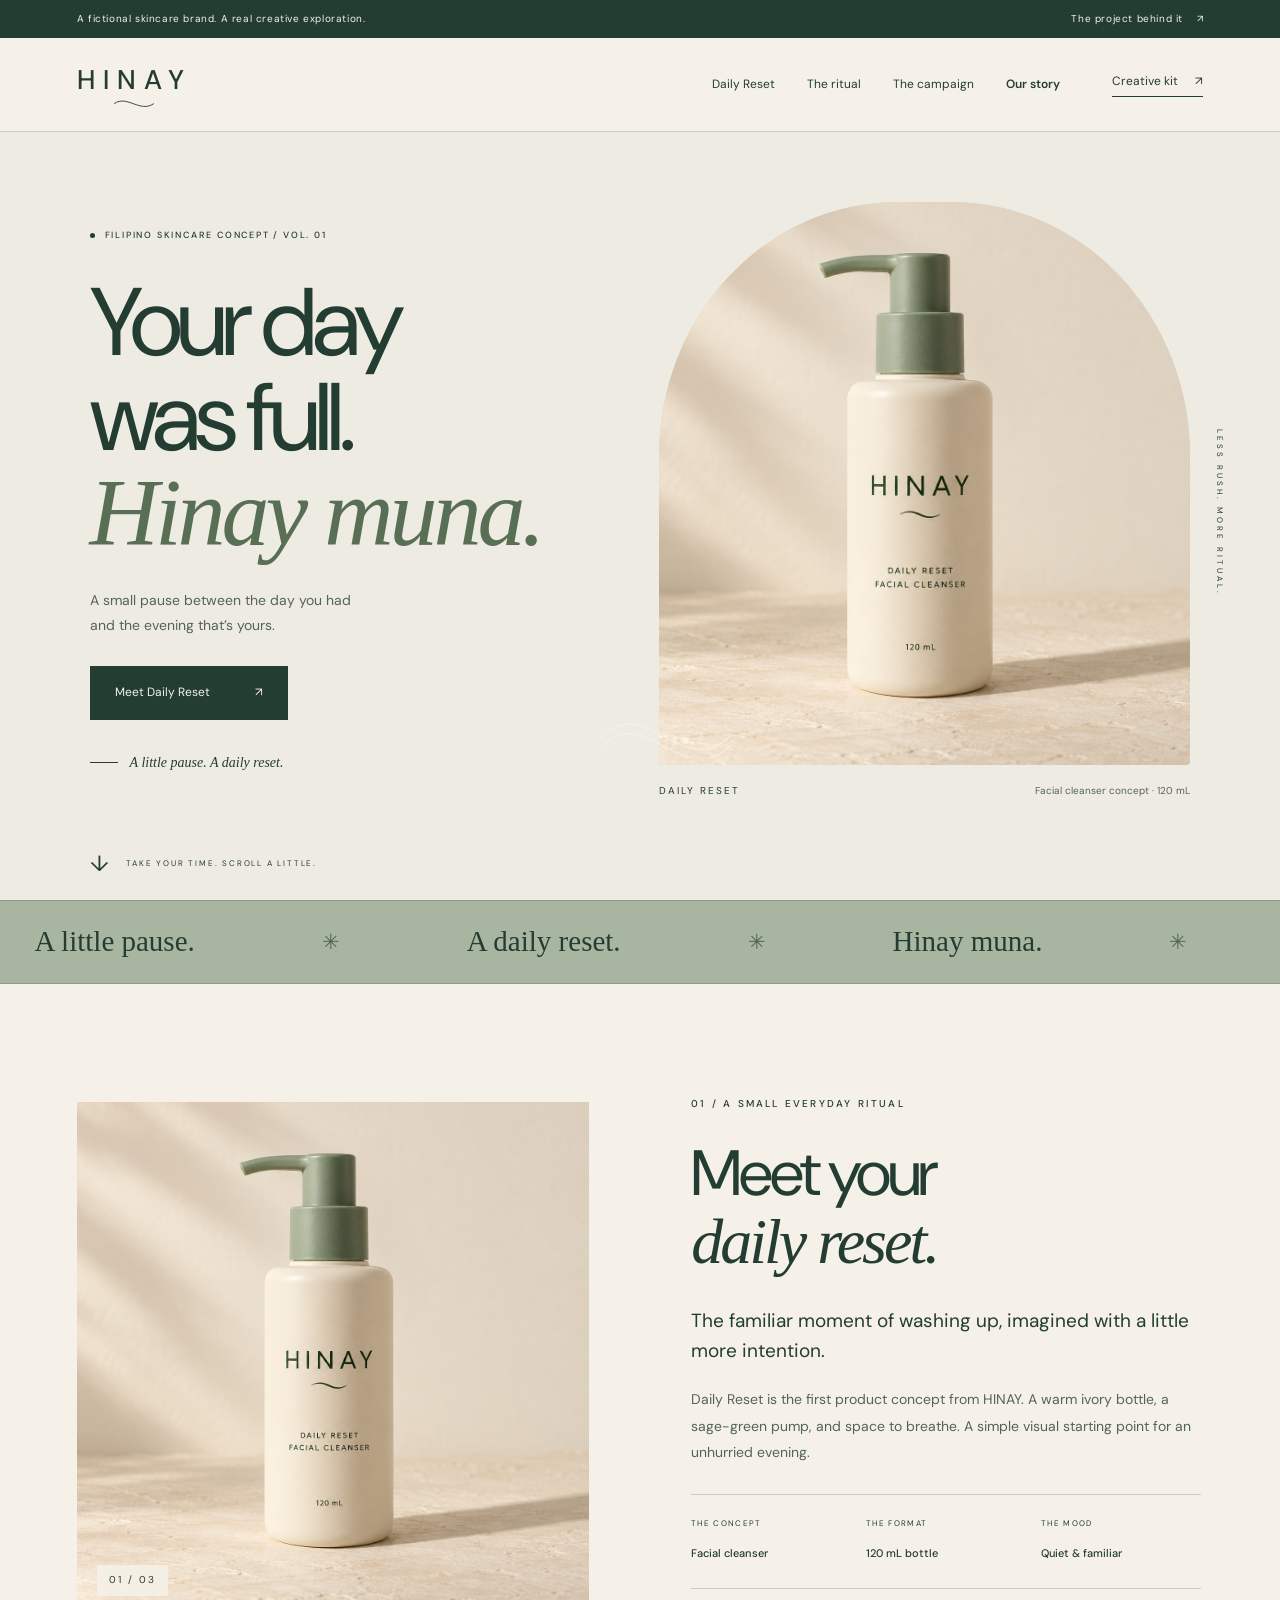
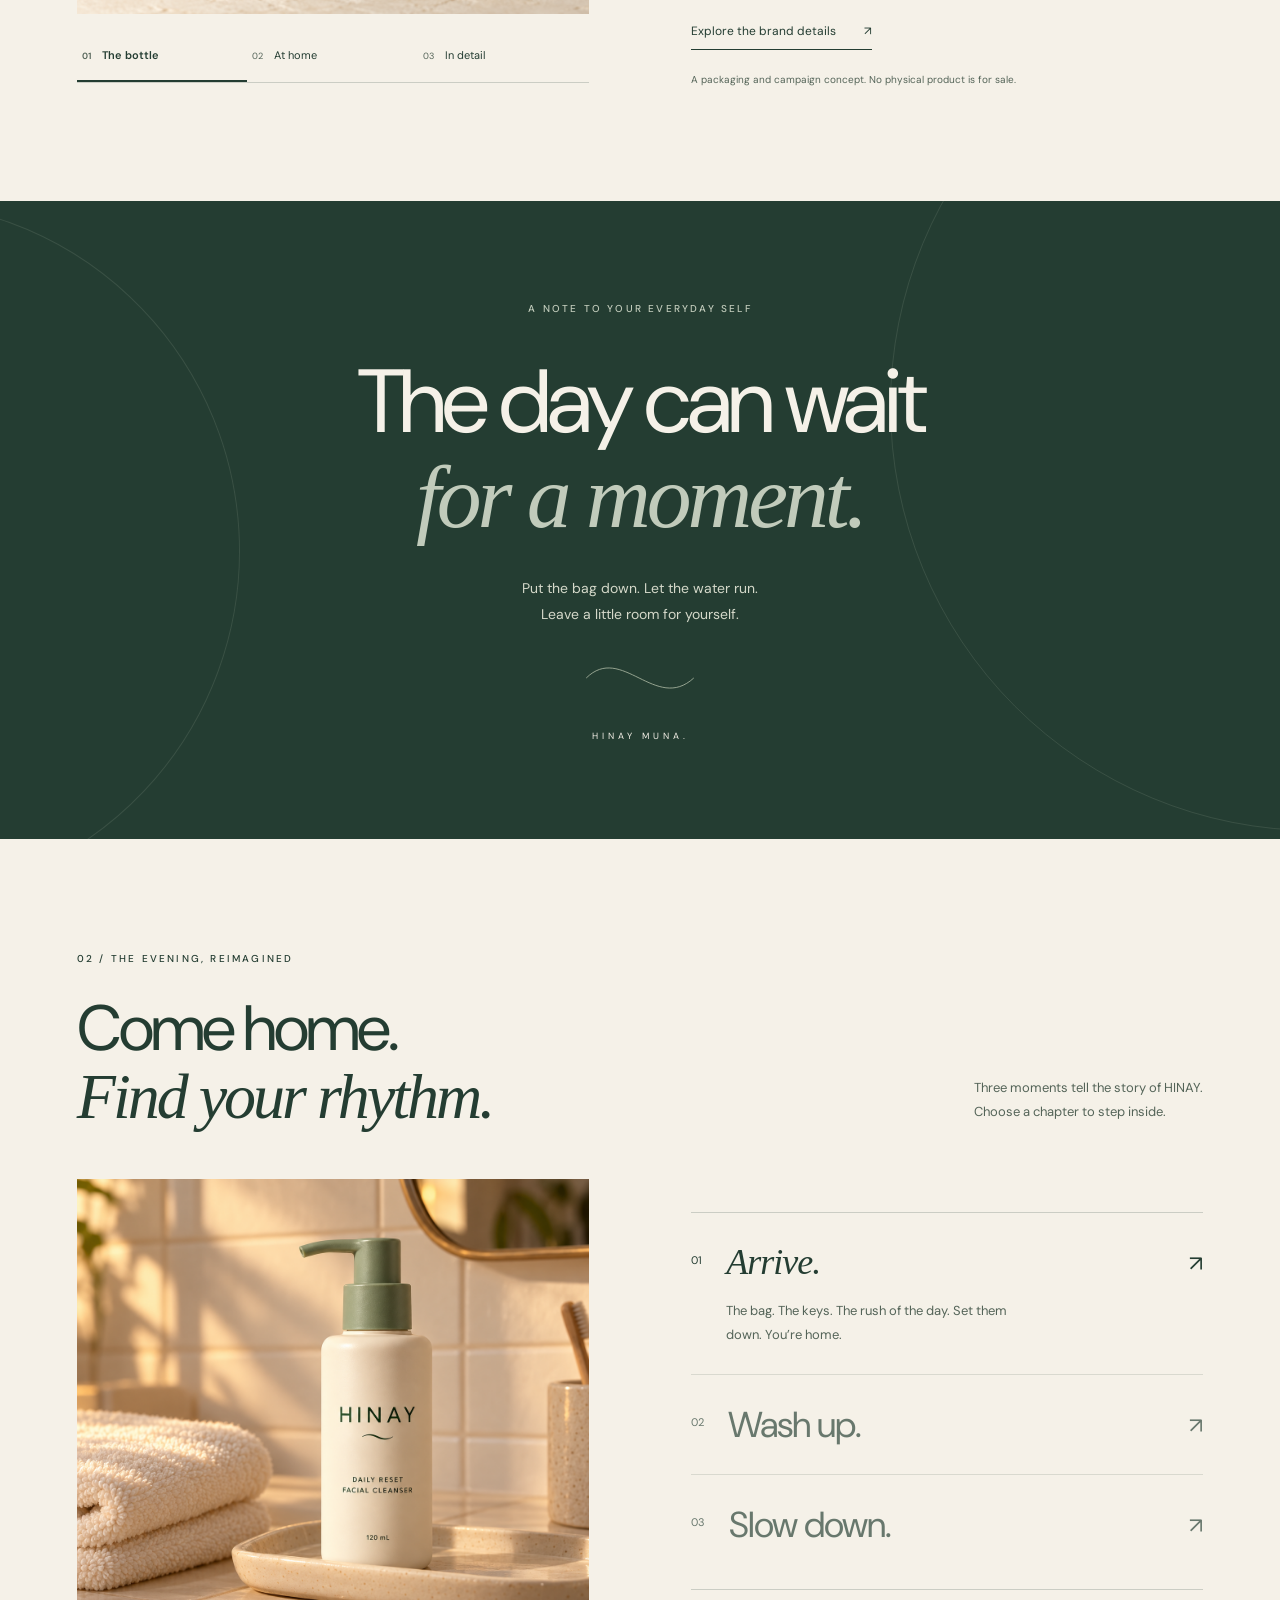
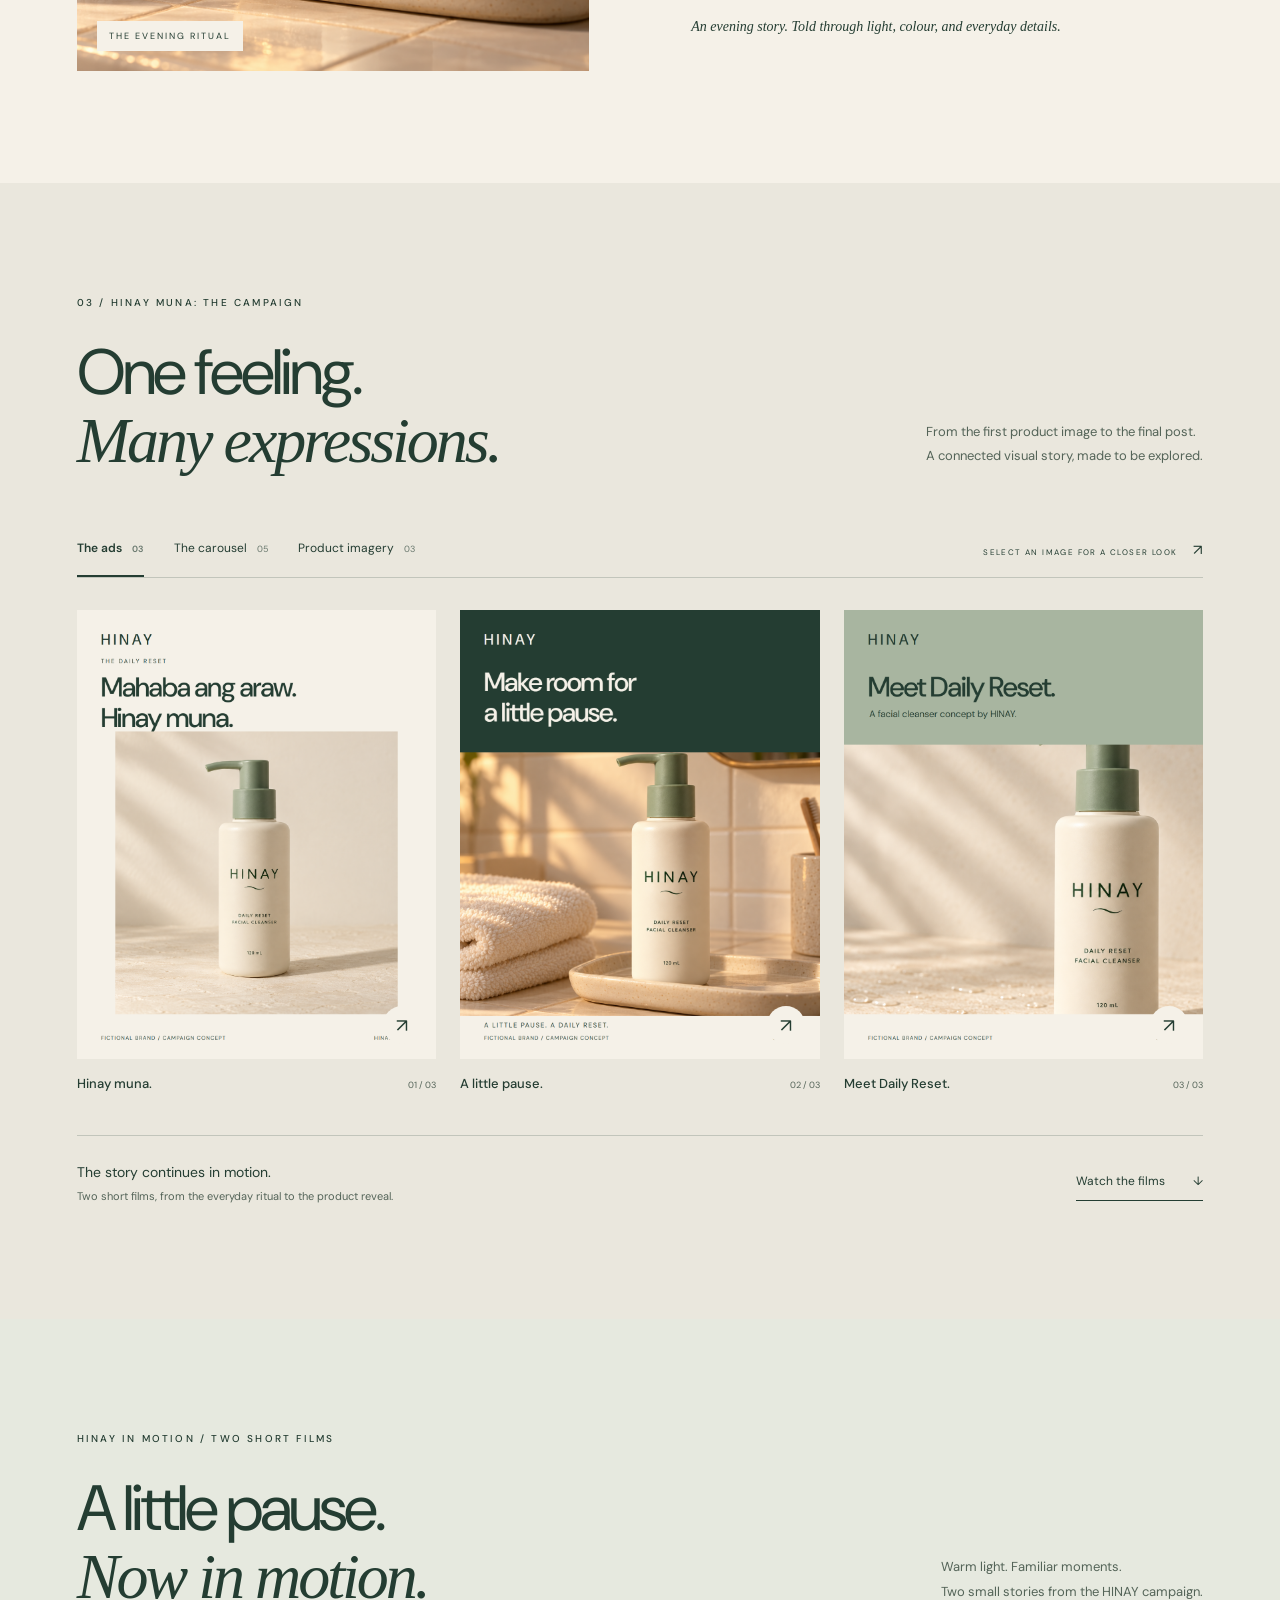
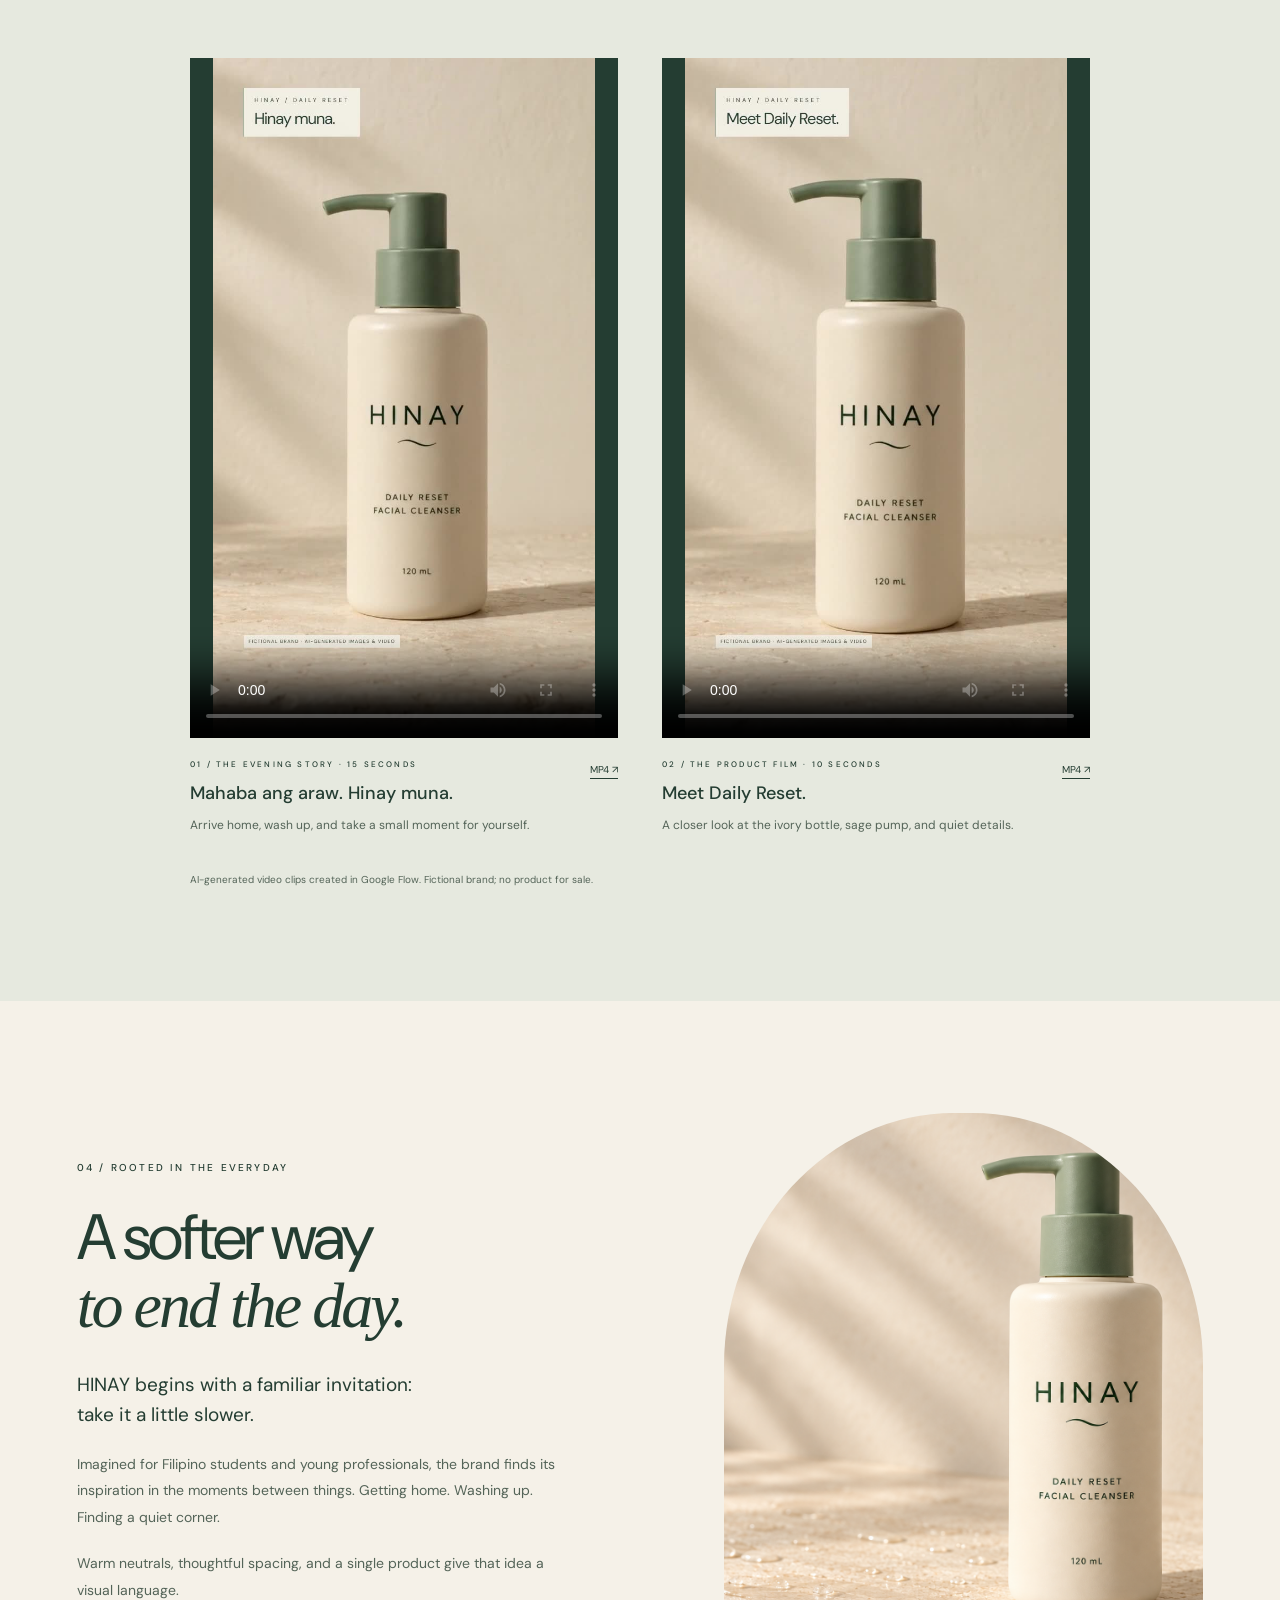
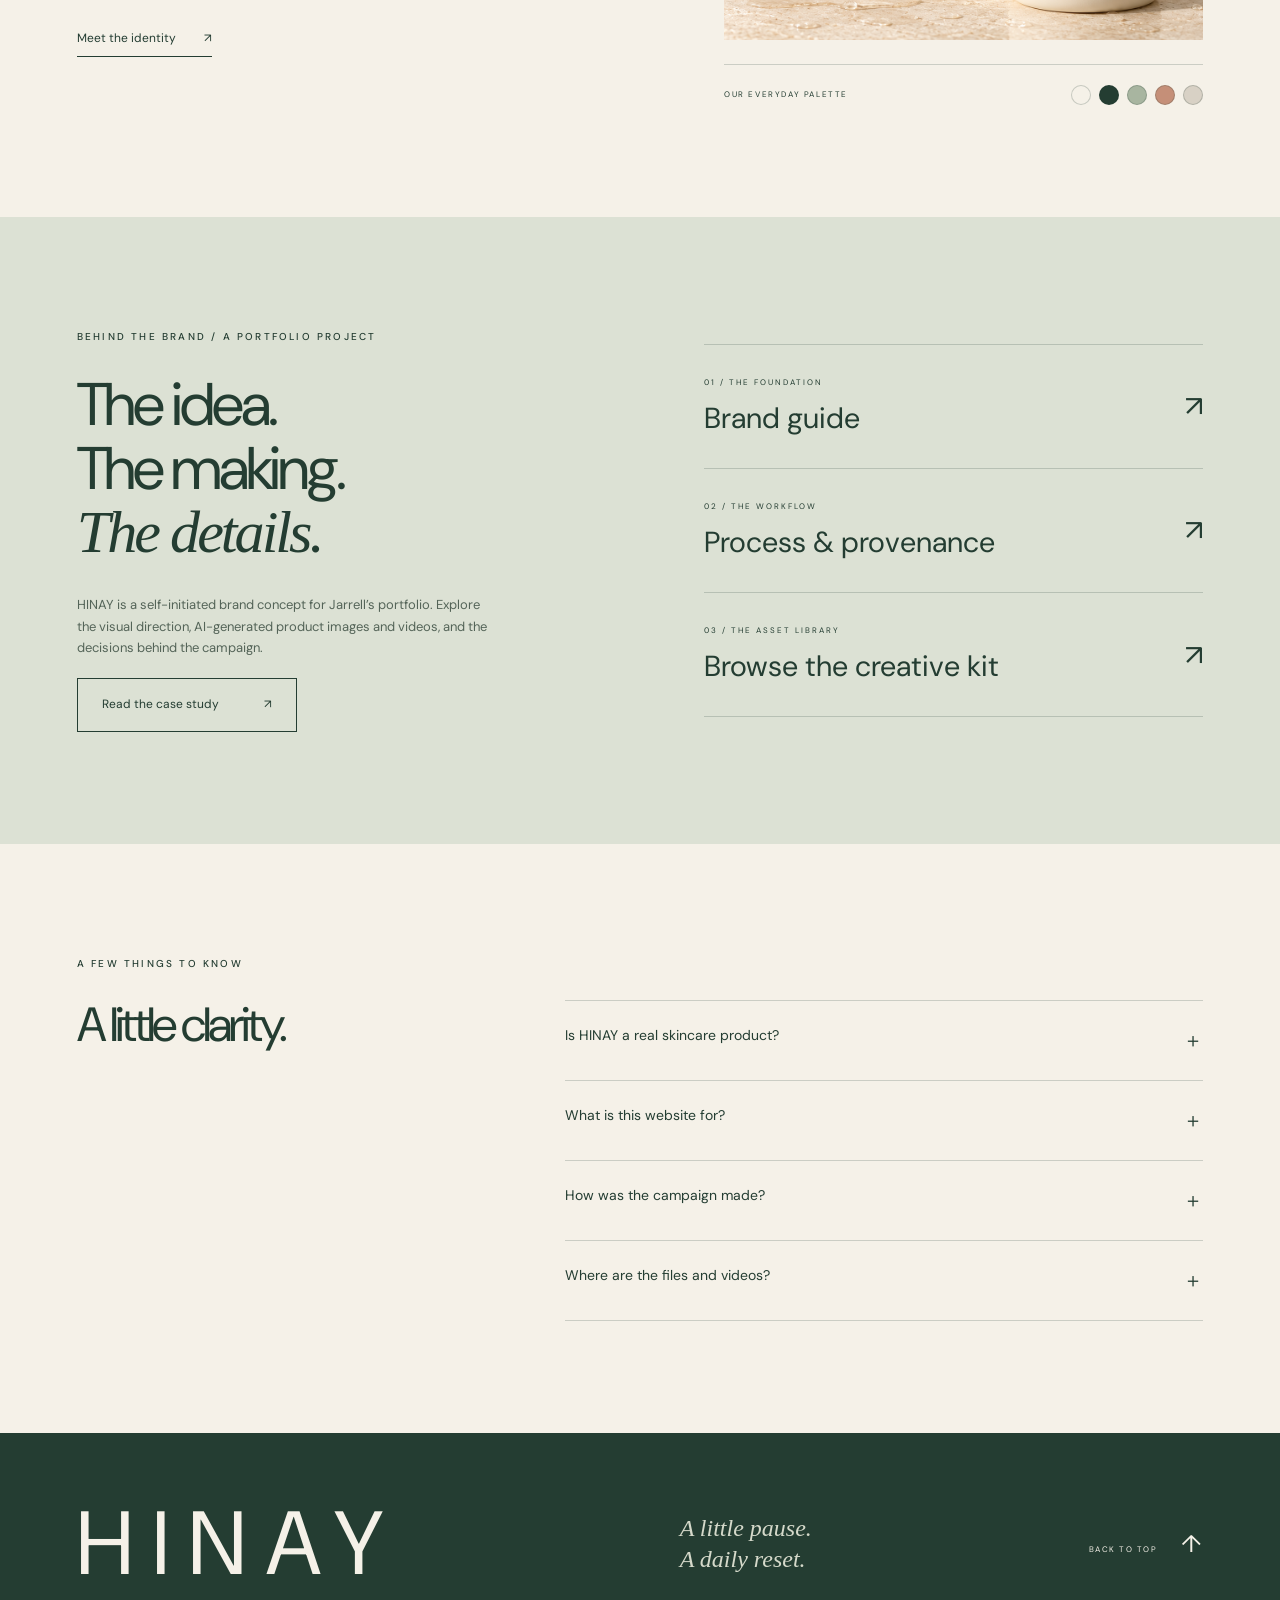
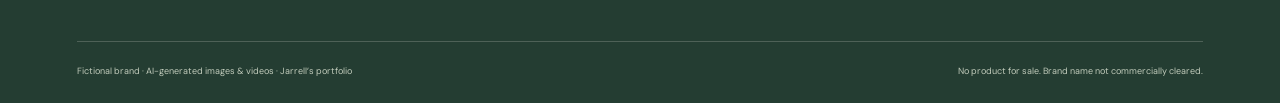
<file: projects/hinay/index.html>
<!doctype html>
<html lang="en">
<head>
<meta charset="UTF-8">
<meta name="viewport" content="width=device-width,initial-scale=1">
<meta name="description" content="HINAY: a fictional Filipino skincare brand and creative portfolio campaign. Explore Daily Reset, the visual identity, and the story behind Hinay Muna.">
<meta name="theme-color" content="#F5F1E8">
<title>HINAY</title>
<link rel="canonical" href="https://jxrllrn.github.io/projects/hinay/">
<meta property="og:type" content="website">
<meta property="og:title" content="HINAY">
<meta property="og:description" content="A fictional Filipino skincare brand, visual campaign, and two short films by Jarrell. Features AI-generated images and videos.">
<meta property="og:url" content="https://jxrllrn.github.io/projects/hinay/">
<meta property="og:image" content="https://jxrllrn.github.io/projects/hinay/portfolio/project-cover.png">
<meta name="twitter:card" content="summary_large_image">
<link rel="stylesheet" href="studio.css">
<script src="studio.js" defer>
</script>
<link rel="icon" type="image/svg+xml" href="brand/favicon.svg"></head>
<body>
<a class="skip-link" href="#main">Skip to content</a>
<div class="announcement">
<span>A fictional skincare brand. A real creative exploration.</span>
<a href="case-study.html">The project behind it <span aria-hidden="true">↗</span>
</a>
</div>
<header class="site-header">
<a class="wordmark" href="#" aria-label="HINAY home">HINAY<svg viewBox="0 0 70 14" aria-hidden="true">
<path d="M2 8C24-7 45 24 68 8"/>
</svg>
</a>
<button class="menu-toggle" aria-expanded="false" aria-controls="main-nav">
<span>Menu</span>
<span aria-hidden="true">＋</span>
</button>
<nav id="main-nav" aria-label="Main navigation">
<a href="#daily-reset">Daily Reset</a>
<a href="#ritual">The ritual</a>
<a href="#campaign">The campaign</a>
<a href="#our-story">Our story</a>
<a class="nav-kit" href="campaign-kit.html">Creative kit <span aria-hidden="true">↗</span>
</a>
</nav>
</header>
<main id="main">
<section class="hero" aria-labelledby="hero-title">
<div class="hero-copy">
<p class="eyebrow">
<span class="tiny-dot">
</span> FILIPINO SKINCARE CONCEPT / VOL. 01</p>
<h1 id="hero-title">Your day<br>was full.<br>
<em>Hinay muna.</em>
</h1>
<p class="hero-description">A small pause between the day you had<br class="desktop-break"> and the evening that’s yours.</p>
<a class="button button-dark" href="#daily-reset">Meet Daily Reset <span aria-hidden="true">↗</span>
</a>
<div class="hero-footnote">
<span class="short-rule">
</span>
<span>A little pause. A daily reset.</span>
</div>
</div>
<div class="hero-visual">
<div class="arch-frame">
<img src="product-images/01-hero.png" width="1254" height="1254" alt="HINAY Daily Reset: an ivory facial cleanser bottle with a sage pump, softly lit on cream stone." fetchpriority="high">
</div>
<span class="vertical-note" aria-hidden="true">LESS RUSH. MORE RITUAL.</span>
<div class="hero-product-note">
<span>DAILY RESET</span>
<span>Facial cleanser concept · 120 mL</span>
</div>
<svg class="hero-ripple" viewBox="0 0 200 60" fill="none" aria-hidden="true">
<path d="M2 28C65-40 127 96 198 28"/>
<path d="M2 43C65-25 127 111 198 43"/>
</svg>
</div>
<a href="#daily-reset" class="scroll-note">
<span aria-hidden="true">↓</span> TAKE YOUR TIME. SCROLL A LITTLE.</a>
</section>
<div class="ticker" aria-label="A little pause. A daily reset. Hinay muna.">
<div class="ticker-track" aria-hidden="true">
<div class="ticker-group">
<span>A little pause.</span>
<i>✳</i>
<span>A daily reset.</span>
<i>✳</i>
<span>Hinay muna.</span>
<i>✳</i>
</div>
<div class="ticker-group">
<span>A little pause.</span>
<i>✳</i>
<span>A daily reset.</span>
<i>✳</i>
<span>Hinay muna.</span>
<i>✳</i>
</div>
</div>
</div>
<section id="daily-reset" class="product section-pad" aria-labelledby="product-title">
<div class="product-media reveal">
<div class="product-photo">
<img id="product-photo" src="product-images/01-hero.png" width="1254" height="1254" alt="Front view of the HINAY Daily Reset bottle on warm cream stone." loading="lazy">
<span class="photo-index" id="photo-index">01 / 03</span>
</div>
<div class="scene-picker" role="group" aria-label="Choose a product photograph">
<button data-scene="0" aria-pressed="true">
<span>01</span> The bottle</button>
<button data-scene="1" aria-pressed="false">
<span>02</span> At home</button>
<button data-scene="2" aria-pressed="false">
<span>03</span> In detail</button>
</div>
</div>
<div class="product-copy reveal">
<p class="eyebrow">01 / A SMALL EVERYDAY RITUAL</p>
<h2 id="product-title">Meet your<br>
<em>daily reset.</em>
</h2>
<p class="section-lede">The familiar moment of washing up, imagined with a little more intention.</p>
<p>Daily Reset is the first product concept from HINAY. A warm ivory bottle, a sage-green pump, and space to breathe. A simple visual starting point for an unhurried evening.</p>
<div class="product-facts">
<div>
<span>THE CONCEPT</span>
<strong>Facial cleanser</strong>
</div>
<div>
<span>THE FORMAT</span>
<strong>120 mL bottle</strong>
</div>
<div>
<span>THE MOOD</span>
<strong>Quiet & familiar</strong>
</div>
</div>
<a class="text-link" href="brand-guide.html">Explore the brand details <span aria-hidden="true">↗</span>
</a>
<p class="concept-note">A packaging and campaign concept. No physical product is for sale.</p>
</div>
</section>
<section class="manifesto" aria-labelledby="manifesto-title">
<div class="manifesto-inner reveal">
<p class="eyebrow">A NOTE TO YOUR EVERYDAY SELF</p>
<h2 id="manifesto-title">The day can wait<br>
<em>for a moment.</em>
</h2>
<p>Put the bag down. Let the water run.<br>Leave a little room for yourself.</p>
<svg viewBox="0 0 180 50" aria-hidden="true">
<path d="M2 25C60-32 116 82 178 25"/>
</svg>
<span class="manifesto-signature">HINAY MUNA.</span>
</div>
<span class="manifesto-orbit orbit-one" aria-hidden="true">
</span>
<span class="manifesto-orbit orbit-two" aria-hidden="true">
</span>
</section>
<section id="ritual" class="ritual section-pad" aria-labelledby="ritual-title">
<div class="section-heading reveal">
<div>
<p class="eyebrow">02 / THE EVENING, REIMAGINED</p>
<h2 id="ritual-title">Come home.<br>
<em>Find your rhythm.</em>
</h2>
</div>
<p>Three moments tell the story of HINAY.<br>Choose a chapter to step inside.</p>
</div>
<div class="ritual-layout reveal">
<div class="ritual-image">
<img id="ritual-photo" src="product-images/02-evening-ritual.png" alt="A warmly lit tiled bathroom, with the HINAY bottle beside a folded towel." width="1254" height="1254" loading="lazy">
<span id="ritual-scene-label">THE EVENING RITUAL</span>
</div>
<div class="ritual-chapters" role="group" aria-label="Evening story chapters">
<button class="chapter active" data-chapter="0" aria-pressed="true">
<span class="chapter-number">01</span>
<span class="chapter-body">
<span class="chapter-title">Arrive.</span>
<span class="chapter-description">The bag. The keys. The rush of the day. Set them down. You’re home.</span>
</span>
<span class="chapter-arrow" aria-hidden="true">↗</span>
</button>
<button class="chapter" data-chapter="1" aria-pressed="false">
<span class="chapter-number">02</span>
<span class="chapter-body">
<span class="chapter-title">Wash up.</span>
<span class="chapter-description">Turn on the tap. Let an ordinary routine mark a change of pace.</span>
</span>
<span class="chapter-arrow" aria-hidden="true">↗</span>
</button>
<button class="chapter" data-chapter="2" aria-pressed="false">
<span class="chapter-number">03</span>
<span class="chapter-body">
<span class="chapter-title">Slow down.</span>
<span class="chapter-description">A quiet counter. A folded towel. A small moment that belongs to you.</span>
</span>
<span class="chapter-arrow" aria-hidden="true">↗</span>
</button>
<p class="ritual-bottom-note">An evening story. Told through light, colour, and everyday details.</p>
</div>
</div>
</section>
<section id="campaign" class="campaign section-pad" aria-labelledby="campaign-title">
<div class="section-heading reveal">
<div>
<p class="eyebrow">03 / HINAY MUNA: THE CAMPAIGN</p>
<h2 id="campaign-title">One feeling.<br>
<em>Many expressions.</em>
</h2>
</div>
<p>From the first product image to the final post.<br>A connected visual story, made to be explored.</p>
</div>
<div class="gallery-toolbar">
<div class="gallery-filters" role="group" aria-label="Filter campaign artwork">
<button data-filter="ads" aria-pressed="true">The ads <span>03</span>
</button>
<button data-filter="carousel" aria-pressed="false">The carousel <span>05</span>
</button>
<button data-filter="product" aria-pressed="false">Product imagery <span>03</span>
</button>
</div>
<span class="gallery-hint">SELECT AN IMAGE FOR A CLOSER LOOK <span aria-hidden="true">↗</span>
</span>
</div>
<div class="art-grid" id="art-grid" aria-live="polite" aria-label="Campaign artwork">
</div>
<noscript>
<p>
<a href="campaign-kit.html">Open the complete artwork gallery</a> to view every campaign asset without JavaScript.</p>
</noscript>
<div class="campaign-foot">
<p>The story continues in motion.<br>
<span>Two short films, from the everyday ritual to the product reveal.</span>
</p>
<a class="text-link" href="#films">Watch the films <span aria-hidden="true">↓</span>
</a>
</div>
</section>
<section id="films" class="films section-pad" aria-labelledby="films-title">
<div class="section-heading reveal"><div><p class="eyebrow">HINAY IN MOTION / TWO SHORT FILMS</p><h2 id="films-title">A little pause.<br><em>Now in motion.</em></h2></div><p>Warm light. Familiar moments.<br>Two small stories from the HINAY campaign.</p></div>
<div class="film-grid">
<article class="film-card"><video controls playsinline preload="metadata" poster="films/01-hinay-muna-15s-poster.jpg" aria-label="Hinay Muna, a 15-second evening ritual campaign film"><source src="films/01-hinay-muna-15s.mp4" type="video/mp4">Your browser cannot play this film. <a href="films/01-hinay-muna-15s.mp4">Download the video</a>.</video><div class="film-caption"><div><p class="eyebrow">01 / THE EVENING STORY · 15 SECONDS</p><h3>Mahaba ang araw. Hinay muna.</h3><p>Arrive home, wash up, and take a small moment for yourself.</p></div><a href="films/01-hinay-muna-15s.mp4" download aria-label="Download the 15-second Hinay Muna film">MP4 ↗</a></div></article>
<article class="film-card"><video controls playsinline preload="metadata" poster="films/02-meet-daily-reset-10s-poster.jpg" aria-label="Meet Daily Reset, a 10-second product campaign film"><source src="films/02-meet-daily-reset-10s.mp4" type="video/mp4">Your browser cannot play this film. <a href="films/02-meet-daily-reset-10s.mp4">Download the video</a>.</video><div class="film-caption"><div><p class="eyebrow">02 / THE PRODUCT FILM · 10 SECONDS</p><h3>Meet Daily Reset.</h3><p>A closer look at the ivory bottle, sage pump, and quiet details.</p></div><a href="films/02-meet-daily-reset-10s.mp4" download aria-label="Download the 10-second Daily Reset film">MP4 ↗</a></div></article>
</div><p class="film-credit">AI-generated video clips created in Google Flow. Fictional brand; no product for sale.</p>
</section>
<section id="our-story" class="story section-pad" aria-labelledby="story-title">
<div class="story-copy reveal">
<p class="eyebrow">04 / ROOTED IN THE EVERYDAY</p>
<h2 id="story-title">A softer way<br>
<em>to end the day.</em>
</h2>
<p class="section-lede">HINAY begins with a familiar invitation:<br>take it a little slower.</p>
<p>Imagined for Filipino students and young professionals, the brand finds its inspiration in the moments between things. Getting home. Washing up. Finding a quiet corner.</p>
<p>Warm neutrals, thoughtful spacing, and a single product give that idea a visual language.</p>
<a class="text-link" href="brand-guide.html">Meet the identity <span aria-hidden="true">↗</span>
</a>
</div>
<div class="story-visual reveal">
<img src="product-images/03-packaging-detail.png" alt="A close look at HINAY packaging in soft afternoon light." width="1254" height="1254" loading="lazy">
<div class="colour-caption">
<span>OUR EVERYDAY PALETTE</span>
<div class="colour-dots" aria-label="Warm cream, deep forest, muted sage, soft clay and warm stone">
<i style="--swatch:#F5F1E8">
</i>
<i style="--swatch:#243D32">
</i>
<i style="--swatch:#A8B5A0">
</i>
<i style="--swatch:#C58F78">
</i>
<i style="--swatch:#D8D1C5">
</i>
</div>
</div>
</div>
</section>
<section class="project-notes section-pad" aria-labelledby="project-title">
<div class="project-intro">
<p class="eyebrow">BEHIND THE BRAND / A PORTFOLIO PROJECT</p>
<h2 id="project-title">The idea.<br>The making.<br>
<em>The details.</em>
</h2>
<p>HINAY is a self-initiated brand concept for Jarrell’s portfolio. Explore the visual direction, AI-generated product images and videos, and the decisions behind the campaign.</p>
<a class="button button-outline" href="case-study.html">Read the case study <span aria-hidden="true">↗</span>
</a>
</div>
<div class="project-resources">
<a href="brand-guide.html">
<span>
<small>01 / THE FOUNDATION</small>Brand guide</span>
<span aria-hidden="true">↗</span>
</a>
<a href="process.html">
<span>
<small>02 / THE WORKFLOW</small>Process & provenance</span>
<span aria-hidden="true">↗</span>
</a>
<a href="campaign-kit.html">
<span>
<small>03 / THE ASSET LIBRARY</small>Browse the creative kit</span>
<span aria-hidden="true">↗</span>
</a>
</div>
</section>
<section class="faq section-pad" aria-labelledby="faq-title">
<p class="eyebrow">A FEW THINGS TO KNOW</p>
<h2 id="faq-title">A little clarity.</h2>
<div class="faq-list">
<details>
<summary>Is HINAY a real skincare product?<span aria-hidden="true">＋</span>
</summary>
<p>HINAY is a fictional brand created for a portfolio campaign. No physical product is being sold, and no formulation or skincare performance is claimed.</p>
</details>
<details>
<summary>What is this website for?<span aria-hidden="true">＋</span>
</summary>
<p>It is a brand-experience showcase: a place to explore the concept, product visuals, campaign design, and creative process. It demonstrates how those elements can work together on a website.</p>
</details>
<details>
<summary>How was the campaign made?<span aria-hidden="true">＋</span>
</summary>
<p>The campaign combines a defined brand direction, AI-generated product images, video clips generated in Google Flow, and separately composed typography and layouts. A shared bottle reference helps maintain visual consistency.</p>
</details>
<details>
<summary>Where are the files and videos?<span aria-hidden="true">＋</span>
</summary>
<p>The <a href="campaign-kit.html">creative kit</a> contains artwork, editable layouts, copy, brand assets and the two finished MP4 edits. You can <a href="#films">watch the films here</a> or download them. The original video scripts and end cards remain included.</p>
</details>
</div>
</section>
</main>
<footer class="site-footer">
<div class="footer-top">
<a class="footer-wordmark" href="#" aria-label="HINAY home">HINAY</a>
<p>A little pause.<br>A daily reset.</p>
<a class="back-top" href="#">BACK TO TOP <span aria-hidden="true">↑</span>
</a>
</div>
<div class="footer-bottom">
<p>Fictional brand · AI-generated images & videos · Jarrell’s portfolio</p>
<p>No product for sale. Brand name not commercially cleared.</p>
</div>
</footer>
<dialog class="art-dialog" id="art-dialog" aria-labelledby="viewer-title">
<div class="viewer-bar">
<span class="eyebrow" id="viewer-index">
</span>
<button id="viewer-close" class="icon-button" aria-label="Close image viewer">✕</button>
</div>
<div class="viewer-stage">
<button id="viewer-prev" class="icon-button viewer-arrow" aria-label="Previous artwork">←</button>
<img id="viewer-image" alt="">
<button id="viewer-next" class="icon-button viewer-arrow" aria-label="Next artwork">→</button>
</div>
<div class="viewer-details">
<div>
<h2 id="viewer-title">
</h2>
<p id="viewer-description">
</p>
</div>
<div class="viewer-downloads">
<a id="viewer-png" download>Download PNG <span aria-hidden="true">↗</span>
</a>
<a id="viewer-svg" download>Editable SVG <span aria-hidden="true">↗</span>
</a>
</div>
</div>
</dialog>
</body>
</html>
</file>
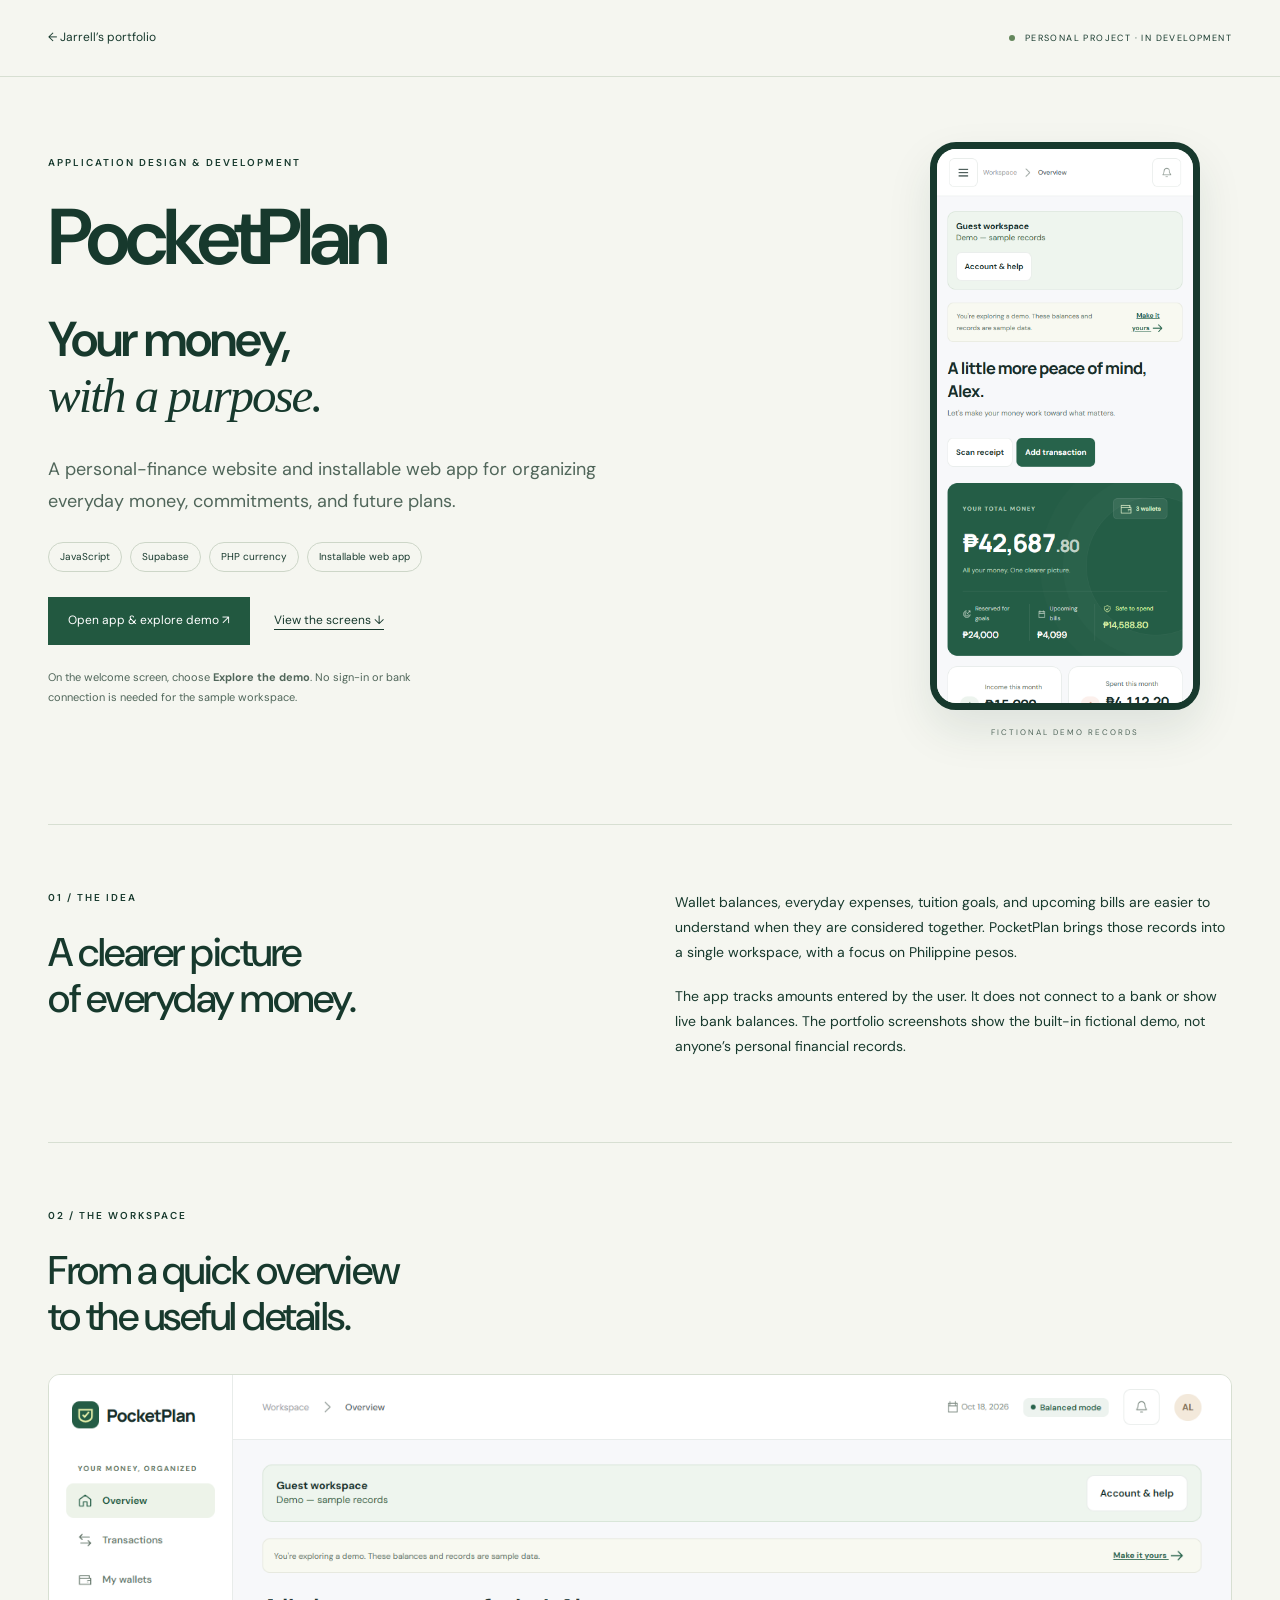
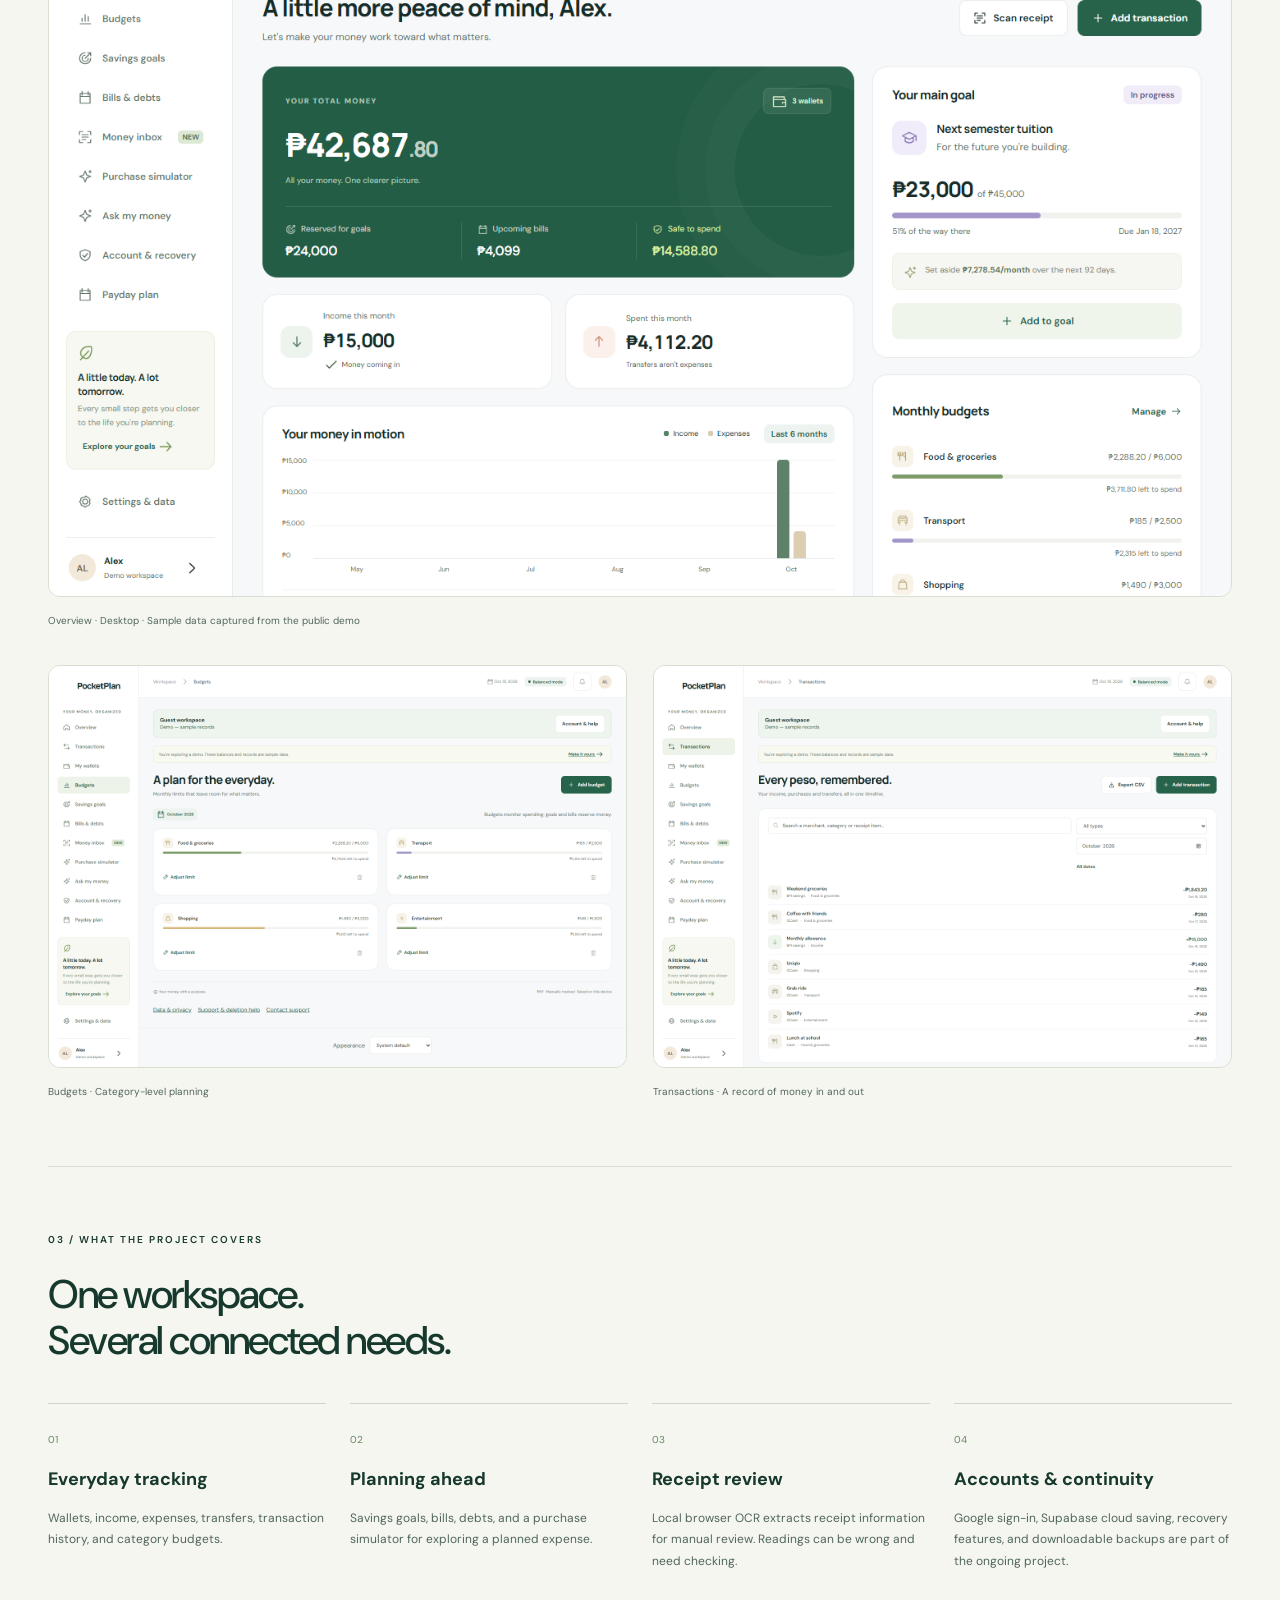
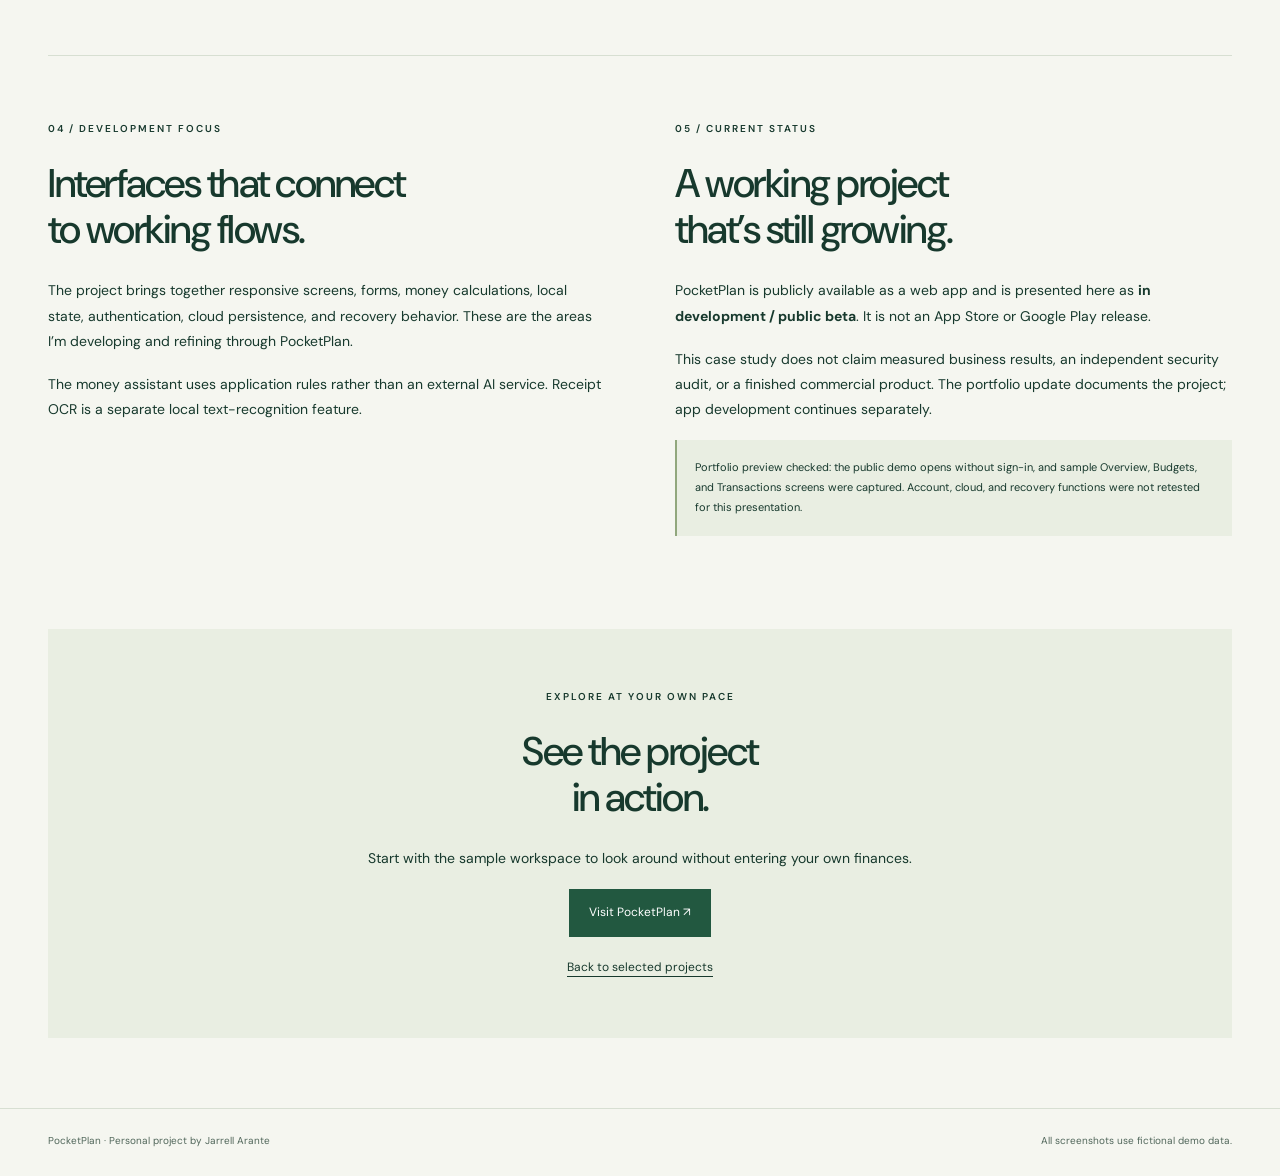
<file: projects/pocketplan/index.html>
<!doctype html>
<html lang="en"><head><meta charset="UTF-8"><meta name="viewport" content="width=device-width,initial-scale=1"><meta name="description" content="PocketPlan, an in-development personal-finance web app by Jarrell Arante. Explore the project, sample-data screenshots, and public demo."><title>PocketPlan Case Study</title><link rel="stylesheet" href="case-study.css"><link rel="canonical" href="https://jxrllrn.github.io/projects/pocketplan/"><meta property="og:title" content="PocketPlan Case Study"><meta property="og:description" content="An ongoing personal-finance web application. A portfolio case study with fictional demo records."><meta property="og:image" content="https://jxrllrn.github.io/projects/pocketplan/assets/desktop-demo.png"><meta name="twitter:card" content="summary_large_image"><link rel="icon" type="image/svg+xml" href="assets/icon.svg"></head>
<body><a class="skip-link" href="#main">Skip to case study</a><header><a class="back" href="../../#projects">← Jarrell’s portfolio</a><span class="status"><i></i> PERSONAL PROJECT · IN DEVELOPMENT</span></header><main id="main">
<section class="hero"><div><p class="eyebrow">APPLICATION DESIGN & DEVELOPMENT</p><h1>PocketPlan<span>Your money,<br><em>with a purpose.</em></span></h1><p class="lede">A personal-finance website and installable web app for organizing everyday money, commitments, and future plans.</p><div class="tags"><span>JavaScript</span><span>Supabase</span><span>PHP currency</span><span>Installable web app</span></div><div class="actions"><a class="button" href="https://pocketplan-gilt.vercel.app/" target="_blank" rel="noopener noreferrer">Open app & explore demo ↗</a><a class="text-link" href="#screens">View the screens ↓</a></div><p class="demo-note">On the welcome screen, choose <strong>Explore the demo</strong>. No sign-in or bank connection is needed for the sample workspace.</p></div><figure class="mobile-preview"><img src="assets/mobile-demo.png" alt="PocketPlan mobile dashboard clearly labelled Demo: sample records, showing sample balances for fictional user Alex." width="390" height="844"><figcaption>FICTIONAL DEMO RECORDS</figcaption></figure></section>
<section class="overview"><div><p class="eyebrow">01 / THE IDEA</p><h2>A clearer picture<br>of everyday money.</h2></div><div><p>Wallet balances, everyday expenses, tuition goals, and upcoming bills are easier to understand when they are considered together. PocketPlan brings those records into a single workspace, with a focus on Philippine pesos.</p><p>The app tracks amounts entered by the user. It does not connect to a bank or show live bank balances. The portfolio screenshots show the built-in fictional demo, not anyone’s personal financial records.</p></div></section>
<section class="screen-section" id="screens"><p class="eyebrow">02 / THE WORKSPACE</p><h2>From a quick overview<br>to the useful details.</h2><figure class="wide-screen"><img src="assets/desktop-demo.png" alt="PocketPlan desktop overview showing sample wallets, reserved savings, bills, spending summaries and monthly budgets." width="1440" height="1000" loading="lazy"><figcaption>Overview · Desktop · Sample data captured from the public demo</figcaption></figure><div class="screen-grid"><figure><a href="assets/budgets-demo.png"><img src="assets/budgets-demo.png" alt="PocketPlan budgets screen with sample categories and their spending progress." width="1440" height="1000" loading="lazy"></a><figcaption>Budgets · Category-level planning</figcaption></figure><figure><a href="assets/transactions-demo.png"><img src="assets/transactions-demo.png" alt="PocketPlan transaction history displaying fictional sample income and expenses." width="1440" height="1000" loading="lazy"></a><figcaption>Transactions · A record of money in and out</figcaption></figure></div></section>
<section class="features"><p class="eyebrow">03 / WHAT THE PROJECT COVERS</p><h2>One workspace.<br>Several connected needs.</h2><div class="feature-grid"><article><span>01</span><h3>Everyday tracking</h3><p>Wallets, income, expenses, transfers, transaction history, and category budgets.</p></article><article><span>02</span><h3>Planning ahead</h3><p>Savings goals, bills, debts, and a purchase simulator for exploring a planned expense.</p></article><article><span>03</span><h3>Receipt review</h3><p>Local browser OCR extracts receipt information for manual review. Readings can be wrong and need checking.</p></article><article><span>04</span><h3>Accounts & continuity</h3><p>Google sign-in, Supabase cloud saving, recovery features, and downloadable backups are part of the ongoing project.</p></article></div></section>
<section class="details-grid"><div><p class="eyebrow">04 / DEVELOPMENT FOCUS</p><h2>Interfaces that connect<br>to working flows.</h2><p>The project brings together responsive screens, forms, money calculations, local state, authentication, cloud persistence, and recovery behavior. These are the areas I’m developing and refining through PocketPlan.</p><p>The money assistant uses application rules rather than an external AI service. Receipt OCR is a separate local text-recognition feature.</p></div><div><p class="eyebrow">05 / CURRENT STATUS</p><h2>A working project<br>that’s still growing.</h2><p>PocketPlan is publicly available as a web app and is presented here as <strong>in development / public beta</strong>. It is not an App Store or Google Play release.</p><p>This case study does not claim measured business results, an independent security audit, or a finished commercial product. The portfolio update documents the project; app development continues separately.</p><p class="verification-note">Portfolio preview checked: the public demo opens without sign-in, and sample Overview, Budgets, and Transactions screens were captured. Account, cloud, and recovery functions were not retested for this presentation.</p></div></section>
<section class="closing"><p class="eyebrow">EXPLORE AT YOUR OWN PACE</p><h2>See the project<br>in action.</h2><p>Start with the sample workspace to look around without entering your own finances.</p><a class="button" href="https://pocketplan-gilt.vercel.app/" target="_blank" rel="noopener noreferrer">Visit PocketPlan ↗</a><a class="text-link" href="../../#projects">Back to selected projects</a></section>
</main><footer><span>PocketPlan · Personal project by Jarrell Arante</span><span>All screenshots use fictional demo data.</span></footer></body></html>
</file>
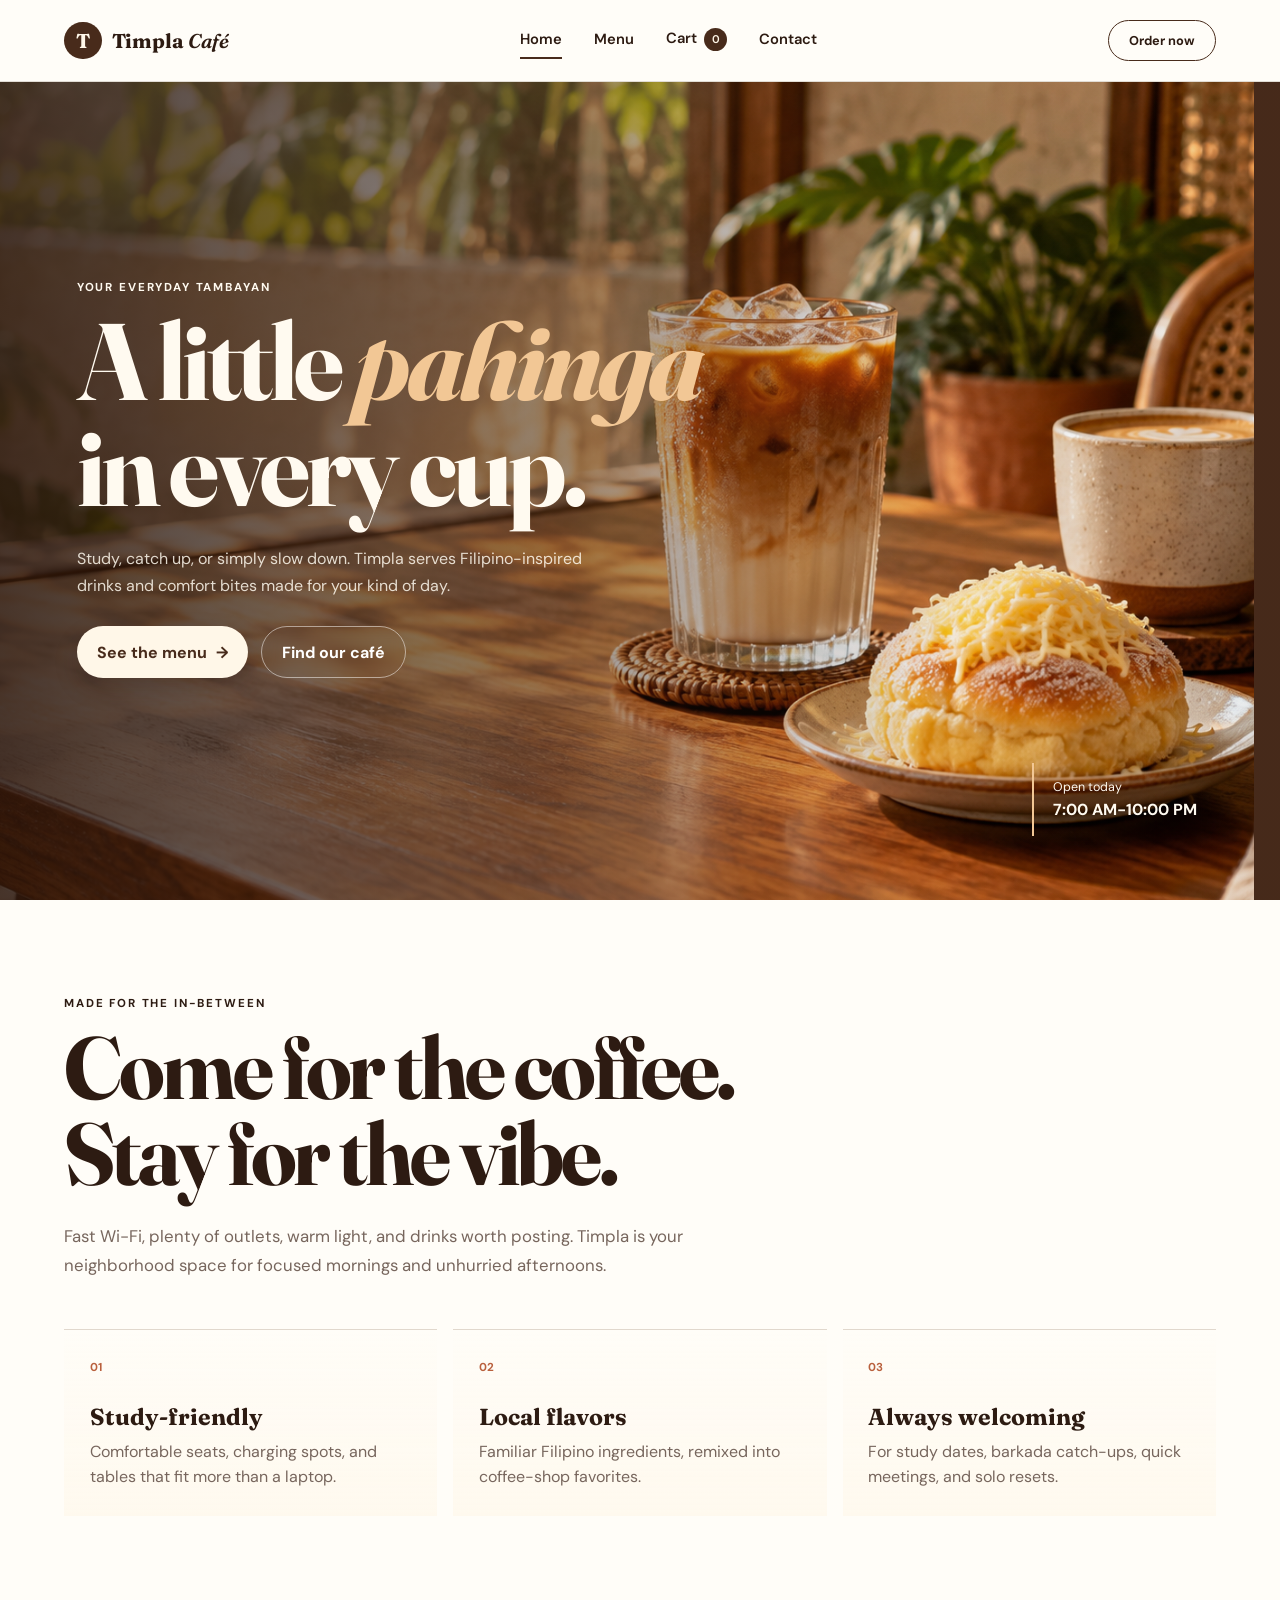
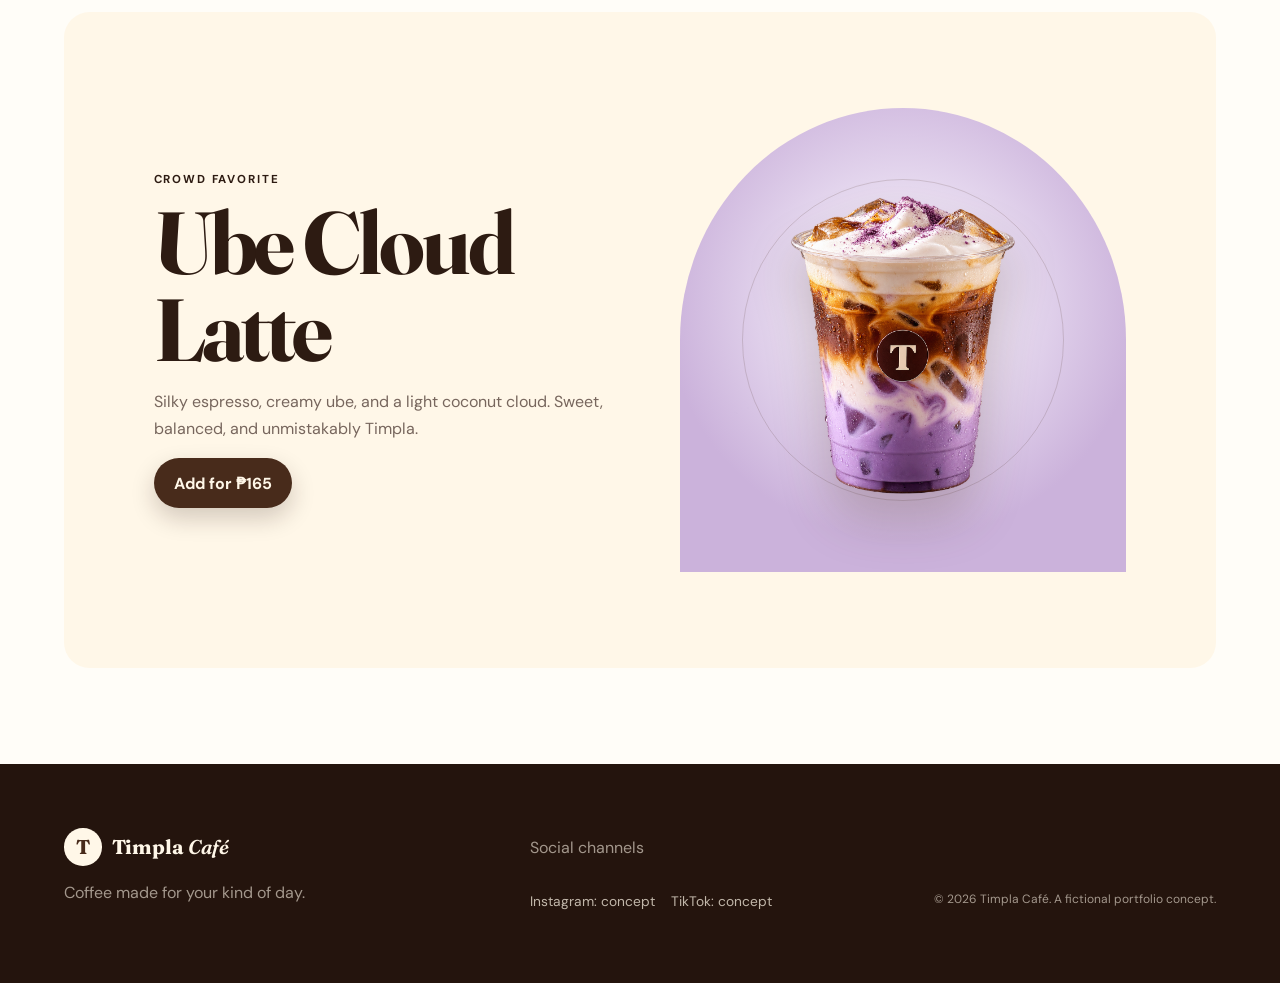
<file: projects/timpla-cafe/index.html>
<!doctype html>
<html lang="en">
<head>
  <meta charset="UTF-8">
  <meta name="viewport" content="width=device-width, initial-scale=1.0">
  <meta name="theme-color" content="#482B1B">
  <meta name="description" content="Timpla Café: coffee made for your kind of day.">
  <meta property="og:title" content="Timpla Café">
  <meta property="og:description" content="A mobile-first café website and digital-menu portfolio concept.">
  <meta property="og:type" content="website">
  <meta property="og:image" content="assets/timpla-hero.png">
  <title>Timpla Café</title>
  <link rel="icon" href="data:image/svg+xml,%3Csvg xmlns='http://www.w3.org/2000/svg' viewBox='0 0 64 64'%3E%3Ccircle cx='32' cy='32' r='32' fill='%23482b1b'/%3E%3Ctext x='32' y='43' text-anchor='middle' font-size='34' fill='%23fff7e8'%3ET%3C/text%3E%3C/svg%3E">
  <link rel="preconnect" href="https://fonts.googleapis.com">
  <link rel="preconnect" href="https://fonts.gstatic.com" crossorigin>
  <link href="https://fonts.googleapis.com/css2?family=DM+Sans:wght@400;500;600;700&family=Fraunces:opsz,wght@9..144,600;9..144,700&display=swap" rel="stylesheet">
  <link rel="stylesheet" href="styles.css?v=2">
</head>
<body>
  <a class="skip-link" href="#main">Skip to content</a>

  <header class="site-header">
    <a class="brand" href="#home" aria-label="Timpla Café home">
      <span class="brand-mark" aria-hidden="true">T</span>
      <span>Timpla <em>Café</em></span>
    </a>
    <nav class="desktop-nav" aria-label="Primary navigation">
      <a href="#home" data-nav="home">Home</a>
      <a href="#menu" data-nav="menu">Menu</a>
      <a href="#cart" data-nav="cart">Cart <span class="cart-pill" data-cart-count>0</span></a>
      <a href="#contact" data-nav="contact">Contact</a>
    </nav>
    <a class="header-order" href="#menu">Order now</a>
  </header>

  <main id="main">
    <section class="screen active" data-screen="home" aria-labelledby="home-title">
      <div class="hero">
        <img src="assets/timpla-hero.png" alt="Iced coffee, hot latte, and ensaymada on a sunlit café table">
        <div class="hero-overlay"></div>
        <div class="hero-copy">
          <p class="eyebrow">Your everyday tambayan</p>
          <h1 id="home-title">A little <em>pahinga</em> in every cup.</h1>
          <p>Study, catch up, or simply slow down. Timpla serves Filipino-inspired drinks and comfort bites made for your kind of day.</p>
          <div class="hero-actions">
            <a class="button button-primary" href="#menu">See the menu <span aria-hidden="true">→</span></a>
            <a class="button button-ghost" href="#contact">Find our café</a>
          </div>
        </div>
        <div class="hero-note" aria-label="Store hours">
          <span>Open today</span>
          <strong>7:00 AM-10:00 PM</strong>
        </div>
      </div>

      <section class="home-section intro" aria-labelledby="intro-title">
        <p class="eyebrow">Made for the in-between</p>
        <h2 id="intro-title">Come for the coffee.<br>Stay for the vibe.</h2>
        <p class="section-lede">Fast Wi-Fi, plenty of outlets, warm light, and drinks worth posting. Timpla is your neighborhood space for focused mornings and unhurried afternoons.</p>
        <div class="feature-grid">
          <article><span>01</span><h3>Study-friendly</h3><p>Comfortable seats, charging spots, and tables that fit more than a laptop.</p></article>
          <article><span>02</span><h3>Local flavors</h3><p>Familiar Filipino ingredients, remixed into coffee-shop favorites.</p></article>
          <article><span>03</span><h3>Always welcoming</h3><p>For study dates, barkada catch-ups, quick meetings, and solo resets.</p></article>
        </div>
      </section>

      <section class="home-section bestseller" aria-labelledby="best-title">
        <div>
          <p class="eyebrow">Crowd favorite</p>
          <h2 id="best-title">Ube Cloud Latte</h2>
          <p>Silky espresso, creamy ube, and a light coconut cloud. Sweet, balanced, and unmistakably Timpla.</p>
          <button class="button button-primary quick-add" data-product-id="ube-cloud">Add for ₱165</button>
        </div>
        <div class="drink-art" aria-hidden="true">
          <span class="product-orbit"></span>
          <img src="assets/products/ube-cloud.png" alt="" loading="lazy">
          <p>UBE<br>CLOUD</p>
        </div>
      </section>
    </section>

    <section class="screen" data-screen="menu" aria-labelledby="menu-title">
      <header class="page-heading">
        <p class="eyebrow">Choose your timpla</p>
        <h1 id="menu-title">Something for every mood.</h1>
        <p>Familiar Filipino flavors, brewed and baked with a playful twist.</p>
      </header>
      <div class="menu-tools">
        <label class="menu-search" for="menu-search">
          <span>Search the menu</span>
          <input id="menu-search" type="search" placeholder="Try “ube” or “latte”" autocomplete="off">
        </label>
        <div class="filter-row" role="group" aria-label="Filter menu">
          <button class="filter active" data-filter="all" aria-pressed="true">All</button>
          <button class="filter" data-filter="coffee" aria-pressed="false">Coffee</button>
          <button class="filter" data-filter="non-coffee" aria-pressed="false">Non-coffee</button>
          <button class="filter" data-filter="bites" aria-pressed="false">Bites</button>
        </div>
      </div>
      <div class="menu-grid" id="menu-grid"></div>
    </section>

    <section class="screen" data-screen="cart" aria-labelledby="cart-title">
      <header class="page-heading compact">
        <p class="eyebrow">Almost yours</p>
        <h1 id="cart-title">Your order</h1>
      </header>
      <div class="cart-layout">
        <div id="cart-items" class="cart-items"></div>
        <aside class="order-summary" aria-labelledby="summary-title">
          <h2 id="summary-title">Order summary</h2>
          <div><span>Subtotal</span><strong id="subtotal">₱0</strong></div>
          <div><span>Service fee</span><strong id="service-fee">₱0</strong></div>
          <div class="summary-total"><span>Total</span><strong id="total">₱0</strong></div>
          <button class="button button-primary checkout" id="checkout-button">Place order</button>
          <p>Demo checkout only, no payment will be collected.</p>
        </aside>
      </div>
    </section>

    <section class="screen" data-screen="contact" aria-labelledby="contact-title">
      <div class="contact-hero">
        <div class="page-heading">
          <p class="eyebrow">Come hang out</p>
          <h1 id="contact-title">Your table is waiting.</h1>
          <p>Drop in for a quick cup or settle in for the afternoon. We saved you a spot.</p>
        </div>
        <a class="map-card" href="https://www.google.com/maps/search/?api=1&amp;query=Maginhawa%20Quezon%20City" target="_blank" rel="noreferrer" aria-label="Open the fictional Timpla Café area in Google Maps">
          <span class="road road-one"></span><span class="road road-two"></span><span class="road road-three"></span>
          <span class="map-pin">T</span><strong>Maginhawa, QC</strong>
        </a>
      </div>
      <div class="contact-grid">
        <section class="visit-card">
          <p class="eyebrow">Visit us</p>
          <h2>Timpla Café</h2>
          <p>Maginhawa, Quezon City<br>Metro Manila, Philippines</p>
          <dl>
            <div><dt>Monday-Thursday</dt><dd>7 AM-10 PM</dd></div>
            <div><dt>Friday-Sunday</dt><dd>7 AM-11 PM</dd></div>
            <div><dt>Email</dt><dd>hello@timplacafe.test</dd></div>
          </dl>
        </section>
        <form class="contact-form" id="contact-form">
          <p class="eyebrow">Say hello</p>
          <h2>What’s on your mind?</h2>
          <label>Name<input name="name" autocomplete="name" required placeholder="Your name"></label>
          <label>Email<input type="email" name="email" autocomplete="email" required placeholder="you@example.com"></label>
          <label>Message<textarea name="message" rows="4" required placeholder="Tell us anything..."></textarea></label>
          <button class="button button-primary" type="submit">Test message form</button>
          <p class="demo-note">Portfolio demo only. This form validates input but does not transmit personal information.</p>
        </form>
      </div>
    </section>
  </main>

  <footer class="site-footer">
    <div><a class="brand footer-brand" href="#home"><span class="brand-mark">T</span><span>Timpla <em>Café</em></span></a><p>Coffee made for your kind of day.</p></div>
    <div><p>Social channels</p><span class="social-placeholder">Instagram: concept</span><span class="social-placeholder">TikTok: concept</span></div>
    <p>© 2026 Timpla Café. A fictional portfolio concept.</p>
  </footer>

  <nav class="mobile-nav" aria-label="Mobile navigation">
    <a href="#home" data-nav="home"><span aria-hidden="true">⌂</span>Home</a>
    <a href="#menu" data-nav="menu"><span aria-hidden="true">☕</span>Menu</a>
    <a href="#cart" data-nav="cart"><span class="mobile-cart-wrap" aria-hidden="true">▣<b data-cart-count>0</b></span>Cart</a>
    <a href="#contact" data-nav="contact"><span aria-hidden="true">⌖</span>Contact</a>
  </nav>

  <dialog class="order-dialog" id="order-dialog" aria-labelledby="order-dialog-title">
    <form method="dialog">
      <button class="dialog-close" aria-label="Close order review">×</button>
      <p class="eyebrow">Demo checkout</p>
      <h2 id="order-dialog-title">Review your order</h2>
      <pre id="order-text"></pre>
      <p>No order or payment will be submitted. Copy this summary to demonstrate a handoff to a real ordering channel.</p>
      <div class="dialog-actions">
        <button class="button button-primary" id="copy-order" type="button">Copy order summary</button>
        <button class="button button-secondary" value="close">Keep browsing</button>
      </div>
    </form>
  </dialog>

  <div class="toast" id="toast" role="status" aria-live="polite"></div>
  <script src="app.js?v=2"></script>
</body>
</html>
</file>
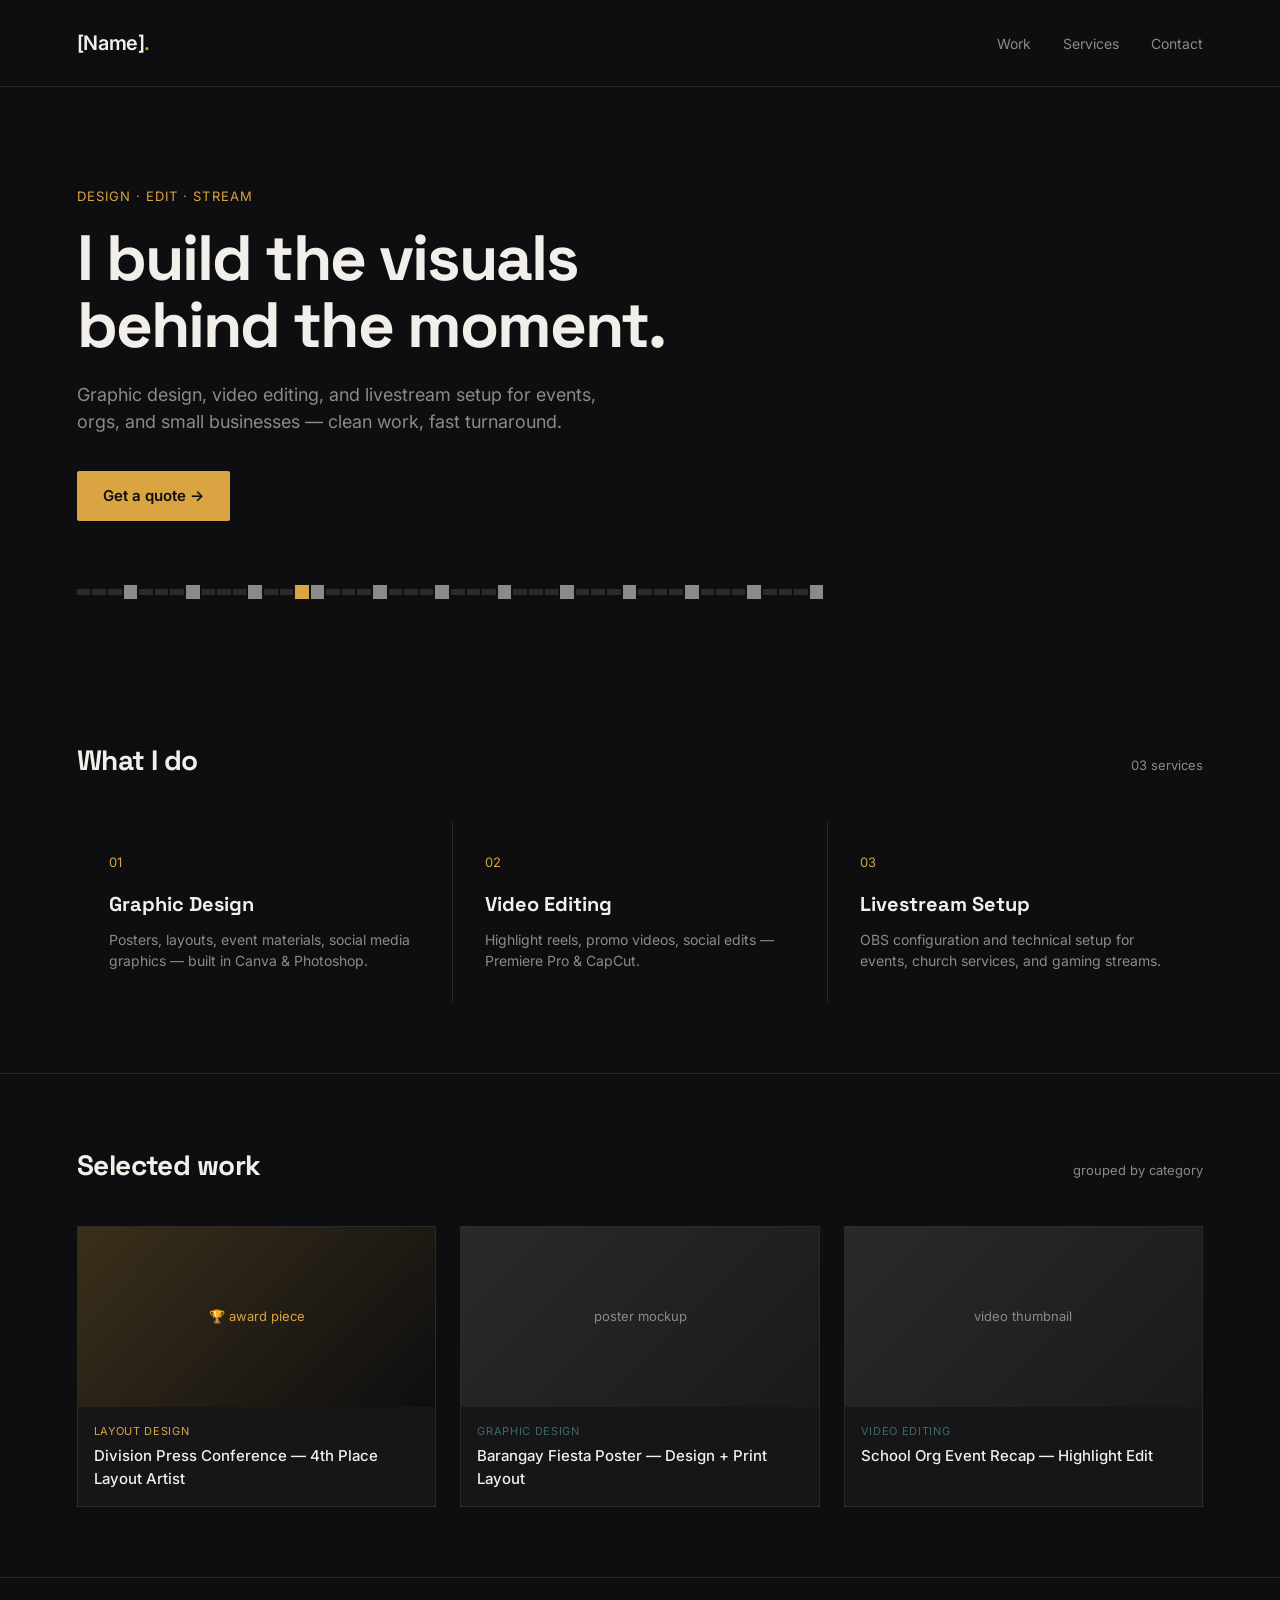
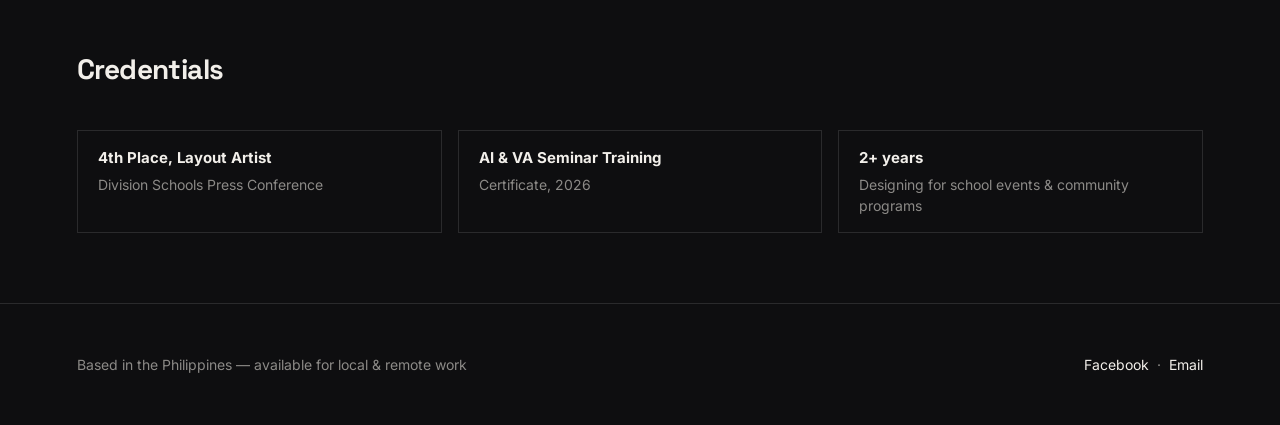
<file: portfolio-mockup.html>
<!DOCTYPE html>
<html lang="en">
<head>
<meta charset="UTF-8">
<title>Portfolio Mockup — Black Minimalist</title>
<meta name="viewport" content="width=device-width, initial-scale=1.0">
<link rel="preconnect" href="https://fonts.googleapis.com">
<link href="https://fonts.googleapis.com/css2?family=Space+Grotesk:wght@400;500;600;700&family=Inter:wght@400;500;600&display=swap" rel="stylesheet">
<style>
  :root{
    --bg:#0E0E10;
    --bg-alt:#161618;
    --ink:#F2EFEA;
    --ink-dim:#8C8A87;
    --gold:#D9A441;
    --teal:#3A6B63;
    --line:#2A2A2C;
  }
  *{margin:0;padding:0;box-sizing:border-box;}
  body{
    background:var(--bg);
    color:var(--ink);
    font-family:'Inter',sans-serif;
    line-height:1.5;
  }
  h1,h2,h3,.display{font-family:'Space Grotesk',sans-serif;}

  /* Timeline scrubber signature element */
  .scrubber{
    display:flex;
    align-items:center;
    gap:2px;
    height:14px;
    margin:0 auto;
  }
  .scrubber span{
    flex:1;
    height:6px;
    background:var(--line);
  }
  .scrubber span:nth-child(4n){height:14px;background:var(--ink-dim);}
  .scrubber span.active{background:var(--gold);height:14px;}

  nav{
    display:flex;justify-content:space-between;align-items:center;
    padding:28px 6vw;
    border-bottom:1px solid var(--line);
  }
  .brand{font-size:20px;font-weight:600;letter-spacing:-0.02em;}
  .brand span{color:var(--gold);}
  .navlinks{display:flex;gap:32px;font-size:14px;color:var(--ink-dim);}
  .navlinks a{color:inherit;text-decoration:none;}
  .navlinks a:hover{color:var(--ink);}

  .hero{
    padding:100px 6vw 70px;
    max-width:900px;
  }
  .eyebrow{
    font-size:13px;color:var(--gold);letter-spacing:0.08em;text-transform:uppercase;
    margin-bottom:18px;
  }
  .hero h1{
    font-size:clamp(38px,6vw,64px);
    font-weight:700;
    letter-spacing:-0.03em;
    line-height:1.05;
    margin-bottom:22px;
  }
  .hero p{
    font-size:18px;color:var(--ink-dim);max-width:520px;margin-bottom:36px;
  }
  .cta{
    display:inline-flex;align-items:center;gap:10px;
    background:var(--gold);color:#0E0E10;
    padding:14px 26px;border-radius:2px;
    font-weight:600;font-size:15px;text-decoration:none;
  }

  .hero-scrubber{margin-top:64px;}

  section{padding:70px 6vw;border-bottom:1px solid var(--line);}
  .section-head{display:flex;justify-content:space-between;align-items:baseline;margin-bottom:40px;}
  .section-head h2{font-size:28px;letter-spacing:-0.02em;}
  .section-head .tag{font-size:13px;color:var(--ink-dim);}

  .services{display:grid;grid-template-columns:repeat(3,1fr);gap:1px;background:var(--line);}
  .service{background:var(--bg);padding:32px;}
  .service .num{font-size:13px;color:var(--gold);margin-bottom:16px;}
  .service h3{font-size:20px;margin-bottom:10px;}
  .service p{font-size:14px;color:var(--ink-dim);}

  .work-grid{display:grid;grid-template-columns:repeat(3,1fr);gap:24px;}
  .work-card{background:var(--bg-alt);border:1px solid var(--line);}
  .work-thumb{
    height:180px;
    background:linear-gradient(135deg,#2a2a2c,#1a1a1c);
    display:flex;align-items:center;justify-content:center;
    color:var(--ink-dim);font-size:13px;
  }
  .work-info{padding:16px;}
  .work-info .cat{font-size:11px;color:var(--teal);text-transform:uppercase;letter-spacing:0.06em;margin-bottom:6px;}
  .work-info h4{font-size:15px;font-weight:500;}
  .work-card.featured .work-thumb{background:linear-gradient(135deg,#3a2f1a,#0E0E10);color:var(--gold);}
  .work-card.featured .cat{color:var(--gold);}

  .credentials{display:flex;flex-wrap:wrap;gap:16px;}
  .credential{
    border:1px solid var(--line);padding:16px 20px;
    font-size:14px;color:var(--ink-dim);flex:1;min-width:220px;
  }
  .credential strong{display:block;color:var(--ink);font-size:15px;margin-bottom:4px;}

  footer{
    padding:50px 6vw;display:flex;justify-content:space-between;align-items:center;
    font-size:14px;color:var(--ink-dim);
  }
  footer a{color:var(--ink);text-decoration:none;}

  @media(max-width:700px){
    .services,.work-grid{grid-template-columns:1fr;}
    .section-head{flex-direction:column;align-items:flex-start;gap:8px;}
  }
</style>
</head>
<body>

<nav>
  <div class="brand">[Name]<span>.</span></div>
  <div class="navlinks">
    <a href="#work">Work</a>
    <a href="#services">Services</a>
    <a href="#contact">Contact</a>
  </div>
</nav>

<div class="hero">
  <div class="eyebrow">Design · Edit · Stream</div>
  <h1>I build the visuals<br>behind the moment.</h1>
  <p>Graphic design, video editing, and livestream setup for events, orgs, and small businesses — clean work, fast turnaround.</p>
  <a class="cta" href="#contact">Get a quote →</a>
  <div class="hero-scrubber scrubber" id="heroScrubber"></div>
</div>

<section id="services">
  <div class="section-head">
    <h2>What I do</h2>
    <div class="tag">03 services</div>
  </div>
  <div class="services">
    <div class="service">
      <div class="num">01</div>
      <h3>Graphic Design</h3>
      <p>Posters, layouts, event materials, social media graphics — built in Canva & Photoshop.</p>
    </div>
    <div class="service">
      <div class="num">02</div>
      <h3>Video Editing</h3>
      <p>Highlight reels, promo videos, social edits — Premiere Pro & CapCut.</p>
    </div>
    <div class="service">
      <div class="num">03</div>
      <h3>Livestream Setup</h3>
      <p>OBS configuration and technical setup for events, church services, and gaming streams.</p>
    </div>
  </div>
</section>

<section id="work">
  <div class="section-head">
    <h2>Selected work</h2>
    <div class="tag">grouped by category</div>
  </div>
  <div class="work-grid">
    <div class="work-card featured">
      <div class="work-thumb">🏆 award piece</div>
      <div class="work-info">
        <div class="cat">Layout Design</div>
        <h4>Division Press Conference — 4th Place Layout Artist</h4>
      </div>
    </div>
    <div class="work-card">
      <div class="work-thumb">poster mockup</div>
      <div class="work-info">
        <div class="cat">Graphic Design</div>
        <h4>Barangay Fiesta Poster — Design + Print Layout</h4>
      </div>
    </div>
    <div class="work-card">
      <div class="work-thumb">video thumbnail</div>
      <div class="work-info">
        <div class="cat">Video Editing</div>
        <h4>School Org Event Recap — Highlight Edit</h4>
      </div>
    </div>
  </div>
</section>

<section>
  <div class="section-head">
    <h2>Credentials</h2>
  </div>
  <div class="credentials">
    <div class="credential"><strong>4th Place, Layout Artist</strong>Division Schools Press Conference</div>
    <div class="credential"><strong>AI & VA Seminar Training</strong>Certificate, 2026</div>
    <div class="credential"><strong>2+ years</strong>Designing for school events & community programs</div>
  </div>
</section>

<footer id="contact">
  <div>Based in the Philippines — available for local & remote work</div>
  <div><a href="#">Facebook</a> &nbsp;·&nbsp; <a href="#">Email</a></div>
</footer>

<script>
  const scrubber = document.getElementById('heroScrubber');
  for(let i=0;i<48;i++){
    const s=document.createElement('span');
    if(i===14) s.classList.add('active');
    scrubber.appendChild(s);
  }
</script>

</body>
</html>
</file>
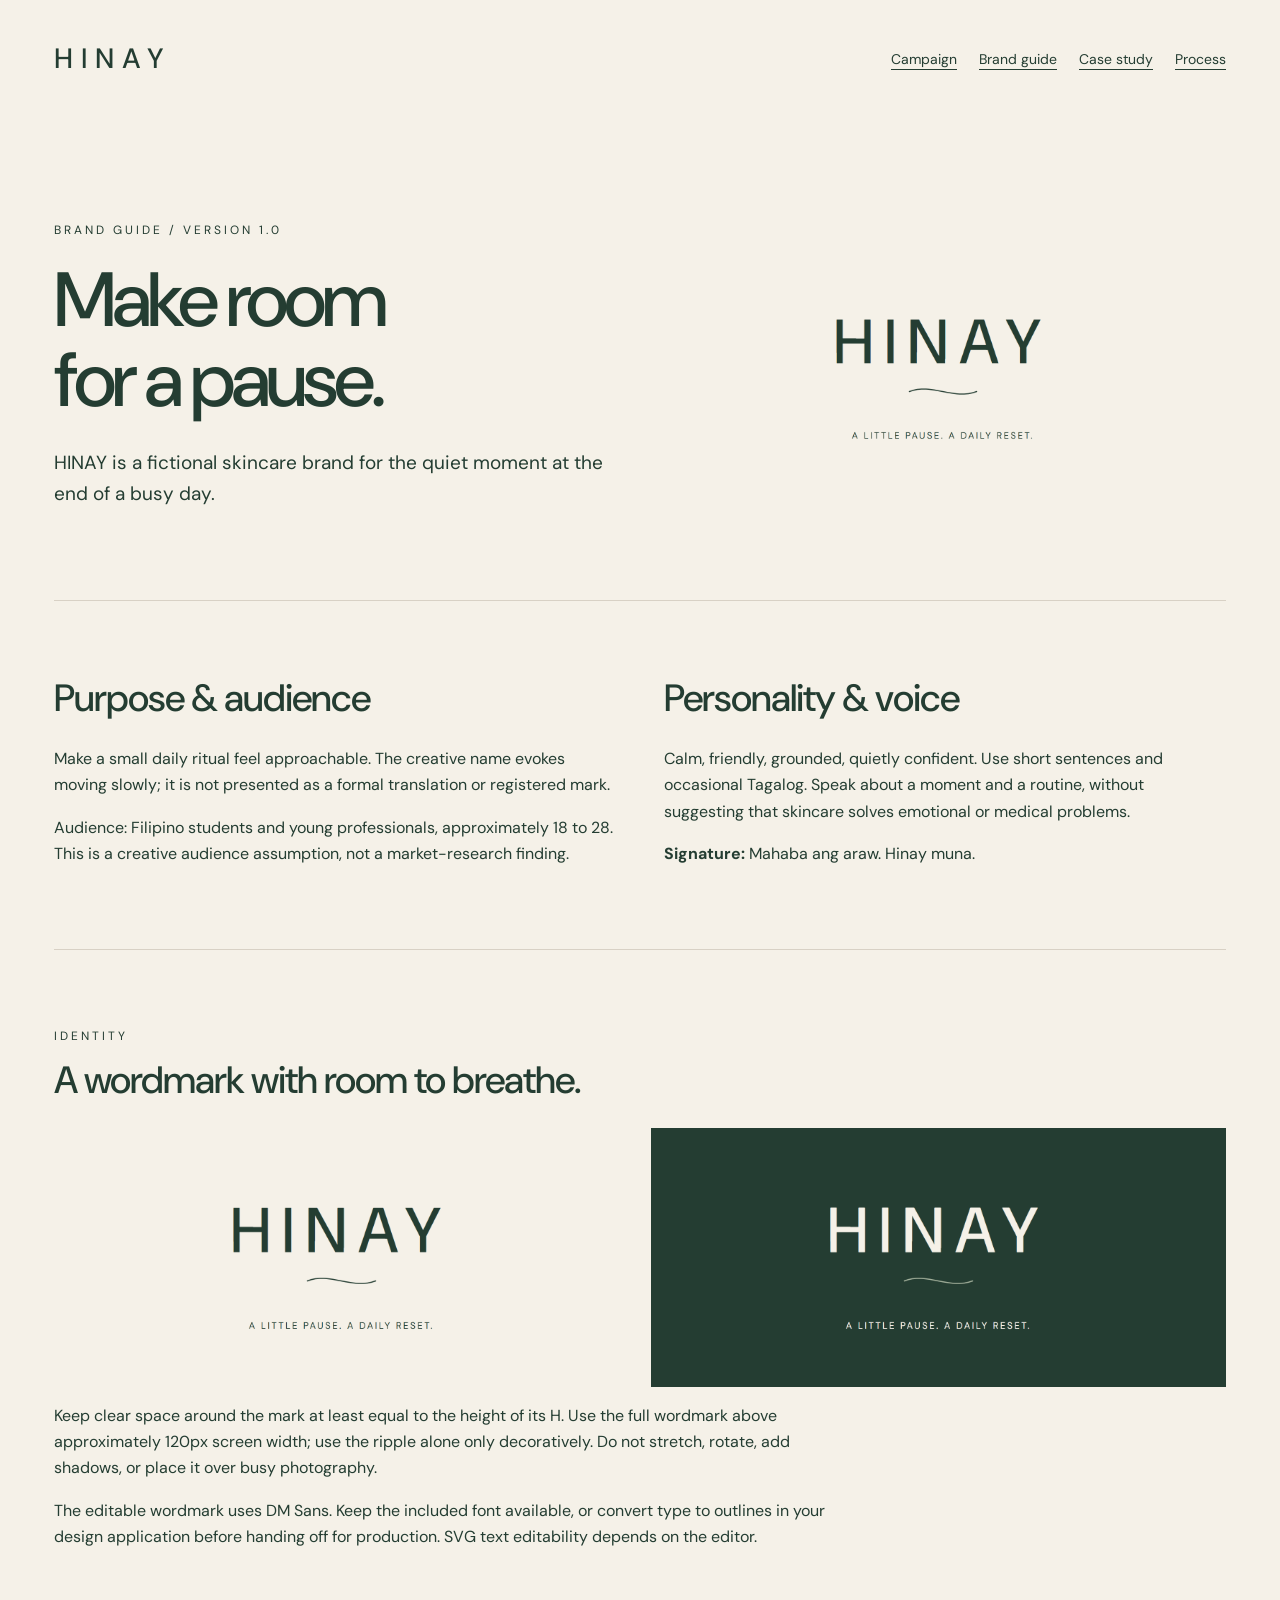
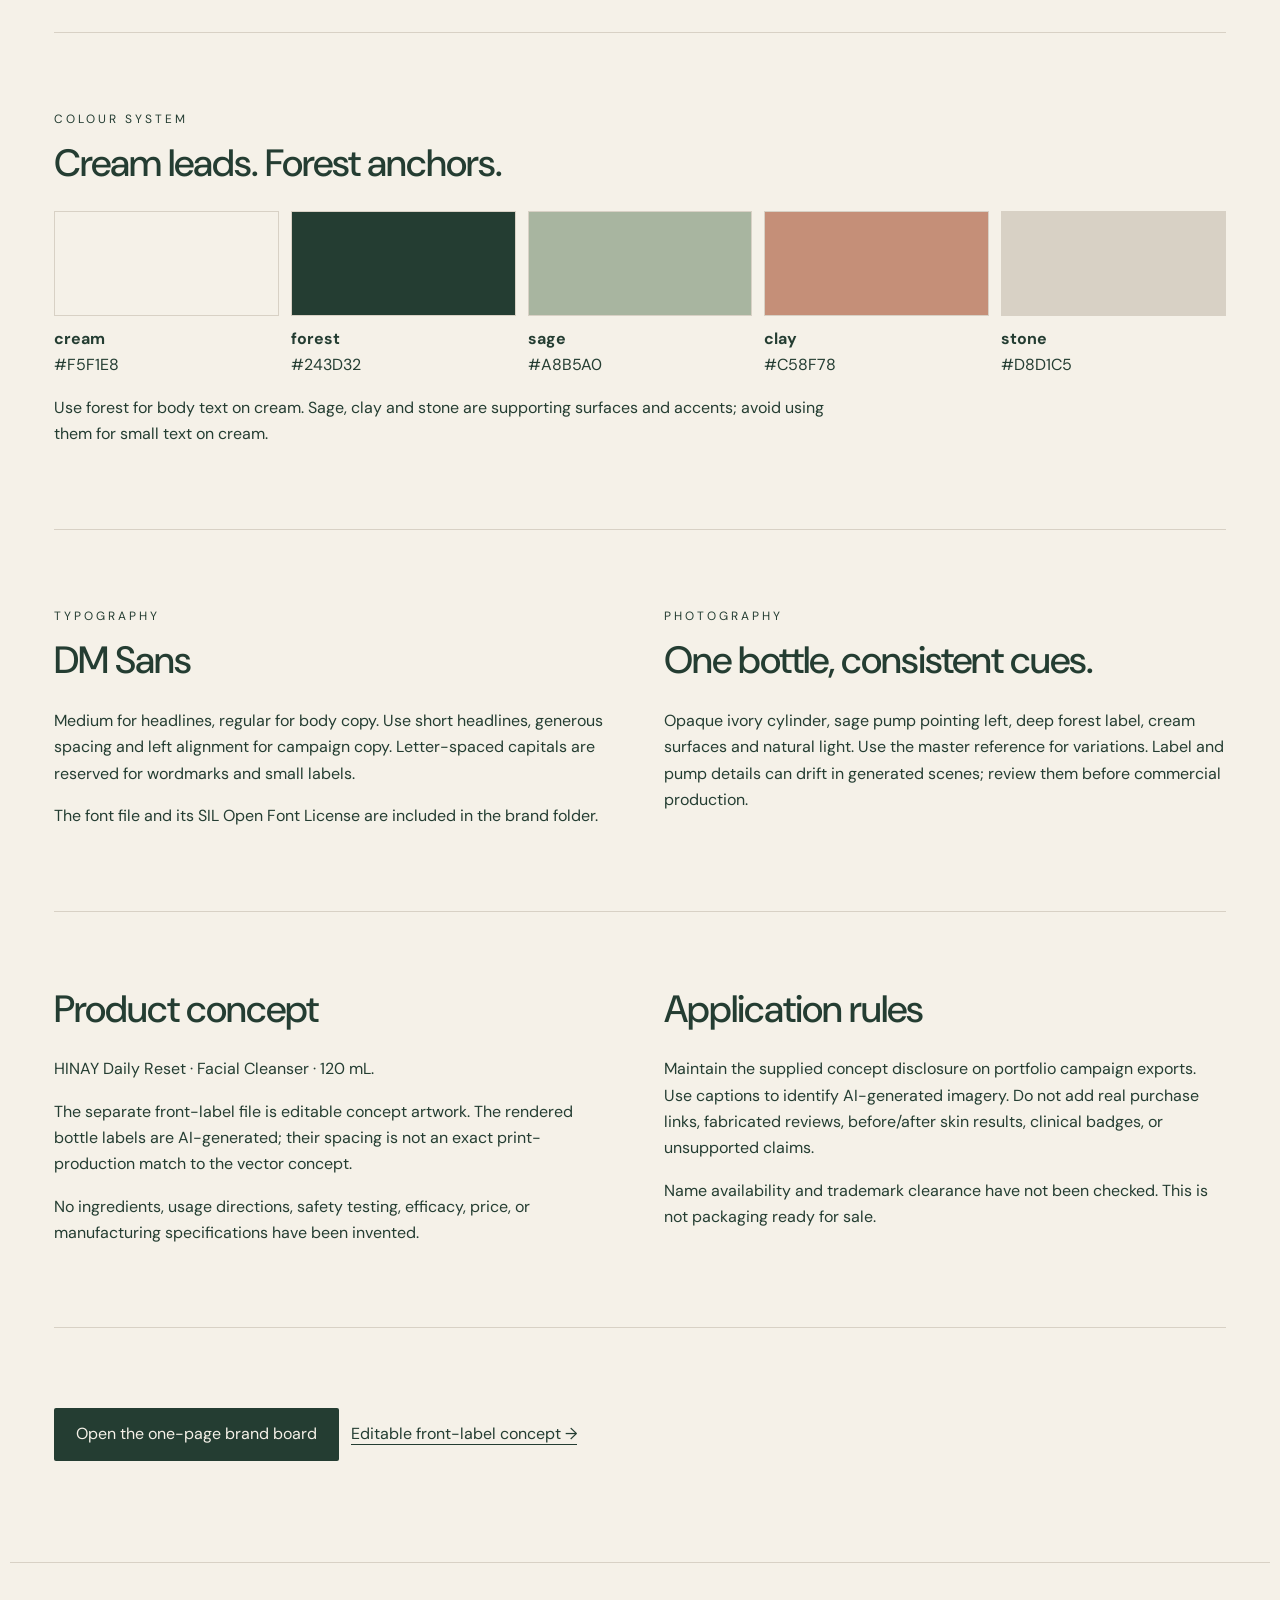
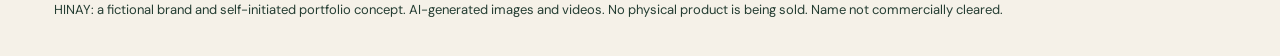
<file: projects/hinay/brand-guide.html>
<!doctype html><html lang="en"><head><meta charset="UTF-8"><meta name="viewport" content="width=device-width,initial-scale=1"><title>HINAY Brand Guide</title><link rel="stylesheet" href="campaign.css"><link rel="icon" type="image/svg+xml" href="brand/favicon.svg"></head><body><header><div class="top"><a class="logo" href="index.html" style="text-decoration:none">HINAY</a><nav aria-label="Campaign"><a href="index.html">Campaign</a><a href="brand-guide.html">Brand guide</a><a href="case-study.html">Case study</a><a href="process.html">Process</a></nav></div></header><main>
<section class="hero"><div><p class="eyebrow">Brand guide / Version 1.0</p><h1>Make room<br>for a pause.</h1><p class="lede">HINAY is a fictional skincare brand for the quiet moment at the end of a busy day.</p></div><img src="brand/wordmark-cream.png" alt="HINAY wordmark with a ripple and the tagline A little pause. A daily reset."></section>
<section class="section split"><div><h2>Purpose & audience</h2><p>Make a small daily ritual feel approachable. The creative name evokes moving slowly; it is not presented as a formal translation or registered mark.</p><p>Audience: Filipino students and young professionals, approximately 18 to 28. This is a creative audience assumption, not a market-research finding.</p></div><div><h2>Personality & voice</h2><p>Calm, friendly, grounded, quietly confident. Use short sentences and occasional Tagalog. Speak about a moment and a routine, without suggesting that skincare solves emotional or medical problems.</p><p><strong>Signature:</strong> Mahaba ang araw. Hinay muna.</p></div></section>
<section class="section"><p class="eyebrow">Identity</p><h2>A wordmark with room to breathe.</h2><div class="grid two"><img style="width:100%" src="brand/wordmark-cream.png" alt="Primary HINAY wordmark"><img style="width:100%" src="brand/wordmark-forest.png" alt="Reverse HINAY wordmark"></div><p>Keep clear space around the mark at least equal to the height of its H. Use the full wordmark above approximately 120px screen width; use the ripple alone only decoratively. Do not stretch, rotate, add shadows, or place it over busy photography.</p><p>The editable wordmark uses DM Sans. Keep the included font available, or convert type to outlines in your design application before handing off for production. SVG text editability depends on the editor.</p></section>
<section class="section"><p class="eyebrow">Colour system</p><h2>Cream leads. Forest anchors.</h2><div class="swatches"><div><div class="swatch" style="background:#F5F1E8"></div><strong>cream</strong><br>#F5F1E8</div><div><div class="swatch" style="background:#243D32"></div><strong>forest</strong><br>#243D32</div><div><div class="swatch" style="background:#A8B5A0"></div><strong>sage</strong><br>#A8B5A0</div><div><div class="swatch" style="background:#C58F78"></div><strong>clay</strong><br>#C58F78</div><div><div class="swatch" style="background:#D8D1C5"></div><strong>stone</strong><br>#D8D1C5</div></div><p>Use forest for body text on cream. Sage, clay and stone are supporting surfaces and accents; avoid using them for small text on cream.</p></section>
<section class="section split"><div><p class="eyebrow">Typography</p><h2>DM Sans</h2><p>Medium for headlines, regular for body copy. Use short headlines, generous spacing and left alignment for campaign copy. Letter-spaced capitals are reserved for wordmarks and small labels.</p><p>The font file and its SIL Open Font License are included in the brand folder.</p></div><div><p class="eyebrow">Photography</p><h2>One bottle, consistent cues.</h2><p>Opaque ivory cylinder, sage pump pointing left, deep forest label, cream surfaces and natural light. Use the master reference for variations. Label and pump details can drift in generated scenes; review them before commercial production.</p></div></section>
<section class="section split"><div><h2>Product concept</h2><p>HINAY Daily Reset · Facial Cleanser · 120 mL.</p><p>The separate front-label file is editable concept artwork. The rendered bottle labels are AI-generated; their spacing is not an exact print-production match to the vector concept.</p><p>No ingredients, usage directions, safety testing, efficacy, price, or manufacturing specifications have been invented.</p></div><div><h2>Application rules</h2><p>Maintain the supplied concept disclosure on portfolio campaign exports. Use captions to identify AI-generated imagery. Do not add real purchase links, fabricated reviews, before/after skin results, clinical badges, or unsupported claims.</p><p>Name availability and trademark clearance have not been checked. This is not packaging ready for sale.</p></div></section>
<section class="section"><a class="button" href="brand/brand-board.png">Open the one-page brand board</a><a href="editable/brand/front-label-concept.svg">Editable front-label concept →</a></section></main><footer>HINAY: a fictional brand and self-initiated portfolio concept. AI-generated images and videos. No physical product is being sold. Name not commercially cleared.</footer></body></html>
</file>
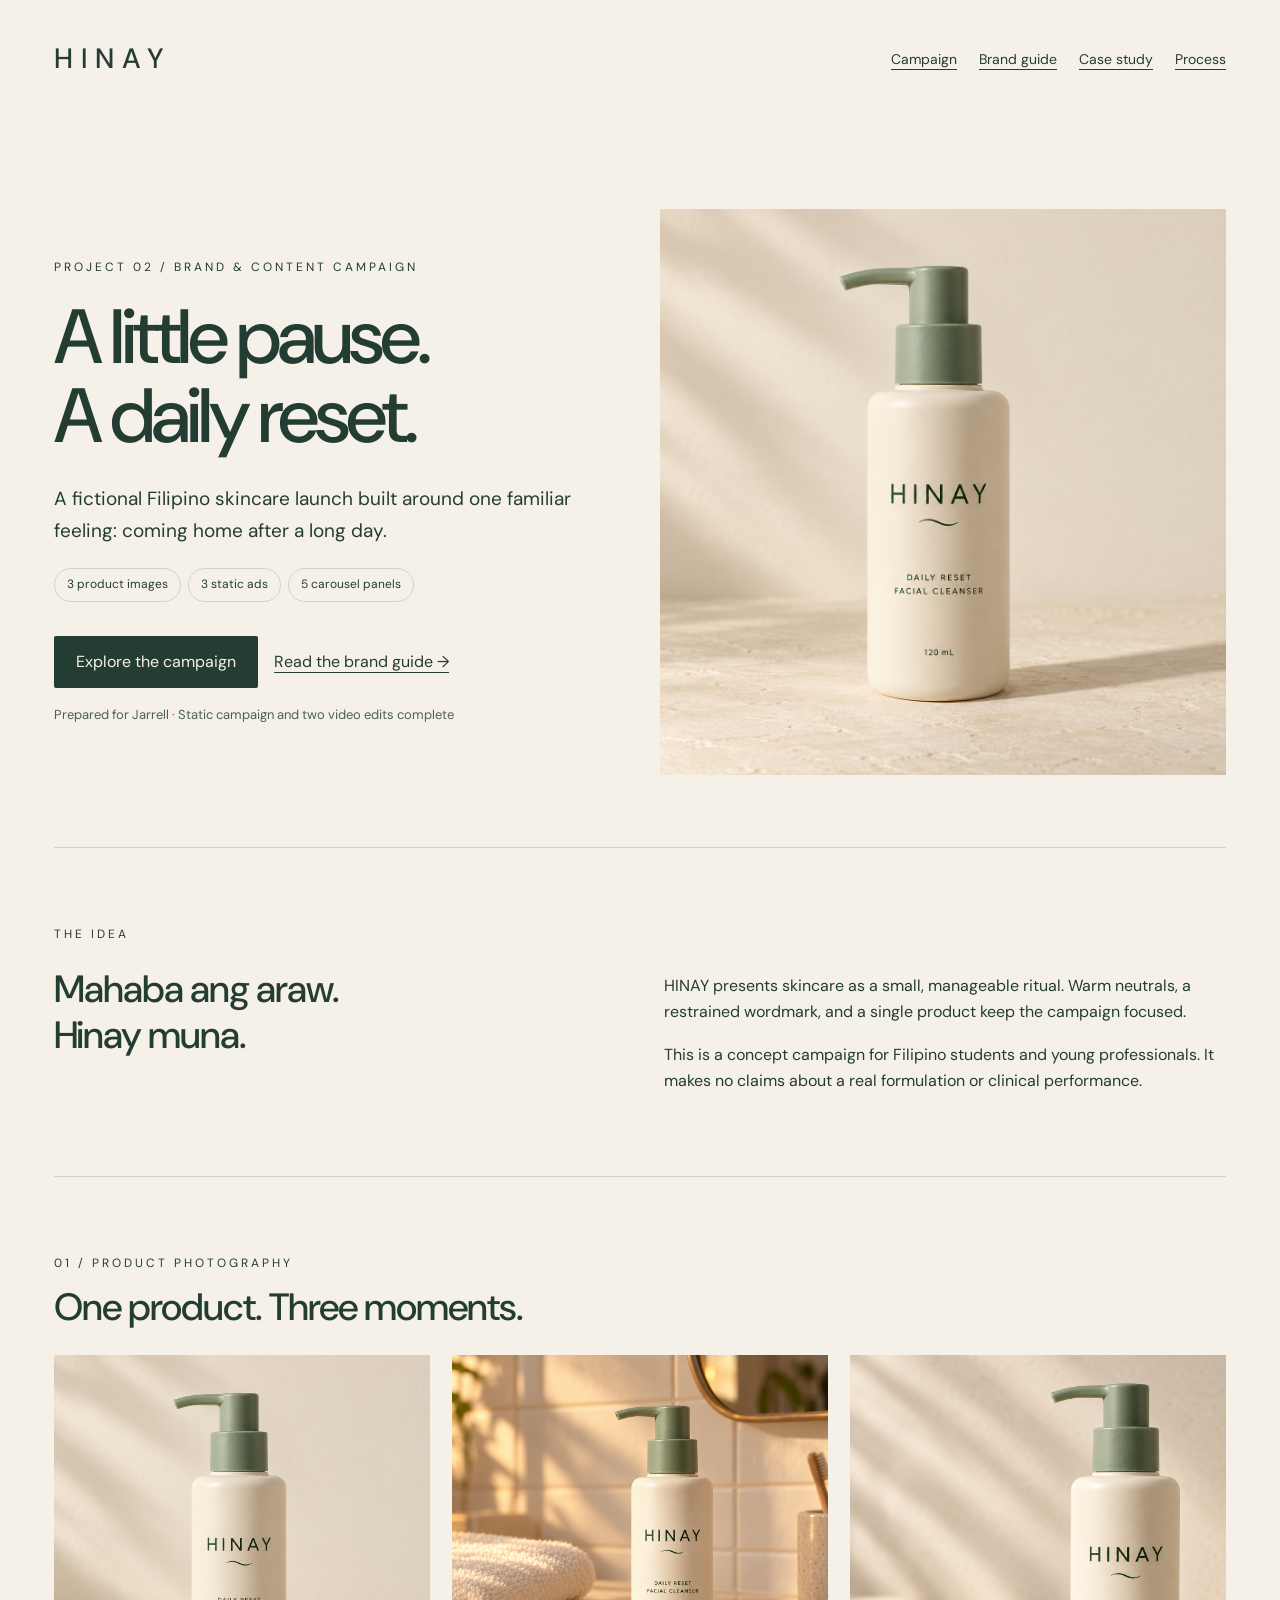
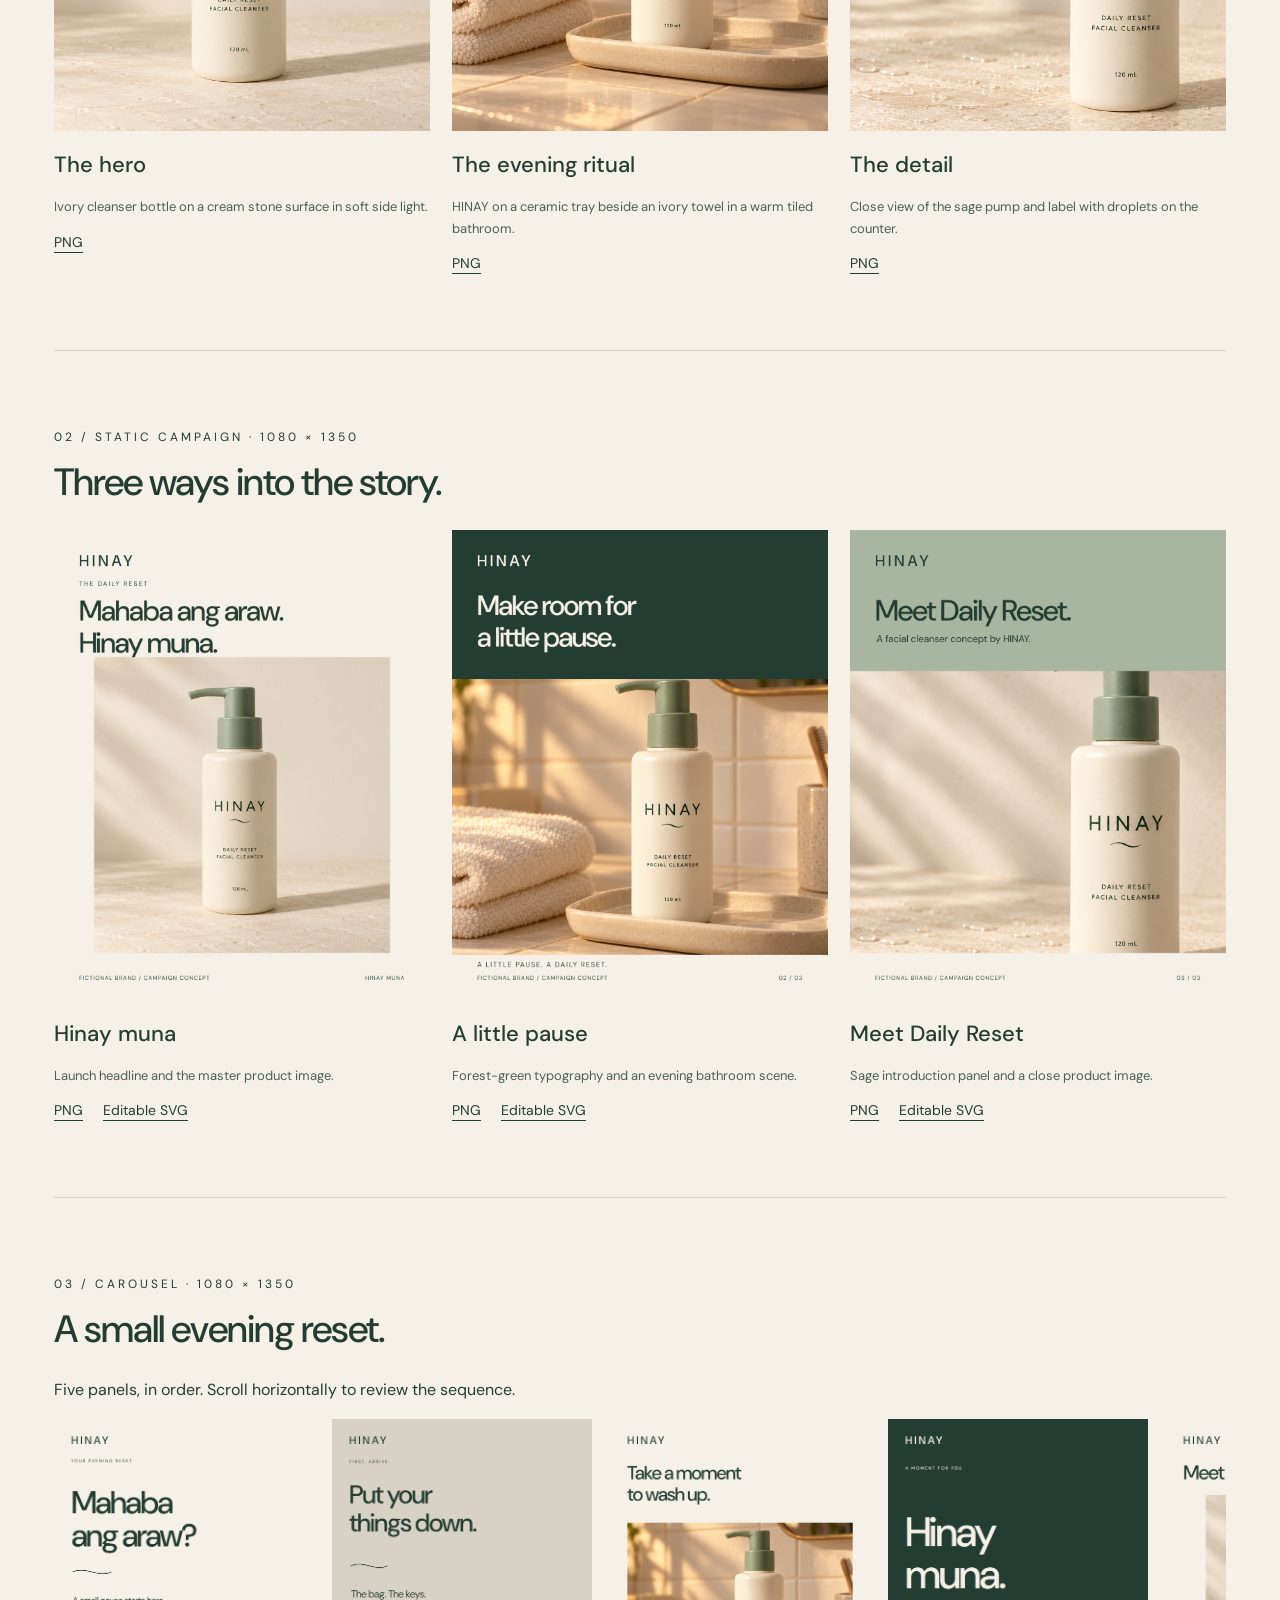
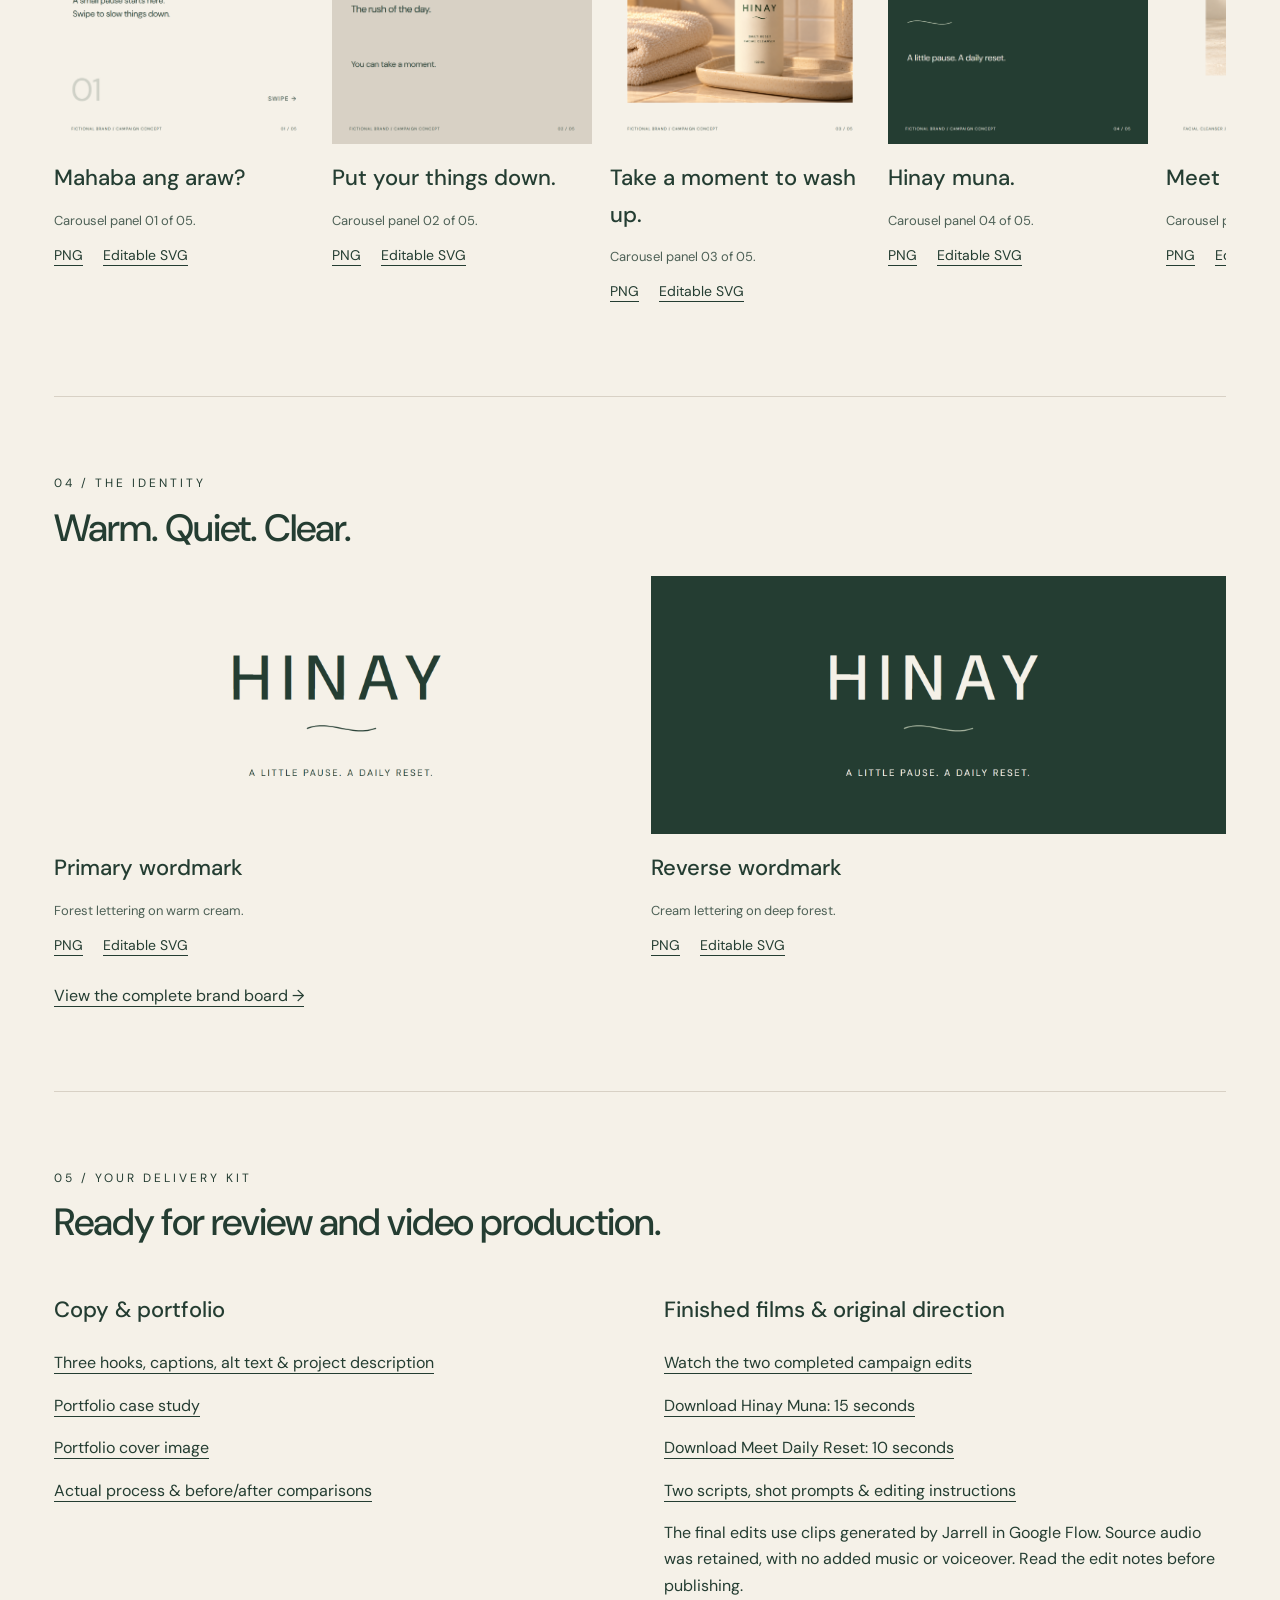
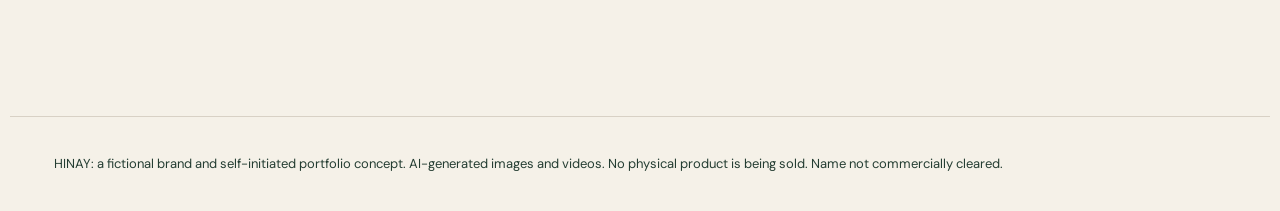
<file: projects/hinay/campaign-kit.html>
<!doctype html>
<html lang="en">
<head>
<meta charset="UTF-8">
<meta name="viewport" content="width=device-width,initial-scale=1">
<title>HINAY Creative Kit</title>
<link rel="stylesheet" href="campaign.css">
<link rel="icon" type="image/svg+xml" href="brand/favicon.svg"></head>
<body>
<header>
<div class="top">
<a class="logo" href="index.html" style="text-decoration:none">HINAY</a>
<nav aria-label="Campaign">
<a href="index.html">Campaign</a>
<a href="brand-guide.html">Brand guide</a>
<a href="case-study.html">Case study</a>
<a href="process.html">Process</a>
</nav>
</div>
</header>
<main>
<section class="hero">
<div>
<p class="eyebrow">Project 02 / Brand & content campaign</p>
<h1>A little pause.<br>A daily reset.</h1>
<p class="lede">A fictional Filipino skincare launch built around one familiar feeling: coming home after a long day.</p>
<span class="pill">3 product images</span>
<span class="pill">3 static ads</span>
<span class="pill">5 carousel panels</span>
<p>
<a class="button" href="#campaign">Explore the campaign</a>
<a href="brand-guide.html">Read the brand guide →</a>
</p>
<p class="meta">Prepared for Jarrell · Static campaign and two video edits complete</p>
</div>
<img src="product-images/01-hero.png" alt="Ivory HINAY Daily Reset bottle with a sage pump in warm cream light.">
</section>
<section class="section">
<p class="eyebrow">The idea</p>
<div class="split">
<h2>Mahaba ang araw.<br>Hinay muna.</h2>
<div>
<p>HINAY presents skincare as a small, manageable ritual. Warm neutrals, a restrained wordmark, and a single product keep the campaign focused.</p>
<p>This is a concept campaign for Filipino students and young professionals. It makes no claims about a real formulation or clinical performance.</p>
</div>
</div>
</section>
<section class="section" id="campaign">
<p class="eyebrow">01 / Product photography</p>
<h2>One product. Three moments.</h2>
<div class="grid">
<article class="card">
<a href="product-images/01-hero.png">
<img src="product-images/01-hero.png" alt="Ivory cleanser bottle on a cream stone surface in soft side light." loading="lazy">
</a>
<h3>The hero</h3>
<p class="meta">Ivory cleanser bottle on a cream stone surface in soft side light.</p>
<div class="linkrow">
<a href="product-images/01-hero.png" download>PNG</a>
</div>
</article>
<article class="card">
<a href="product-images/02-evening-ritual.png">
<img src="product-images/02-evening-ritual.png" alt="HINAY on a ceramic tray beside an ivory towel in a warm tiled bathroom." loading="lazy">
</a>
<h3>The evening ritual</h3>
<p class="meta">HINAY on a ceramic tray beside an ivory towel in a warm tiled bathroom.</p>
<div class="linkrow">
<a href="product-images/02-evening-ritual.png" download>PNG</a>
</div>
</article>
<article class="card">
<a href="product-images/03-packaging-detail.png">
<img src="product-images/03-packaging-detail.png" alt="Close view of the sage pump and label with droplets on the counter." loading="lazy">
</a>
<h3>The detail</h3>
<p class="meta">Close view of the sage pump and label with droplets on the counter.</p>
<div class="linkrow">
<a href="product-images/03-packaging-detail.png" download>PNG</a>
</div>
</article>
</div>
</section>
<section class="section">
<p class="eyebrow">02 / Static campaign · 1080 × 1350</p>
<h2>Three ways into the story.</h2>
<div class="grid">
<article class="card">
<a href="ads/01-hinay-muna.png">
<img src="ads/01-hinay-muna.png" alt="Launch headline and the master product image." loading="lazy">
</a>
<h3>Hinay muna</h3>
<p class="meta">Launch headline and the master product image.</p>
<div class="linkrow">
<a href="ads/01-hinay-muna.png" download>PNG</a>
<a href="editable/ads/01-hinay-muna.svg" download>Editable SVG</a>
</div>
</article>
<article class="card">
<a href="ads/02-little-pause.png">
<img src="ads/02-little-pause.png" alt="Forest-green typography and an evening bathroom scene." loading="lazy">
</a>
<h3>A little pause</h3>
<p class="meta">Forest-green typography and an evening bathroom scene.</p>
<div class="linkrow">
<a href="ads/02-little-pause.png" download>PNG</a>
<a href="editable/ads/02-little-pause.svg" download>Editable SVG</a>
</div>
</article>
<article class="card">
<a href="ads/03-meet-daily-reset.png">
<img src="ads/03-meet-daily-reset.png" alt="Sage introduction panel and a close product image." loading="lazy">
</a>
<h3>Meet Daily Reset</h3>
<p class="meta">Sage introduction panel and a close product image.</p>
<div class="linkrow">
<a href="ads/03-meet-daily-reset.png" download>PNG</a>
<a href="editable/ads/03-meet-daily-reset.svg" download>Editable SVG</a>
</div>
</article>
</div>
</section>
<section class="section">
<p class="eyebrow">03 / Carousel · 1080 × 1350</p>
<h2>A small evening reset.</h2>
<p>Five panels, in order. Scroll horizontally to review the sequence.</p>
<div class="scroll">
<article class="card">
<a href="carousel/01-long-day.png">
<img src="carousel/01-long-day.png" alt="Carousel panel 01 of 05." loading="lazy">
</a>
<h3>Mahaba ang araw?</h3>
<p class="meta">Carousel panel 01 of 05.</p>
<div class="linkrow">
<a href="carousel/01-long-day.png" download>PNG</a>
<a href="editable/carousel/01-long-day.svg" download>Editable SVG</a>
</div>
</article>
<article class="card">
<a href="carousel/02-put-things-down.png">
<img src="carousel/02-put-things-down.png" alt="Carousel panel 02 of 05." loading="lazy">
</a>
<h3>Put your things down.</h3>
<p class="meta">Carousel panel 02 of 05.</p>
<div class="linkrow">
<a href="carousel/02-put-things-down.png" download>PNG</a>
<a href="editable/carousel/02-put-things-down.svg" download>Editable SVG</a>
</div>
</article>
<article class="card">
<a href="carousel/03-wash-up.png">
<img src="carousel/03-wash-up.png" alt="Carousel panel 03 of 05." loading="lazy">
</a>
<h3>Take a moment to wash up.</h3>
<p class="meta">Carousel panel 03 of 05.</p>
<div class="linkrow">
<a href="carousel/03-wash-up.png" download>PNG</a>
<a href="editable/carousel/03-wash-up.svg" download>Editable SVG</a>
</div>
</article>
<article class="card">
<a href="carousel/04-hinay-muna.png">
<img src="carousel/04-hinay-muna.png" alt="Carousel panel 04 of 05." loading="lazy">
</a>
<h3>Hinay muna.</h3>
<p class="meta">Carousel panel 04 of 05.</p>
<div class="linkrow">
<a href="carousel/04-hinay-muna.png" download>PNG</a>
<a href="editable/carousel/04-hinay-muna.svg" download>Editable SVG</a>
</div>
</article>
<article class="card">
<a href="carousel/05-product-reveal.png">
<img src="carousel/05-product-reveal.png" alt="Carousel panel 05 of 05." loading="lazy">
</a>
<h3>Meet Daily Reset.</h3>
<p class="meta">Carousel panel 05 of 05.</p>
<div class="linkrow">
<a href="carousel/05-product-reveal.png" download>PNG</a>
<a href="editable/carousel/05-product-reveal.svg" download>Editable SVG</a>
</div>
</article>
</div>
</section>
<section class="section">
<p class="eyebrow">04 / The identity</p>
<h2>Warm. Quiet. Clear.</h2>
<div class="grid two">
<article class="card">
<a href="brand/wordmark-cream.png">
<img src="brand/wordmark-cream.png" alt="Forest lettering on warm cream." loading="lazy">
</a>
<h3>Primary wordmark</h3>
<p class="meta">Forest lettering on warm cream.</p>
<div class="linkrow">
<a href="brand/wordmark-cream.png" download>PNG</a>
<a href="editable/brand/wordmark-cream.svg" download>Editable SVG</a>
</div>
</article>
<article class="card">
<a href="brand/wordmark-forest.png">
<img src="brand/wordmark-forest.png" alt="Cream lettering on deep forest." loading="lazy">
</a>
<h3>Reverse wordmark</h3>
<p class="meta">Cream lettering on deep forest.</p>
<div class="linkrow">
<a href="brand/wordmark-forest.png" download>PNG</a>
<a href="editable/brand/wordmark-forest.svg" download>Editable SVG</a>
</div>
</article>
</div>
<p>
<a href="brand/brand-board.png">View the complete brand board →</a>
</p>
</section>
<section class="section">
<p class="eyebrow">05 / Your delivery kit</p>
<h2>Ready for review and video production.</h2>
<div class="split">
<div>
<h3>Copy & portfolio</h3>
<p>
<a href="copy/captions-and-hooks.txt">Three hooks, captions, alt text & project description</a>
</p>
<p>
<a href="case-study.html">Portfolio case study</a>
</p>
<p>
<a href="portfolio/project-cover.png">Portfolio cover image</a>
</p>
<p>
<a href="process.html">Actual process & before/after comparisons</a>
</p>
</div>
<div>
<h3>Finished films & original direction</h3>
<p><a href="index.html#films">Watch the two completed campaign edits</a></p>
<p><a href="films/01-hinay-muna-15s.mp4" download>Download Hinay Muna: 15 seconds</a></p>
<p><a href="films/02-meet-daily-reset-10s.mp4" download>Download Meet Daily Reset: 10 seconds</a></p>
<p>
<a href="video-handoff/START-HERE.txt">Two scripts, shot prompts & editing instructions</a>
</p>
<p>The final edits use clips generated by Jarrell in Google Flow. Source audio was retained, with no added music or voiceover. Read the edit notes before publishing.</p>
</div>
</div>
</section>
</main>
<footer>HINAY: a fictional brand and self-initiated portfolio concept. AI-generated images and videos. No physical product is being sold. Name not commercially cleared.</footer>
</body>
</html>
</file>
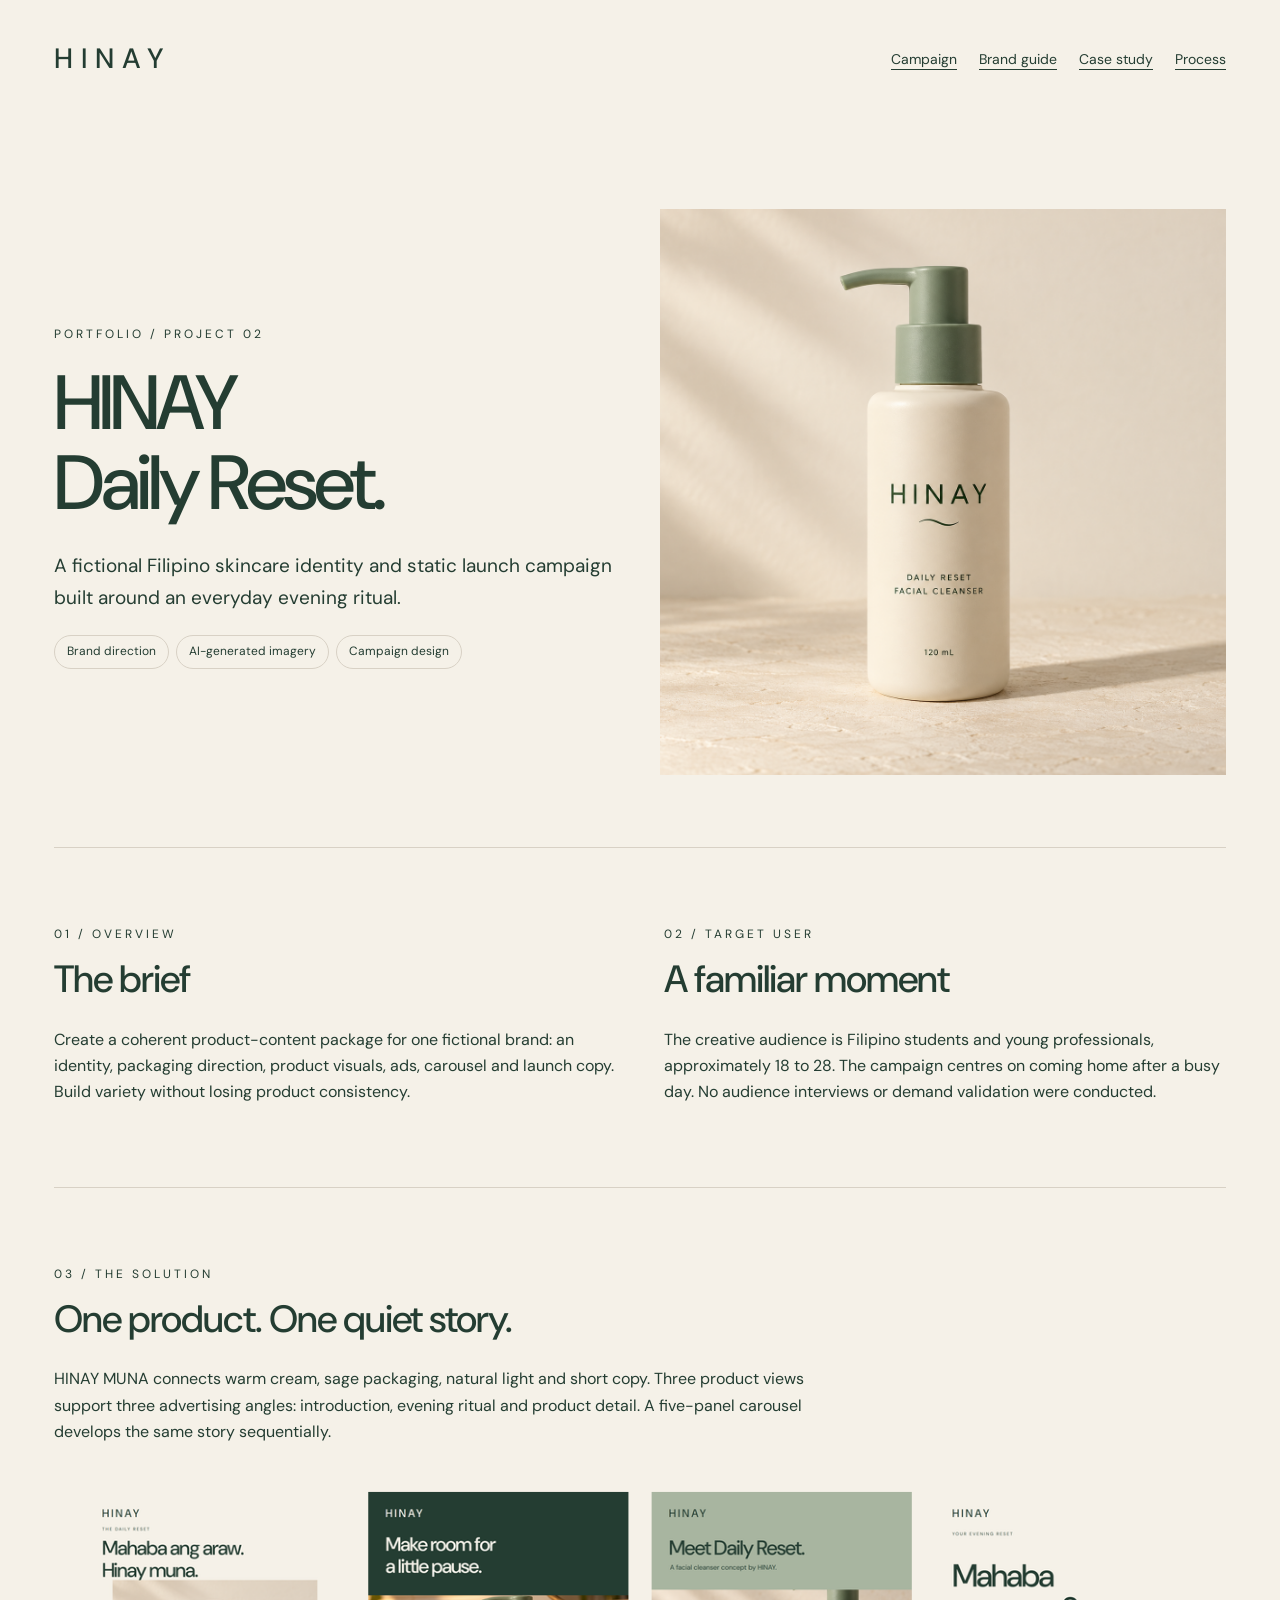
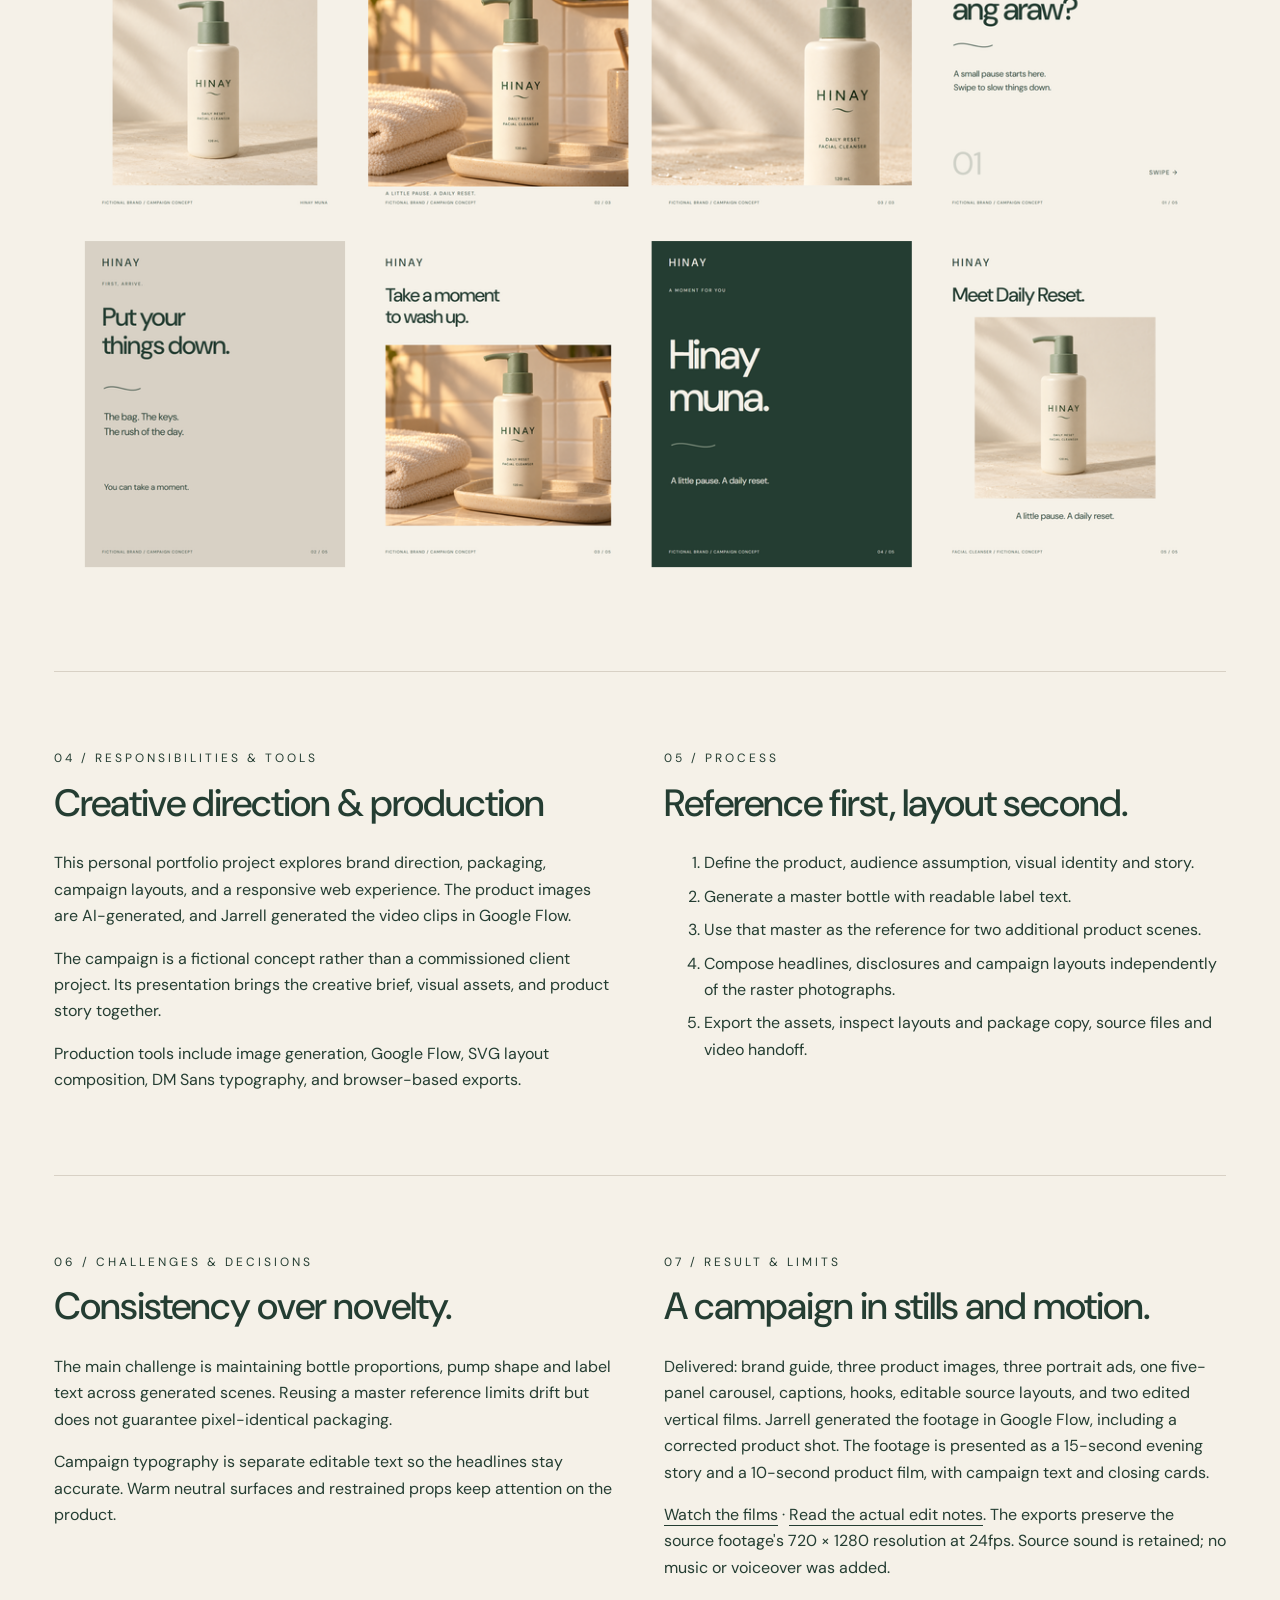
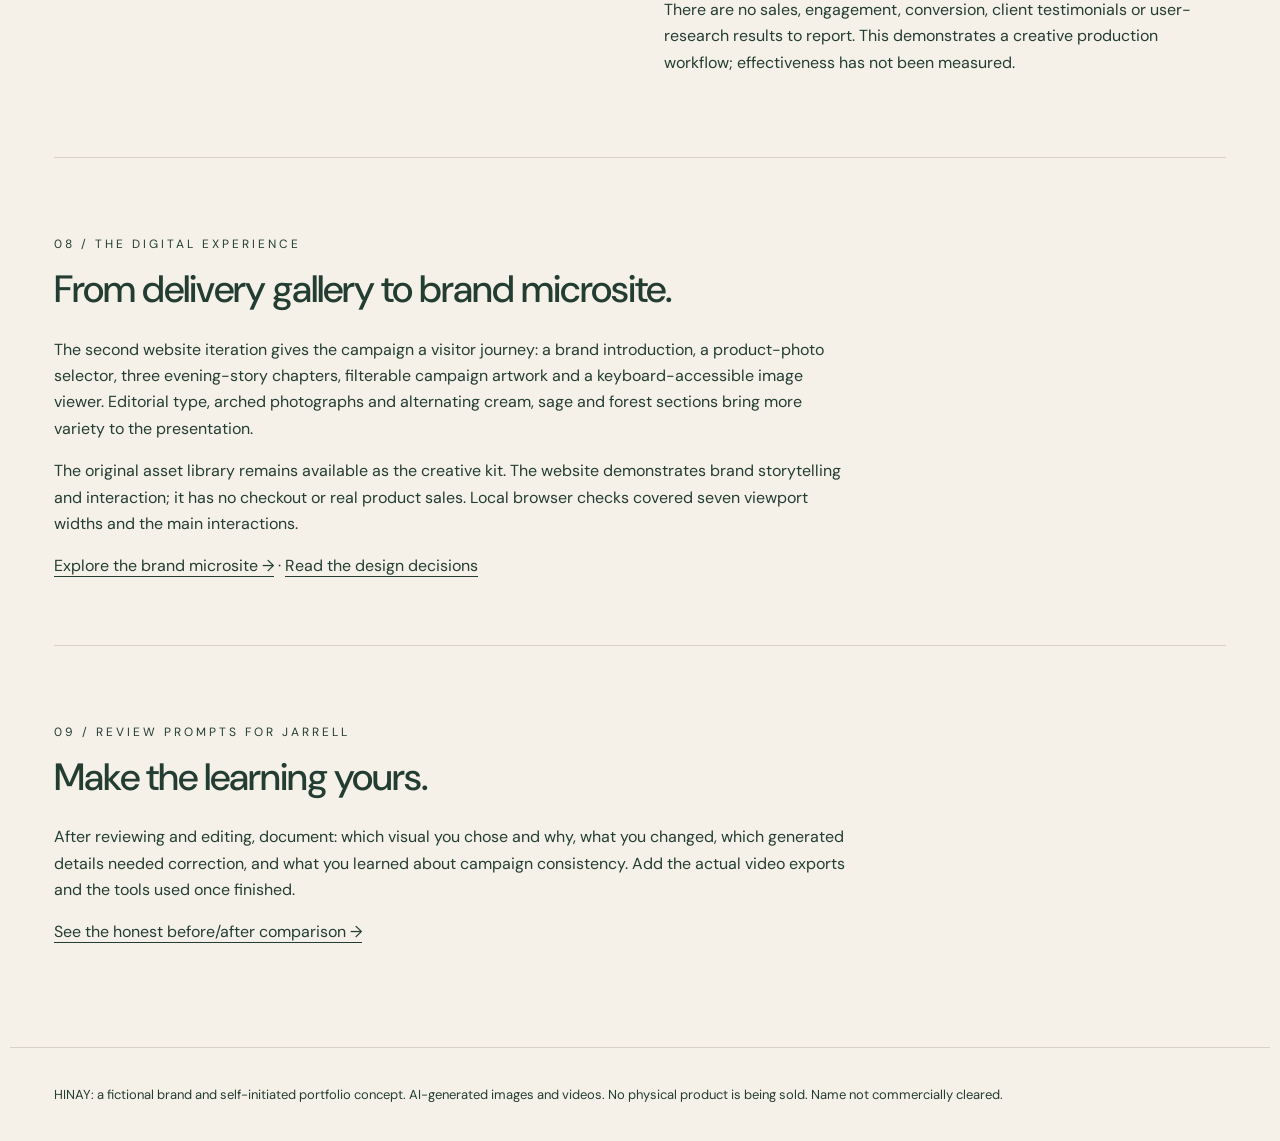
<file: projects/hinay/case-study.html>
<!doctype html>
<html lang="en">
<head>
<meta charset="UTF-8">
<meta name="viewport" content="width=device-width,initial-scale=1">
<title>HINAY Case Study</title>
<link rel="stylesheet" href="campaign.css">
<link rel="icon" type="image/svg+xml" href="brand/favicon.svg"></head>
<body>
<header>
<div class="top">
<a class="logo" href="index.html" style="text-decoration:none">HINAY</a>
<nav aria-label="Campaign">
<a href="index.html">Campaign</a>
<a href="brand-guide.html">Brand guide</a>
<a href="case-study.html">Case study</a>
<a href="process.html">Process</a>
</nav>
</div>
</header>
<main>
<section class="hero">
<div>
<p class="eyebrow">Portfolio / Project 02</p>
<h1>HINAY<br>Daily Reset.</h1>
<p class="lede">A fictional Filipino skincare identity and static launch campaign built around an everyday evening ritual.</p>
<span class="pill">Brand direction</span>
<span class="pill">AI-generated imagery</span>
<span class="pill">Campaign design</span>
</div>
<img src="product-images/01-hero.png" alt="HINAY master product concept">
</section>
<section class="section split">
<div>
<p class="eyebrow">01 / Overview</p>
<h2>The brief</h2>
<p>Create a coherent product-content package for one fictional brand: an identity, packaging direction, product visuals, ads, carousel and launch copy. Build variety without losing product consistency.</p>
</div>
<div>
<p class="eyebrow">02 / Target user</p>
<h2>A familiar moment</h2>
<p>The creative audience is Filipino students and young professionals, approximately 18 to 28. The campaign centres on coming home after a busy day. No audience interviews or demand validation were conducted.</p>
</div>
</section>
<section class="section">
<p class="eyebrow">03 / The solution</p>
<h2>One product. One quiet story.</h2>
<p>HINAY MUNA connects warm cream, sage packaging, natural light and short copy. Three product views support three advertising angles: introduction, evening ritual and product detail. A five-panel carousel develops the same story sequentially.</p>
<img src="portfolio/contact-sheet.png" style="width:100%" alt="Contact sheet showing the three HINAY static ads and five carousel panels.">
</section>
<section class="section split">
<div>
<p class="eyebrow">04 / Responsibilities & tools</p>
<h2>Creative direction & production</h2>
<p>This personal portfolio project explores brand direction, packaging, campaign layouts, and a responsive web experience. The product images are AI-generated, and Jarrell generated the video clips in Google Flow.</p>
<p>The campaign is a fictional concept rather than a commissioned client project. Its presentation brings the creative brief, visual assets, and product story together.</p>
<p>Production tools include image generation, Google Flow, SVG layout composition, DM Sans typography, and browser-based exports.</p>
</div>
<div>
<p class="eyebrow">05 / Process</p>
<h2>Reference first, layout second.</h2>
<ol>
<li>Define the product, audience assumption, visual identity and story.</li>
<li>Generate a master bottle with readable label text.</li>
<li>Use that master as the reference for two additional product scenes.</li>
<li>Compose headlines, disclosures and campaign layouts independently of the raster photographs.</li>
<li>Export the assets, inspect layouts and package copy, source files and video handoff.</li>
</ol>
</div>
</section>
<section class="section split">
<div>
<p class="eyebrow">06 / Challenges & decisions</p>
<h2>Consistency over novelty.</h2>
<p>The main challenge is maintaining bottle proportions, pump shape and label text across generated scenes. Reusing a master reference limits drift but does not guarantee pixel-identical packaging.</p>
<p>Campaign typography is separate editable text so the headlines stay accurate. Warm neutral surfaces and restrained props keep attention on the product.</p>
</div>
<div>
<p class="eyebrow">07 / Result & limits</p>
<h2>A campaign in stills and motion.</h2>
<p>Delivered: brand guide, three product images, three portrait ads, one five-panel carousel, captions, hooks, editable source layouts, and two edited vertical films. Jarrell generated the footage in Google Flow, including a corrected product shot. The footage is presented as a 15-second evening story and a 10-second product film, with campaign text and closing cards.</p>
<p><a href="index.html#films">Watch the films</a> · <a href="films/EDIT-NOTES.txt">Read the actual edit notes</a>. The exports preserve the source footage's 720 × 1280 resolution at 24fps. Source sound is retained; no music or voiceover was added.</p>
<p>There are no sales, engagement, conversion, client testimonials or user-research results to report. This demonstrates a creative production workflow; effectiveness has not been measured.</p>
</div>
</section>
<section class="section">
<p class="eyebrow">08 / The digital experience</p>
<h2>From delivery gallery to brand microsite.</h2>
<p>The second website iteration gives the campaign a visitor journey: a brand introduction, a product-photo selector, three evening-story chapters, filterable campaign artwork and a keyboard-accessible image viewer. Editorial type, arched photographs and alternating cream, sage and forest sections bring more variety to the presentation.</p>
<p>The original asset library remains available as the creative kit. The website demonstrates brand storytelling and interaction; it has no checkout or real product sales. Local browser checks covered seven viewport widths and the main interactions.</p>
<a href="index.html">Explore the brand microsite →</a> · <a href="process/website-design-notes.txt">Read the design decisions</a>
</section>
<section class="section">
<p class="eyebrow">09 / Review prompts for Jarrell</p>
<h2>Make the learning yours.</h2>
<p>After reviewing and editing, document: which visual you chose and why, what you changed, which generated details needed correction, and what you learned about campaign consistency. Add the actual video exports and the tools used once finished.</p>
<a href="process.html">See the honest before/after comparison →</a>
</section>
</main>
<footer>HINAY: a fictional brand and self-initiated portfolio concept. AI-generated images and videos. No physical product is being sold. Name not commercially cleared.</footer>
</body>
</html>
</file>
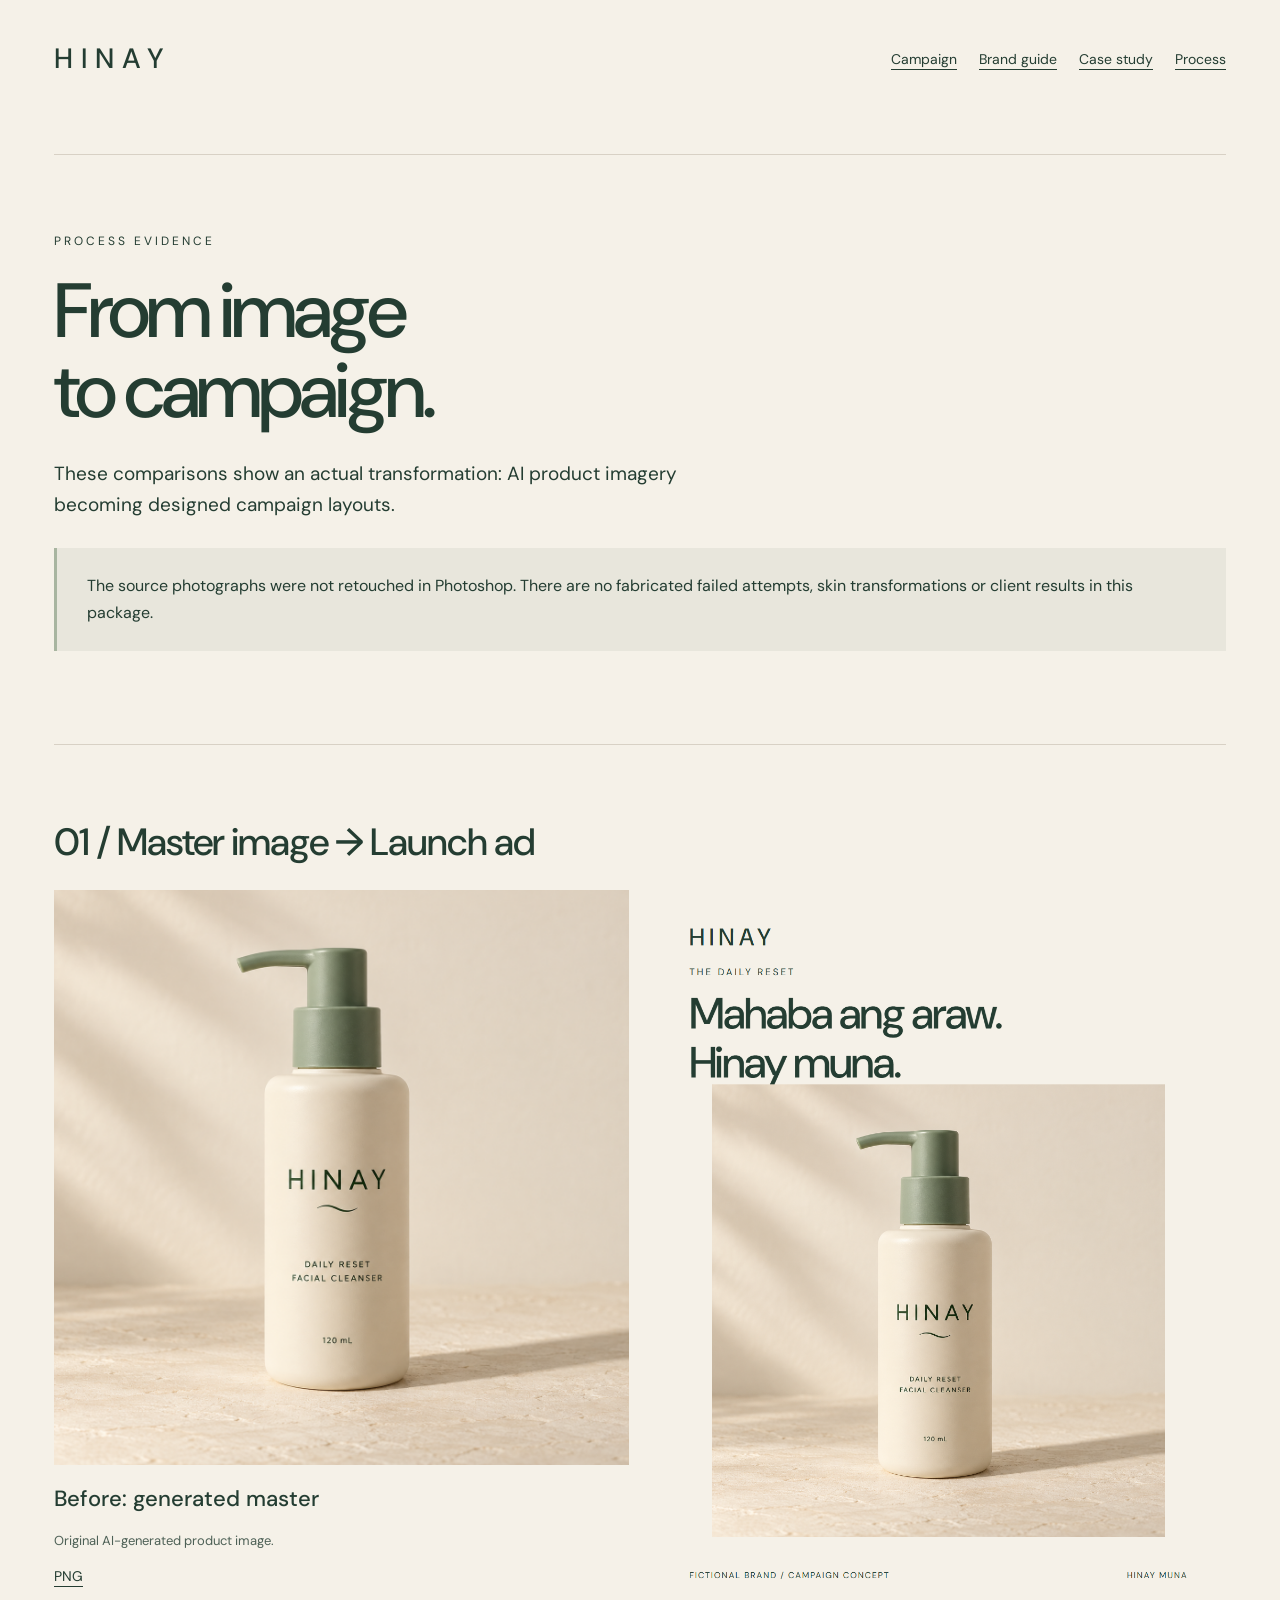
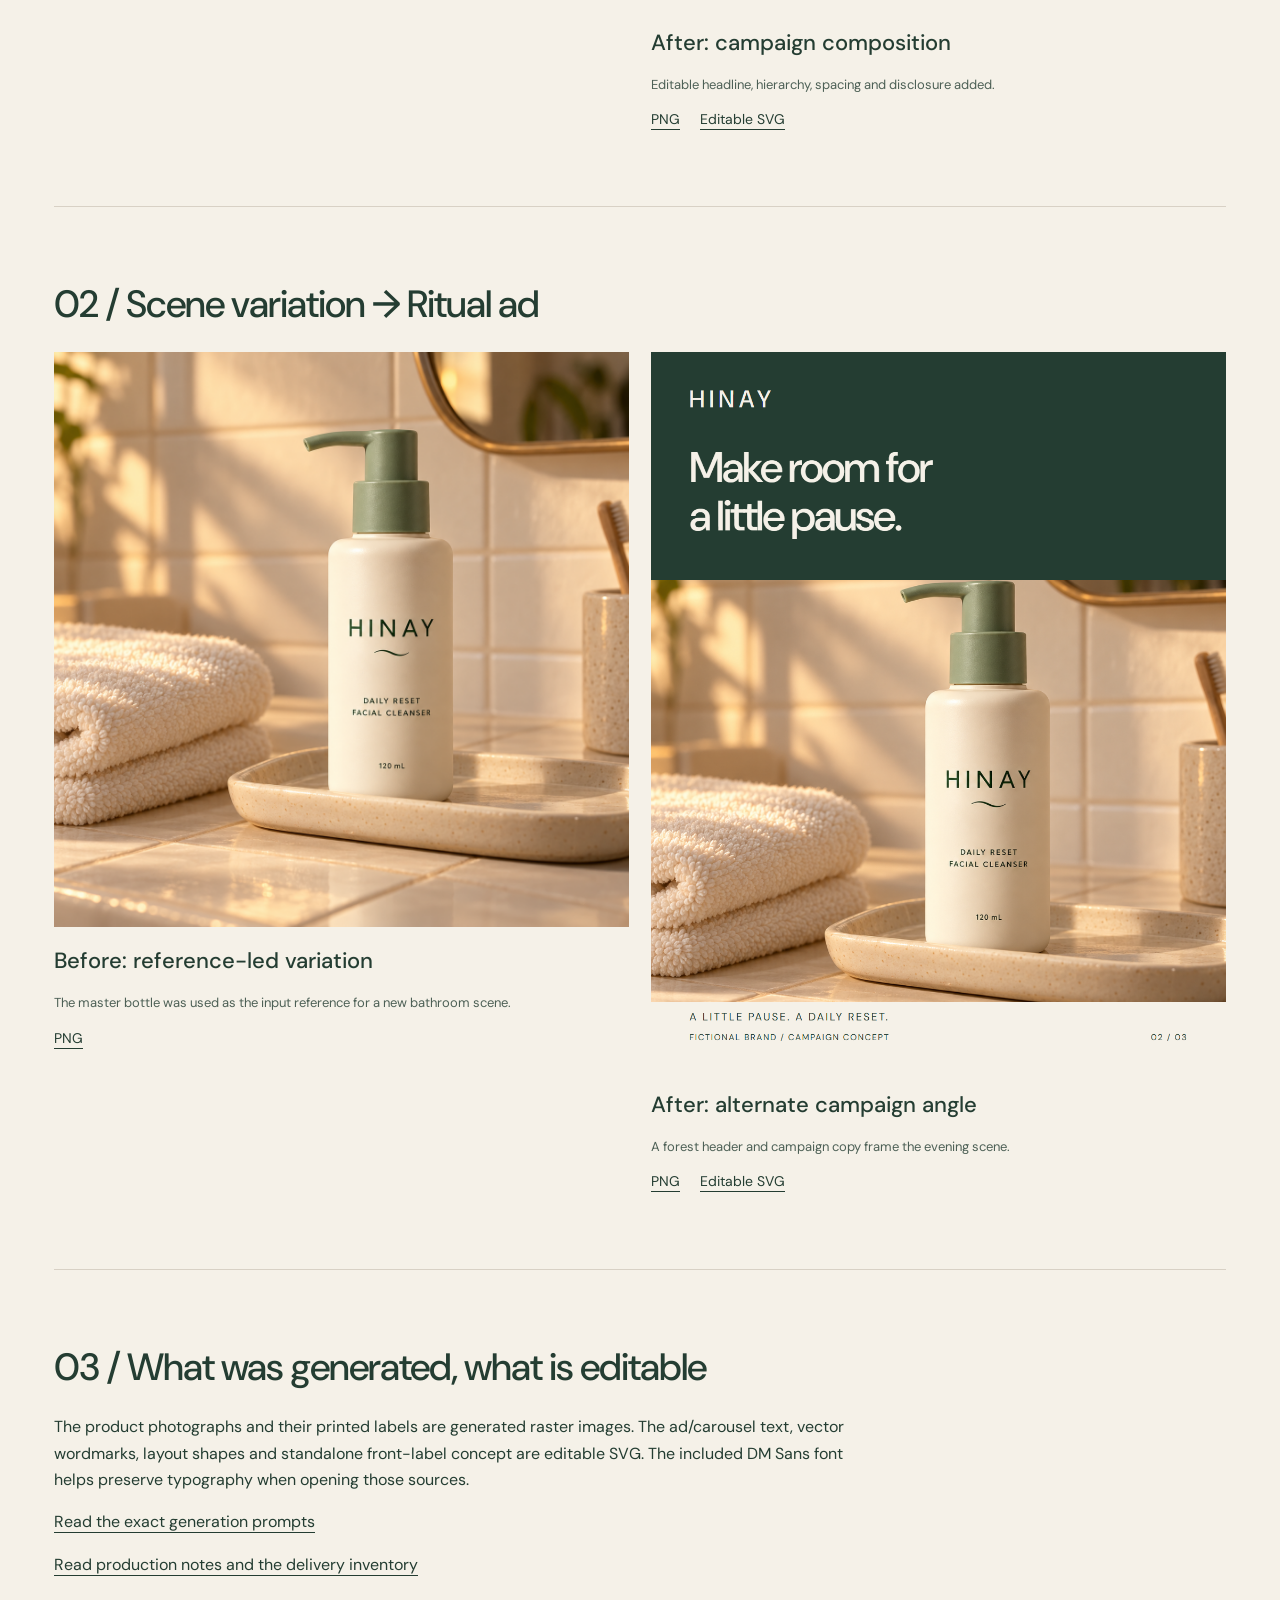
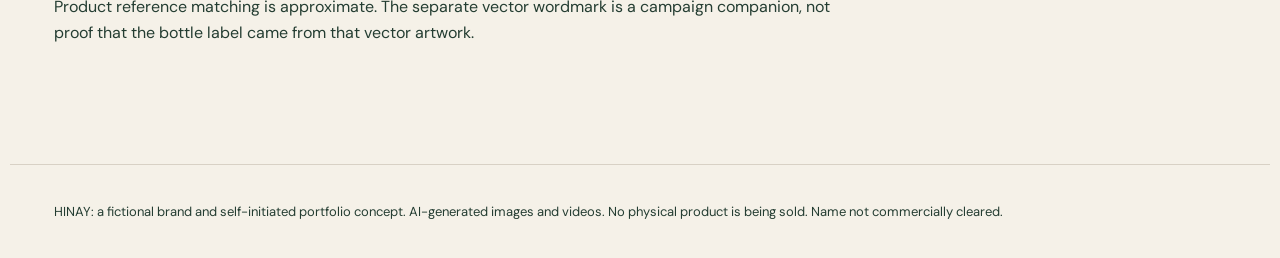
<file: projects/hinay/process.html>
<!doctype html><html lang="en"><head><meta charset="UTF-8"><meta name="viewport" content="width=device-width,initial-scale=1"><title>HINAY Process</title><link rel="stylesheet" href="campaign.css"><link rel="icon" type="image/svg+xml" href="brand/favicon.svg"></head><body><header><div class="top"><a class="logo" href="index.html" style="text-decoration:none">HINAY</a><nav aria-label="Campaign"><a href="index.html">Campaign</a><a href="brand-guide.html">Brand guide</a><a href="case-study.html">Case study</a><a href="process.html">Process</a></nav></div></header><main>
<section class="section"><p class="eyebrow">Process evidence</p><h1>From image<br>to campaign.</h1><p class="lede">These comparisons show an actual transformation: AI product imagery becoming designed campaign layouts.</p><div class="callout">The source photographs were not retouched in Photoshop. There are no fabricated failed attempts, skin transformations or client results in this package.</div></section>
<section class="section"><h2>01 / Master image → Launch ad</h2><div class="grid two"><article class="card"><a href="product-images/01-hero.png"><img src="product-images/01-hero.png" alt="Original AI-generated product image." loading="lazy"></a><h3>Before: generated master</h3><p class="meta">Original AI-generated product image.</p><div class="linkrow"><a href="product-images/01-hero.png" download>PNG</a></div></article><article class="card"><a href="ads/01-hinay-muna.png"><img src="ads/01-hinay-muna.png" alt="Editable headline, hierarchy, spacing and disclosure added." loading="lazy"></a><h3>After: campaign composition</h3><p class="meta">Editable headline, hierarchy, spacing and disclosure added.</p><div class="linkrow"><a href="ads/01-hinay-muna.png" download>PNG</a><a href="editable/ads/01-hinay-muna.svg" download>Editable SVG</a></div></article></div></section>
<section class="section"><h2>02 / Scene variation → Ritual ad</h2><div class="grid two"><article class="card"><a href="product-images/02-evening-ritual.png"><img src="product-images/02-evening-ritual.png" alt="The master bottle was used as the input reference for a new bathroom scene." loading="lazy"></a><h3>Before: reference-led variation</h3><p class="meta">The master bottle was used as the input reference for a new bathroom scene.</p><div class="linkrow"><a href="product-images/02-evening-ritual.png" download>PNG</a></div></article><article class="card"><a href="ads/02-little-pause.png"><img src="ads/02-little-pause.png" alt="A forest header and campaign copy frame the evening scene." loading="lazy"></a><h3>After: alternate campaign angle</h3><p class="meta">A forest header and campaign copy frame the evening scene.</p><div class="linkrow"><a href="ads/02-little-pause.png" download>PNG</a><a href="editable/ads/02-little-pause.svg" download>Editable SVG</a></div></article></div></section>
<section class="section"><h2>03 / What was generated, what is editable</h2><p>The product photographs and their printed labels are generated raster images. The ad/carousel text, vector wordmarks, layout shapes and standalone front-label concept are editable SVG. The included DM Sans font helps preserve typography when opening those sources.</p><p><a href="process/image-generation-prompts.txt">Read the exact generation prompts</a></p><p><a href="process/production-notes.txt">Read production notes and the delivery inventory</a></p><p>Product reference matching is approximate. The separate vector wordmark is a campaign companion, not proof that the bottle label came from that vector artwork.</p></section></main><footer>HINAY: a fictional brand and self-initiated portfolio concept. AI-generated images and videos. No physical product is being sold. Name not commercially cleared.</footer></body></html>
</file>
<file: projects/hinay/studio.css>
@font-face{font-family:DM;src:url('brand/DM-Sans.ttf') format('truetype');font-weight:100 1000;font-display:swap}
:root{--cream:#f5f1e8;--ink:#243d32;--sage:#a8b5a0;--clay:#c58f78;--stone:#d8d1c5;--muted:#546458;--line:rgba(36,61,50,.2);--serif:Georgia,'Times New Roman',serif;--sans:DM,Arial,sans-serif}
*{box-sizing:border-box}html{scroll-behavior:smooth;scroll-padding-top:104px}body{margin:0;background:var(--cream);color:var(--ink);font-family:var(--sans);font-size:16px;line-height:1.65}body.viewer-open{overflow:hidden}button,a{-webkit-tap-highlight-color:transparent}a{color:inherit;text-underline-offset:5px}button{font:inherit;color:inherit;cursor:pointer}button:disabled{cursor:default}button:focus-visible,a:focus-visible,summary:focus-visible{outline:2px solid var(--ink);outline-offset:6px}button,a{touch-action:manipulation}img{display:block;width:100%;height:auto}p,h1,h2{margin-top:0}p{margin-bottom:20px}h1,h2{font-weight:400}h1 em,h2 em{font-family:var(--serif);font-weight:400}h2{font-size:clamp(46px,5vw,74px);line-height:1.06;letter-spacing:-3px;margin-bottom:30px}.eyebrow{font-size:10px;font-weight:500;line-height:1.6;letter-spacing:2.2px;text-transform:uppercase;margin-bottom:28px}.section-pad{padding:112px max(6vw,24px);scroll-margin-top:0}.skip-link{position:fixed;left:20px;top:-80px;background:var(--ink);color:var(--cream);padding:12px 20px;z-index:200}.skip-link:focus{top:12px}.announcement{min-height:38px;background:var(--ink);color:var(--cream);display:flex;justify-content:space-between;align-items:center;padding:7px 6vw;gap:16px;font-size:10px;letter-spacing:.6px}.announcement a{white-space:nowrap;text-decoration:none}.announcement a span{padding-left:10px}.site-header{min-height:94px;padding:20px 6vw;display:flex;align-items:center;justify-content:space-between;gap:28px;border-bottom:1px solid var(--line);background:rgba(245,241,232,.95);backdrop-filter:blur(15px);position:sticky;top:0;z-index:20}.wordmark{font-size:27px;letter-spacing:8px;font-weight:500;text-decoration:none;position:relative;line-height:1;padding-bottom:10px}.wordmark svg{width:42px;height:12px;position:absolute;left:36px;bottom:-6px;fill:none;stroke:var(--ink);stroke-width:1.5}.site-header nav{display:flex;align-items:center;gap:32px}.site-header nav a{font-size:12px;text-decoration:none;position:relative}.site-header nav a:not(.nav-kit):after{content:'';position:absolute;height:1px;background:var(--ink);left:0;right:100%;bottom:-5px;transition:right .2s}.site-header nav a:hover:after{right:0}.site-header nav a.active{font-weight:600}.nav-kit{border-bottom:1px solid var(--ink);padding-bottom:5px;margin-left:20px}.nav-kit span{margin-left:14px}.menu-toggle{display:none}
.hero{display:grid;grid-template-columns:1fr 1fr;gap:3vw;position:relative;padding:64px 7vw 94px;align-items:center;min-height:min(820px,calc(100svh - 132px));background:#eeece2}.hero-copy{position:relative;z-index:2}.hero .eyebrow{font-size:9px;letter-spacing:1.8px;display:flex;align-items:center;gap:10px;margin-bottom:32px}.tiny-dot{width:5px;height:5px;background:var(--ink);border-radius:50%;display:inline-block}.hero h1{font-size:clamp(70px,7.5vw,114px);line-height:.99;letter-spacing:-5px;margin-bottom:28px}.hero h1 em{color:#586e55;display:inline-block;white-space:nowrap;letter-spacing:-4px}.hero-description{font-size:14px;line-height:1.8;color:var(--muted);margin-bottom:28px}.button{display:inline-flex;align-items:center;justify-content:space-between;gap:45px;text-decoration:none;padding:16px 24px;font-size:12px;min-height:52px;border:1px solid var(--ink);transition:background .2s,transform .2s}.button:hover{transform:translateY(-3px)}.button-dark{background:var(--ink);color:var(--cream)}.button-dark:hover{background:#3c5947}.button-outline{background:transparent}.button-outline:hover{background:var(--ink);color:var(--cream)}.hero-footnote{display:flex;gap:12px;align-items:center;margin-top:31px;font-family:var(--serif);font-size:14px;font-style:italic}.short-rule{width:28px;height:1px;background:var(--ink)}.hero-visual{position:relative;width:100%;max-width:580px;justify-self:center}.arch-frame{height:clamp(450px,44vw,630px);border-radius:45% 45% 4px 4px;overflow:hidden;background:#ded8c5}.arch-frame img{width:100%;height:100%;object-fit:cover;animation:quiet-drift 9s ease-in-out infinite;transform:scale(1.025)}.hero-product-note{display:flex;justify-content:space-between;align-items:center;gap:20px;margin-top:18px;font-size:10px}.hero-product-note span:first-child{letter-spacing:2px}.hero-product-note span:last-child{color:var(--muted)}.vertical-note{position:absolute;top:38%;right:-36px;writing-mode:vertical-rl;font-size:8px;letter-spacing:3px}.hero-ripple{position:absolute;width:130px;height:40px;bottom:42px;left:-58px;stroke:var(--cream);stroke-width:1.6;pointer-events:none}.scroll-note{position:absolute;bottom:25px;left:7vw;font-size:8px;letter-spacing:1.8px;text-decoration:none;display:flex;align-items:center;gap:16px}.scroll-note span{font-size:22px;line-height:1}.ticker{overflow:hidden;background:var(--sage);border-top:1px solid var(--line);border-bottom:1px solid var(--line);padding:17px 0}.ticker-track{display:flex;width:max-content;animation:ticker 34s linear infinite}.ticker:hover .ticker-track,.ticker:focus-within .ticker-track{animation-play-state:paused}.ticker-group{display:flex;align-items:center;flex-shrink:0;gap:58px;padding-right:58px;min-width:100vw;justify-content:space-around}.ticker span{font-family:var(--serif);font-size:29px;white-space:nowrap}.ticker i{font-size:21px;font-style:normal;opacity:.65}
.product{display:grid;grid-template-columns:1fr 1fr;gap:8vw;align-items:center}.product-photo{position:relative;background:#e9e2d5;overflow:hidden}.product-photo img{aspect-ratio:1;object-fit:cover;transition:opacity .15s}.photo-index{position:absolute;bottom:18px;left:20px;background:rgba(245,241,232,.9);font-size:10px;letter-spacing:2px;padding:7px 12px}.scene-picker{display:flex;gap:0;margin-top:18px;border-bottom:1px solid var(--line)}.scene-picker button{flex:1;border:0;border-bottom:2px solid transparent;background:transparent;font-size:11px;padding:14px 5px 16px;text-align:left;transition:border-color .2s}.scene-picker button[aria-pressed=true]{border-color:var(--ink);font-weight:600}.scene-picker button span{font-size:9px;margin-right:8px;color:var(--muted)}.product-copy{max-width:510px}.section-lede{font-size:19px;line-height:1.6;color:var(--ink)}.product-copy>p:not(.eyebrow):not(.section-lede):not(.concept-note),.story-copy>p:not(.eyebrow):not(.section-lede){font-size:14px;color:var(--muted);line-height:1.9}.product-facts{display:grid;grid-template-columns:repeat(3,minmax(0,1fr));gap:15px;border-top:1px solid var(--line);border-bottom:1px solid var(--line);padding:22px 0;margin:28px 0}.product-facts span{display:block;font-size:8px;letter-spacing:1.3px;margin-bottom:9px}.product-facts strong{font-size:11px;font-weight:500}.text-link{display:inline-flex;gap:28px;align-items:center;font-size:12px;text-decoration:none;border-bottom:1px solid var(--ink);padding:5px 0 8px}.text-link span{transition:transform .2s}.text-link:hover span{transform:translate(2px,-2px)}.concept-note{font-size:10px;color:var(--muted);margin:22px 0 0}.manifesto{background:var(--ink);color:var(--cream);position:relative;overflow:hidden;text-align:center;padding:100px 24px 92px}.manifesto-inner{position:relative;z-index:1}.manifesto .eyebrow{color:#c1cbbb;margin-bottom:38px}.manifesto h2{font-size:clamp(58px,7vw,104px);letter-spacing:-4px}.manifesto h2 em{color:#c1cbbb}.manifesto p:not(.eyebrow){font-size:14px;line-height:1.9;color:#d5d9ca}.manifesto svg{display:block;width:110px;height:40px;margin:30px auto 23px;fill:none;stroke:var(--sage);stroke-width:1.4}.manifesto-signature{font-size:9px;letter-spacing:4px}.manifesto-orbit{position:absolute;border:1px solid rgba(168,181,160,.16);border-radius:50%;width:700px;height:700px;top:0}.orbit-one{left:-460px;transform:rotate(-25deg)}.orbit-two{right:-460px;top:-220px;width:850px;height:850px}.section-heading{display:flex;justify-content:space-between;align-items:flex-end;gap:36px;margin-bottom:48px}.section-heading h2{margin-bottom:0}.section-heading>p{max-width:340px;color:var(--muted);font-size:13px;line-height:1.9;margin:0 0 6px}.ritual-layout{display:grid;grid-template-columns:1fr 1fr;gap:8vw;align-items:center}.ritual-image{position:relative}.ritual-image img{aspect-ratio:1.04;object-fit:cover}.ritual-image>span{position:absolute;left:20px;bottom:20px;font-size:9px;letter-spacing:2px;background:var(--cream);padding:8px 12px}.chapter{display:flex;align-items:flex-start;width:100%;gap:24px;text-align:left;background:none;border:0;border-top:1px solid var(--line);padding:28px 0;opacity:.67;transition:opacity .2s}.chapter:hover,.chapter.active{opacity:1}.chapter.active .chapter-title{font-family:var(--serif);font-style:italic}.chapter-number{font-size:11px;padding-top:10px}.chapter-body{flex:1;display:block}.chapter-title{display:block;font-size:36px;line-height:1.2;letter-spacing:-1px}.chapter-description{display:none;max-width:32ch;font-size:13px;line-height:1.8;margin-top:15px;color:var(--muted)}.chapter.active .chapter-description{display:block}.chapter-arrow{font-size:22px;padding-top:5px}.ritual-bottom-note{font-family:var(--serif);font-style:italic;font-size:14px;margin:15px 0 0;padding-top:25px;border-top:1px solid var(--line)}
.campaign{background:#eae7dd}.gallery-toolbar{display:flex;justify-content:space-between;align-items:center;gap:20px;margin-bottom:32px;border-bottom:1px solid var(--line)}.gallery-filters{display:flex;gap:30px}.gallery-filters button{border:0;border-bottom:2px solid transparent;background:none;padding:16px 0;font-size:12px;white-space:nowrap}.gallery-filters button[aria-pressed=true]{border-bottom-color:var(--ink);font-weight:600}.gallery-filters button span{font-size:9px;margin-left:7px;opacity:.65}.gallery-hint{font-size:8px;letter-spacing:1.4px}.gallery-hint span{margin-left:12px;font-size:15px}.art-grid{display:grid;grid-template-columns:repeat(3,minmax(0,1fr));gap:24px}.art-card{min-width:0;animation:card-in .35s ease both}.art-card button{position:relative;display:block;width:100%;padding:0;border:0;background:#dedbd0;overflow:hidden;text-align:left}.art-card img{aspect-ratio:4/5;object-fit:cover;transition:transform .45s}.art-card[data-type=product] img{aspect-ratio:1}.art-card button:hover img{transform:scale(1.035)}.art-open{position:absolute;right:15px;bottom:15px;background:var(--cream);width:38px;height:38px;display:grid;place-items:center;border-radius:50%;font-size:19px;transition:background .2s}.art-card button:hover .art-open{background:var(--sage)}.art-caption{display:flex;justify-content:space-between;gap:18px;margin-top:14px;align-items:baseline}.art-caption h3{margin:0;font-size:13px;font-weight:500}.art-caption span{font-size:9px;color:var(--muted);white-space:nowrap}.campaign-foot{margin-top:40px;padding-top:25px;border-top:1px solid var(--line);display:flex;justify-content:space-between;gap:30px;align-items:center}.campaign-foot p{font-size:14px;margin:0}.campaign-foot p span{font-size:11px;color:var(--muted)}.story{display:grid;grid-template-columns:1fr 1fr;gap:10vw;align-items:center}.story-copy{max-width:480px}.story-visual{padding:0 0 0 20px}.story-visual img{aspect-ratio:1/1.1;object-fit:cover;border-radius:48% 48% 0 0}.colour-caption{display:flex;justify-content:space-between;align-items:center;gap:20px;border-top:1px solid var(--line);padding-top:20px;margin-top:24px;font-size:8px;letter-spacing:1.6px}.colour-dots{display:flex;gap:8px}.colour-dots i{width:20px;height:20px;border-radius:50%;background:var(--swatch);border:1px solid rgba(36,61,50,.22)}.project-notes{display:grid;grid-template-columns:1fr 1fr;gap:10vw;background:#dce1d4;align-items:center}.project-intro h2{font-size:clamp(44px,4.7vw,67px)}.project-intro>p:not(.eyebrow){font-size:13px;color:var(--muted);max-width:47ch}.project-resources>a{padding:32px 0;border-top:1px solid var(--line);display:flex;justify-content:space-between;gap:30px;align-items:center;font-size:29px;line-height:1.25;text-decoration:none;transition:padding .2s}.project-resources>a:last-child{border-bottom:1px solid var(--line)}.project-resources>a:hover{padding-left:10px}.project-resources small{font-size:8px;letter-spacing:2px;display:block;margin-bottom:13px}.faq{display:grid;grid-template-columns:1fr 1.6fr;column-gap:7vw}.faq>.eyebrow{grid-column:1/-1}.faq h2{font-size:48px}.faq details{border-top:1px solid var(--line)}.faq details:last-child{border-bottom:1px solid var(--line)}.faq summary{cursor:pointer;list-style:none;display:flex;justify-content:space-between;gap:20px;padding:23px 0;font-size:14px}.faq summary::-webkit-details-marker{display:none}.faq summary span{font-size:20px;transition:transform .2s}.faq details[open] summary span{transform:rotate(45deg)}.faq details p{font-size:13px;color:var(--muted);max-width:65ch;padding-right:24px;line-height:1.9}.site-footer{background:var(--ink);color:var(--cream);padding:66px 6vw 24px}.footer-top{display:flex;justify-content:space-between;align-items:center;gap:30px;padding-bottom:52px}.footer-wordmark{font-size:clamp(50px,7vw,100px);letter-spacing:20px;font-weight:400;line-height:1;text-decoration:none}.footer-top p{font-family:var(--serif);font-size:24px;line-height:1.3;margin:0;font-style:italic;color:#d5d9ca}.back-top{font-size:8px;letter-spacing:1.5px;text-decoration:none}.back-top span{margin-left:20px;font-size:24px}.footer-bottom{display:flex;justify-content:space-between;gap:30px;border-top:1px solid rgba(245,241,232,.2);padding-top:22px}.footer-bottom p{font-size:9px;color:#c1cbbb;margin:0}.site-footer a:focus-visible{outline-color:var(--sage)}
.art-dialog{border:0;background:var(--cream);color:var(--ink);max-width:1100px;width:calc(100% - 48px);max-height:calc(100svh - 48px);padding:20px 28px 28px;overflow:auto}.art-dialog::backdrop{background:rgba(14,29,22,.82);backdrop-filter:blur(8px)}.viewer-bar{display:flex;justify-content:space-between;align-items:center;margin-bottom:12px}.viewer-bar .eyebrow{margin:0}.icon-button{border:1px solid var(--line);background:transparent;display:grid;place-items:center;width:42px;height:42px;font-size:19px;flex-shrink:0}.icon-button:hover{background:var(--sage)}.viewer-stage{display:flex;align-items:center;justify-content:space-between;gap:20px;min-height:150px}.viewer-stage img{height:58svh;max-width:calc(100% - 124px);width:auto;object-fit:contain}.viewer-details{display:flex;justify-content:space-between;align-items:flex-start;gap:24px;margin-top:20px;border-top:1px solid var(--line);padding-top:20px}.viewer-details h2{font-size:29px;letter-spacing:-1px;margin:0 0 6px}.viewer-details p{font-size:12px;color:var(--muted);margin:0;max-width:60ch}.viewer-downloads{display:flex;gap:20px;flex-shrink:0;font-size:10px;padding-top:5px}.viewer-downloads a[hidden]{display:none}.reveal{opacity:1;transform:none}.motion-ready .reveal{opacity:0;transform:translateY(25px);transition:opacity .7s ease,transform .7s ease}.motion-ready .reveal.visible{opacity:1;transform:none}
@keyframes ticker{to{transform:translateX(-50%)}}@keyframes quiet-drift{0%,100%{transform:scale(1.025) translateY(0)}50%{transform:scale(1.025) translateY(-5px)}}@keyframes card-in{from{opacity:0;transform:translateY(8px)}to{opacity:1;transform:none}}
@media(min-width:1600px){.section-pad{padding-left:max(8vw,calc((100vw - 1440px)/2));padding-right:max(8vw,calc((100vw - 1440px)/2))}.hero{padding-left:max(8vw,calc((100vw - 1440px)/2));padding-right:max(8vw,calc((100vw - 1440px)/2));min-height:840px}.hero h1{font-size:120px}.hero-visual{max-width:620px}.arch-frame{height:660px}.scroll-note{left:max(8vw,calc((100vw - 1440px)/2))}}
@media(max-width:1050px){.site-header nav{gap:20px}.nav-kit{margin-left:0}.hero{padding-left:6vw;padding-right:6vw;gap:4vw}.hero h1{font-size:8.5vw;letter-spacing:-4px}.hero h1 em{letter-spacing:-3px}.arch-frame{height:510px}.vertical-note{right:-25px}.hero .eyebrow{font-size:8px;letter-spacing:1px}.product,.ritual-layout{gap:6vw}.gallery-hint{display:none}.project-notes{gap:7vw}.viewer-details{flex-direction:column}.art-grid{gap:18px}.scene-picker button{font-size:10px}.scene-picker button span{display:none}}
@media(max-width:760px){html{scroll-padding-top:84px}.announcement{padding:9px 24px;justify-content:center;min-height:36px;font-size:8px;text-align:center}.announcement>a{display:none}.site-header{min-height:78px;padding:19px 24px}.wordmark{font-size:24px;letter-spacing:7px}.wordmark svg{left:30px;width:40px}.menu-toggle{display:flex;align-items:center;gap:15px;background:none;border:0;padding:8px 0 8px 15px;font-size:12px;min-height:40px}.menu-toggle>span:last-child{font-size:23px;line-height:1;transition:transform .2s}.menu-toggle[aria-expanded=true]>span:last-child{transform:rotate(45deg)}.site-header nav{display:none;position:absolute;left:0;right:0;top:100%;background:var(--cream);border-bottom:1px solid var(--line);padding:20px 24px 28px;flex-direction:column;align-items:stretch;gap:0;box-shadow:0 20px 25px rgba(36,61,50,.06)}.site-header nav.open{display:flex}.site-header nav a{font-size:17px;padding:13px 0}.site-header .nav-kit{border-bottom:0;margin-top:10px;font-size:12px}.hero{grid-template-columns:1fr;gap:36px;padding:44px 24px 72px;min-height:0}.hero h1{font-size:clamp(65px,13.5vw,98px);line-height:1.02;letter-spacing:-3.5px;margin-bottom:24px}.hero h1 em{letter-spacing:-3px}.hero .eyebrow{font-size:8px;letter-spacing:1.2px;margin-bottom:25px}.hero-description{font-size:13px}.hero-footnote{display:none}.hero-visual{width:90%;max-width:440px;margin-top:0}.arch-frame{height:auto;aspect-ratio:1/1.12}.vertical-note{right:-26px;font-size:7px;letter-spacing:2px}.hero-product-note{font-size:8px;gap:8px}.hero-product-note span:first-child{letter-spacing:1px}.hero-product-note span:last-child{max-width:170px;text-align:right}.hero-ripple{width:90px;left:-20px;bottom:40px}.scroll-note{left:24px;bottom:19px;font-size:7px;letter-spacing:1.3px}.ticker{padding:13px 0}.ticker-group{gap:30px;padding-right:30px;min-width:780px}.ticker span{font-size:24px}.ticker i{font-size:17px}.section-pad{padding:66px 24px}h2{font-size:49px;letter-spacing:-2px;margin-bottom:23px}.eyebrow{font-size:8px;letter-spacing:1.8px;margin-bottom:24px}.product{grid-template-columns:1fr;gap:36px}.product-copy{max-width:100%}.product-copy .section-lede{font-size:18px}.product-facts{gap:10px}.product-facts span{font-size:7px;letter-spacing:1px}.product-facts strong{font-size:10px}.scene-picker button{font-size:11px}.scene-picker button span{display:inline;font-size:8px}.concept-note{font-size:9px}.manifesto{padding:75px 24px}.manifesto h2{font-size:clamp(45px,10.8vw,74px);letter-spacing:-2px}.manifesto .eyebrow{font-size:8px}.manifesto p:not(.eyebrow){font-size:13px}.section-heading{display:block;margin-bottom:34px}.section-heading>p{margin-top:24px;font-size:12px}.ritual-layout{grid-template-columns:1fr;gap:25px}.ritual-image img{aspect-ratio:1.14}.chapter{padding:23px 0;gap:20px}.chapter-title{font-size:31px}.chapter-description{font-size:12px;max-width:38ch}.ritual-bottom-note{font-size:13px}.gallery-toolbar{margin-bottom:24px;overflow-x:auto}.gallery-filters{gap:24px;min-width:max-content}.gallery-filters button{font-size:11px;padding:15px 0}.gallery-filters button span{font-size:8px}.art-grid{grid-template-columns:repeat(2,minmax(0,1fr));gap:22px 14px}.art-card:first-child{grid-column:1/-1}.art-caption{display:block;margin-top:10px}.art-caption h3{font-size:12px}.art-caption span{font-size:8px}.art-open{height:30px;width:30px;right:10px;bottom:10px;font-size:16px}.campaign-foot{align-items:flex-start;flex-direction:column;gap:18px;margin-top:30px}.campaign-foot p{font-size:13px}.campaign-foot p span{font-size:10px}.campaign-foot .text-link{font-size:11px}.story{grid-template-columns:1fr;gap:38px}.story-visual{padding:0 18px}.colour-caption{font-size:7px;gap:12px}.colour-dots{gap:6px}.colour-dots i{width:17px;height:17px}.project-notes{grid-template-columns:1fr;gap:35px}.project-intro h2{font-size:51px}.project-resources>a{padding:24px 0;font-size:25px}.faq{display:block}.faq h2{font-size:44px}.faq-list{margin-top:30px}.faq summary{font-size:12px;align-items:center;min-height:65px}.faq details p{font-size:12px}.site-footer{padding:48px 24px 25px}.footer-top{flex-wrap:wrap;gap:27px;padding-bottom:32px}.footer-wordmark{font-size:48px;letter-spacing:13px}.footer-top p{font-size:20px}.back-top{width:100%;font-size:8px}.footer-bottom{flex-direction:column;gap:12px}.footer-bottom p{font-size:8px}.art-dialog{width:calc(100% - 24px);padding:14px;max-height:calc(100svh - 24px)}.viewer-bar .eyebrow{font-size:8px}.viewer-stage{position:relative;padding-bottom:48px;gap:0;justify-content:center}.viewer-stage img{height:auto;max-width:100%;max-height:57svh;width:auto}.viewer-arrow{position:absolute;bottom:0;width:37px;height:37px}.viewer-arrow:first-child{left:0}.viewer-arrow:last-child{right:0}.viewer-details{gap:17px;margin-top:15px;padding-top:15px}.viewer-details h2{font-size:25px}.viewer-details p{font-size:10px}.viewer-downloads{font-size:10px;gap:20px;flex-wrap:wrap}.viewer-bar .icon-button{width:36px;height:36px}}
@media(max-width:760px){.hero{grid-template-columns:minmax(0,1fr)}.hero-copy{min-width:0}.hero h1{font-size:clamp(48px,15vw,98px)}}
@media(prefers-reduced-motion:reduce){html{scroll-behavior:auto}*,*:before,*:after{animation:none!important;transition:none!important}.motion-ready .reveal{opacity:1;transform:none}}
.films{background:#e6e9df}.film-grid{display:grid;grid-template-columns:repeat(2,minmax(0,1fr));gap:44px;max-width:900px;margin:0 auto}.film-card{min-width:0}.film-card video{display:block;width:100%;aspect-ratio:9/16;background:#243d32;object-fit:contain;max-height:680px}.film-caption{display:flex;justify-content:space-between;gap:18px;margin-top:20px}.film-caption .eyebrow{font-size:8px;margin-bottom:10px}.film-caption h3{font-size:18px;font-weight:500;line-height:1.4;margin:0 0 10px}.film-caption p:not(.eyebrow){font-size:12px;color:var(--muted);margin:0}.film-caption>a{font-size:10px;white-space:nowrap;padding-top:4px}.film-credit{font-size:10px;color:var(--muted);max-width:900px;margin:36px auto 0}.films video:focus-visible{outline:2px solid var(--ink);outline-offset:5px}@media(max-width:760px){.film-grid{grid-template-columns:1fr;gap:40px;max-width:390px}.film-caption h3{font-size:17px}.film-credit{font-size:9px;margin-top:25px}}
@media print{.announcement,.site-header nav,.menu-toggle,.ticker,.gallery-filters,.gallery-hint,.scroll-note,.art-open,.back-top{display:none}.site-header{position:static}.section-pad{padding:40px 24px}.hero{min-height:0}.motion-ready .reveal{opacity:1;transform:none}.art-grid{grid-template-columns:repeat(3,1fr)}}
</file>
<file: projects/pocketplan/case-study.css>
@font-face{font-family:DM;src:url('../hinay/brand/DM-Sans.ttf') format('truetype');font-weight:100 1000;font-display:swap}*{box-sizing:border-box}html{scroll-behavior:smooth;scroll-padding-top:25px}body{margin:0;background:#f5f6f0;color:#17392d;font-family:DM,Arial,sans-serif;line-height:1.8}a{color:inherit;text-underline-offset:5px}a:focus-visible{outline:3px solid #537d4e;outline-offset:6px}img{width:100%;display:block;height:auto}header,main,footer{max-width:1280px;margin:auto;padding-left:48px;padding-right:48px}header{padding-top:27px;padding-bottom:27px;display:flex;justify-content:space-between;align-items:center;gap:20px;border-bottom:1px solid #d7dfd2}.back{font-size:12px;text-decoration:none}.status{font-size:9px;letter-spacing:1.4px;display:flex;align-items:center;gap:10px}.status i{width:6px;height:6px;border-radius:50%;background:#64875c}.skip-link{position:fixed;top:-80px;left:20px;padding:12px 18px;background:#17392d;color:white;z-index:5}.skip-link:focus{top:12px}.hero{display:grid;grid-template-columns:1.4fr .6fr;gap:70px;padding:65px 0 85px;align-items:center}.eyebrow{font-size:10px;letter-spacing:2px;line-height:1.6;margin:0 0 23px;font-weight:600}h1{font-size:79px;letter-spacing:-5px;line-height:1.1;font-weight:600;margin:0 0 28px}h1>span{display:block;font-size:49px;letter-spacing:-2px;margin-top:30px;line-height:1.15}h1 em{font-family:Georgia,serif;font-weight:400}.lede{font-size:18px;max-width:49ch;color:#50665a}.tags{display:flex;gap:8px;flex-wrap:wrap;margin:25px 0}.tags>span{font-size:10px;padding:5px 11px;border:1px solid #cdd6c8;border-radius:30px}.actions{display:flex;gap:24px;align-items:center;flex-wrap:wrap}.button{display:inline-block;padding:13px 20px;background:#225840;color:#fff;text-decoration:none;font-size:12px}.button:hover{background:#17392d}.text-link{font-size:12px}.demo-note{font-size:11px;max-width:57ch;color:#50665a;margin-top:23px}.mobile-preview{max-width:270px;margin:0 15px;justify-self:center}.mobile-preview img{border:7px solid #17392d;border-radius:26px;box-shadow:0 20px 45px #17392d1a}figcaption{font-size:10px;color:#50665a;margin-top:15px}.mobile-preview figcaption{text-align:center;font-size:8px;letter-spacing:2px}.overview,.details-grid{display:grid;grid-template-columns:1fr 1fr;gap:70px;padding:65px 0;border-top:1px solid #d7dfd2}h2{font-weight:500;font-size:40px;line-height:1.15;letter-spacing:-1.5px;margin:0 0 26px}p{font-size:14px;margin:0 0 18px}.screen-section,.features{padding:65px 0;border-top:1px solid #d7dfd2}.wide-screen{margin:35px 0}.wide-screen img,.screen-grid img{border:1px solid #d7dfd2;border-radius:12px}.screen-grid{display:grid;grid-template-columns:1fr 1fr;gap:26px}.screen-grid figure{margin:0}.feature-grid{display:grid;grid-template-columns:repeat(4,minmax(0,1fr));gap:24px;margin-top:40px}.feature-grid article{border-top:1px solid #cdd6c8;padding-top:20px}.feature-grid article>span{font-size:10px;color:#64875c}h3{font-size:18px;line-height:1.4;margin:15px 0}.feature-grid p{font-size:12px;color:#50665a}.verification-note{font-size:11px;padding:18px;background:#e9eee2;border-left:2px solid #91a77d}.closing{text-align:center;background:#e9eee2;padding:60px 25px;margin:10px 0 70px}.closing .text-link{display:block;margin-top:20px}footer{padding-top:23px;padding-bottom:26px;border-top:1px solid #d7dfd2;display:flex;justify-content:space-between;gap:20px;font-size:10px;color:#50665a}@media(max-width:760px){header,main,footer{padding-left:24px;padding-right:24px}header{align-items:flex-start;flex-direction:column;gap:12px}.hero{grid-template-columns:1fr;gap:35px;padding:45px 0 55px}h1{font-size:58px;letter-spacing:-3px}h1>span{font-size:42px}.lede{font-size:16px}.mobile-preview{max-width:240px}.overview,.details-grid{grid-template-columns:1fr;gap:20px;padding:45px 0}h2{font-size:34px}.feature-grid,.screen-grid{grid-template-columns:1fr;gap:25px}.screen-section,.features{padding:45px 0}.closing{padding:45px 20px;margin-bottom:45px}footer{flex-direction:column;gap:8px}.status{font-size:8px;letter-spacing:1px}}@media(prefers-reduced-motion:reduce){html{scroll-behavior:auto}}
</file>
<file: projects/timpla-cafe/styles.css>
:root {
  --espresso: #482b1b;
  --cream: #fff7e8;
  --paper: #fffdf8;
  --ink: #2d1b12;
  --muted: #77665d;
  --line: rgba(72, 43, 27, 0.16);
  --terracotta: #b9603d;
  --lavender: #cbb2db;
  --radius: 1.6rem;
  --shadow: 0 18px 45px rgba(72, 43, 27, 0.12);
}

* { box-sizing: border-box; }
html { scroll-behavior: smooth; }
body { margin: 0; color: var(--ink); background: var(--paper); font-family: "DM Sans", Arial, sans-serif; }
button, input, textarea { font: inherit; }
button, a { -webkit-tap-highlight-color: transparent; }
a { color: inherit; text-decoration: none; }
img { display: block; max-width: 100%; }

.skip-link { position: fixed; top: .5rem; left: .5rem; z-index: 99; transform: translateY(-200%); padding: .75rem 1rem; background: var(--cream); border-radius: .6rem; }
.skip-link:focus { transform: none; }

.site-header { height: 74px; padding: 0 5vw; display: flex; align-items: center; justify-content: space-between; position: sticky; top: 0; z-index: 20; background: rgba(255,253,248,.92); backdrop-filter: blur(18px); border-bottom: 1px solid var(--line); }
.brand { display: inline-flex; align-items: center; gap: .65rem; font-family: "Fraunces", Georgia, serif; font-size: 1.25rem; font-weight: 700; }
.brand em { font-weight: 600; }
.brand-mark { width: 2.35rem; height: 2.35rem; display: grid; place-items: center; border-radius: 50%; color: var(--cream); background: var(--espresso); font-family: "Fraunces", Georgia, serif; }
.desktop-nav { display: none; gap: 2rem; align-items: center; font-weight: 600; font-size: .92rem; }
.desktop-nav a { padding: .5rem 0; border-bottom: 2px solid transparent; }
.desktop-nav a.active { border-color: var(--espresso); }
.cart-pill { display: inline-grid; place-items: center; min-width: 1.4rem; height: 1.4rem; margin-left: .2rem; color: var(--cream); background: var(--espresso); border-radius: 99px; font-size: .7rem; }
.header-order { padding: .7rem 1rem; border: 1px solid var(--espresso); border-radius: 99px; font-weight: 700; font-size: .8rem; }

.screen { display: none; min-height: calc(100vh - 74px); animation: enter .36s ease both; }
.screen.active { display: block; }
@keyframes enter { from { opacity: 0; transform: translateY(8px); } }

.hero { min-height: calc(100vh - 74px); position: relative; isolation: isolate; display: flex; align-items: flex-end; padding: 3.5rem 6vw 5rem; overflow: hidden; color: #fffaf0; background: var(--espresso); }
.hero > img { position: absolute; inset: -2%; width: 104%; height: 104%; object-fit: cover; object-position: 58% center; z-index: -2; animation: hero-drift 16s ease-in-out infinite alternate; }
@keyframes hero-drift { from { transform: scale(1); } to { transform: scale(1.045) translate3d(-.5%, -.35%, 0); } }
.hero-overlay { position: absolute; inset: 0; z-index: -1; background: linear-gradient(180deg, rgba(30,14,7,.04) 10%, rgba(30,14,7,.83) 88%); }
.hero-copy { max-width: 650px; }
.eyebrow { margin: 0 0 .8rem; text-transform: uppercase; letter-spacing: .16em; font-size: .72rem; font-weight: 700; }
h1, h2 { font-family: "Fraunces", Georgia, serif; line-height: .98; letter-spacing: -.035em; }
.hero h1 { margin: 0; max-width: 650px; font-size: clamp(3.1rem, 10vw, 6.8rem); }
.hero h1 em { color: #f2c795; }
.hero-copy > p:not(.eyebrow) { max-width: 540px; margin: 1.5rem 0 0; line-height: 1.7; color: rgba(255,250,240,.84); }
.hero-actions { display: flex; flex-wrap: wrap; gap: .8rem; margin-top: 1.7rem; }
.button { border: 0; border-radius: 99px; min-height: 48px; padding: .9rem 1.25rem; display: inline-flex; align-items: center; justify-content: center; gap: .6rem; font-weight: 700; cursor: pointer; transition: transform .18s ease, box-shadow .18s ease, background .18s ease; }
.button:hover { transform: translateY(-2px); }
.button:focus-visible, a:focus-visible, .filter:focus-visible { outline: 3px solid var(--terracotta); outline-offset: 3px; }
.button-primary { background: var(--espresso); color: var(--cream); box-shadow: 0 10px 25px rgba(35,16,8,.2); }
.hero .button-primary { background: var(--cream); color: var(--espresso); }
.button-ghost { border: 1px solid rgba(255,255,255,.5); color: #fff; backdrop-filter: blur(7px); }
.hero-note { display: none; position: absolute; right: 5vw; bottom: 4rem; flex-direction: column; padding: 1rem 1.2rem; border-left: 2px solid #f2c795; font-size: .78rem; }
.hero-note strong { margin-top: .25rem; font-size: 1rem; }

.home-section, .page-heading, .menu-tools, .menu-grid, .cart-layout, .contact-hero, .contact-grid { width: min(1180px, 90vw); margin-inline: auto; }
.home-section { padding: 6rem 0; }
.intro h2, .bestseller h2, .page-heading h1 { margin: 0; font-size: clamp(2.8rem, 8vw, 5.5rem); }
.section-lede { max-width: 700px; margin: 1.6rem 0 3rem; color: var(--muted); font-size: 1.05rem; line-height: 1.75; }
.feature-grid { display: grid; gap: 1rem; }
.feature-grid article { padding: 1.6rem; border-top: 1px solid var(--line); background: linear-gradient(180deg, transparent, rgba(255,247,232,.6)); }
.feature-grid span { font-size: .72rem; font-weight: 700; color: var(--terracotta); }
.feature-grid h3 { margin: 1.6rem 0 .5rem; font-family: "Fraunces", Georgia, serif; font-size: 1.45rem; }
.feature-grid p { margin: 0; color: var(--muted); line-height: 1.6; }

.bestseller { padding-inline: 7vw; display: grid; gap: 2rem; align-items: center; overflow: hidden; background: var(--cream); border-radius: var(--radius); margin-bottom: 6rem; }
.bestseller > div:first-child { padding-top: 4rem; }
.bestseller p:not(.eyebrow) { max-width: 500px; color: var(--muted); line-height: 1.7; }
.drink-art { min-height: 320px; position: relative; display: grid; place-items: center; overflow: hidden; background: radial-gradient(circle at 50% 42%, #eadff2 0 28%, var(--lavender) 68%); border-radius: 50% 50% 0 0; }
.drink-art > p { position: absolute; right: .8rem; top: 1rem; color: rgba(72,43,27,.7) !important; font-weight: 700; letter-spacing: .2em; font-size: .7rem; }
.drink-art > img { z-index: 2; width: 82%; height: 94%; object-fit: contain; filter: drop-shadow(0 28px 24px rgba(72,43,27,.24)); animation: product-float 4.8s ease-in-out infinite; }
.product-orbit { position: absolute; width: 72%; aspect-ratio: 1; border: 1px solid rgba(72,43,27,.16); border-radius: 50%; animation: orbit-pulse 5s ease-in-out infinite; }
@keyframes product-float { 0%, 100% { transform: translateY(5px) rotate(-1deg); } 50% { transform: translateY(-9px) rotate(1deg); } }
@keyframes orbit-pulse { 0%, 100% { transform: scale(.9); opacity: .42; } 50% { transform: scale(1.04); opacity: .82; } }
.drink-cup { width: 145px; height: 220px; position: relative; border: 5px solid rgba(255,255,255,.6); border-radius: 8px 8px 35px 35px; background: linear-gradient(#f5ead9 0 30%, #aa7a5f 31% 43%, #8d70a5 44% 100%); box-shadow: 0 25px 30px rgba(72,43,27,.22); }
.drink-cup::before, .drink-cup::after { content: ""; position: absolute; width: 35px; height: 35px; border: 3px solid rgba(255,255,255,.45); transform: rotate(20deg); top: 65px; left: 25px; }
.drink-cup::after { left: 75px; top: 92px; transform: rotate(-12deg); }

.page-heading { padding-top: 5rem; }
.page-heading > p:last-child { max-width: 620px; color: var(--muted); line-height: 1.65; }
.page-heading.compact { padding-bottom: 2rem; }
.menu-tools { padding: 2rem 0; display: grid; gap: 1rem; }
.menu-search { display: grid; gap: .45rem; max-width: 430px; color: var(--muted); font-size: .75rem; font-weight: 700; text-transform: uppercase; letter-spacing: .08em; }
.menu-search input { width: 100%; padding: .9rem 1rem; color: var(--ink); background: #fff; border: 1px solid var(--line); border-radius: 99px; }
.menu-search input:focus { outline: 3px solid rgba(185,96,61,.25); border-color: var(--terracotta); }
.filter-row { display: flex; gap: .6rem; overflow-x: auto; scrollbar-width: none; }
.filter { border: 1px solid var(--line); background: transparent; padding: .75rem 1rem; border-radius: 99px; white-space: nowrap; cursor: pointer; font-weight: 600; }
.filter.active { color: var(--cream); background: var(--espresso); }
.menu-grid { display: grid; gap: 1rem; padding-bottom: 7rem; }
.menu-empty { grid-column: 1 / -1; padding: 3rem 1rem; text-align: center; color: var(--muted); border: 1px dashed var(--line); border-radius: var(--radius); }
.menu-card { padding: 1rem; display: grid; grid-template-columns: 112px 1fr; gap: 1rem; align-items: center; border: 1px solid var(--line); border-radius: 1.25rem; background: #fff; transition: transform .28s ease, box-shadow .28s ease, border-color .28s ease; }
.menu-card:hover { transform: translateY(-3px); box-shadow: var(--shadow); }
.menu-card:hover .product-photo { transform: translateY(-5px) scale(1.055) rotate(.6deg); }
.menu-art { width: 112px; height: 142px; position: relative; display: grid; place-items: center; overflow: hidden; border-radius: 1rem; font-size: 2.5rem; background: radial-gradient(circle at 50% 38%, color-mix(in srgb, var(--card-color), white 34%), var(--card-color)); }
.product-photo { width: 100%; height: 100%; padding: .35rem; object-fit: contain; filter: drop-shadow(0 12px 10px rgba(72,43,27,.18)); transition: transform .35s cubic-bezier(.2,.75,.25,1); }
.product-placeholder { width: 100%; height: 100%; display: grid; place-content: center; gap: .3rem; text-align: center; color: var(--espresso); }
.product-placeholder b { font-size: 2.4rem; }
.product-placeholder small { max-width: 70px; text-transform: uppercase; letter-spacing: .08em; font-size: .5rem; font-weight: 800; opacity: .65; }
.menu-card h2 { margin: 0; font-size: 1.32rem; letter-spacing: -.02em; }
.menu-card p { margin: .35rem 0 .8rem; color: var(--muted); line-height: 1.45; font-size: .86rem; }
.card-bottom { display: flex; align-items: center; justify-content: space-between; }
.price { font-weight: 800; }
.add-button { width: 2.4rem; height: 2.4rem; border: 0; border-radius: 50%; cursor: pointer; background: var(--espresso); color: var(--cream); font-size: 1.25rem; }
.tag { display: inline-block; margin-bottom: .55rem; color: var(--terracotta); text-transform: uppercase; letter-spacing: .1em; font-size: .62rem; font-weight: 800; }

.cart-layout { display: grid; gap: 2rem; padding-bottom: 7rem; }
.cart-items { min-height: 280px; }
.cart-item { display: grid; grid-template-columns: 72px 1fr auto; gap: 1rem; align-items: center; padding: 1rem 0; border-bottom: 1px solid var(--line); }
.cart-item .menu-art { width: 72px; height: 78px; font-size: 1.8rem; }
.cart-item .product-photo { padding: .2rem; }
.cart-item h3 { margin: 0 0 .3rem; font-family: "Fraunces", Georgia, serif; }
.cart-item p { margin: 0; color: var(--muted); font-size: .85rem; }
.quantity { display: flex; align-items: center; gap: .65rem; }
.quantity button { width: 2rem; height: 2rem; border: 1px solid var(--line); border-radius: 50%; background: transparent; cursor: pointer; }
.empty-cart { min-height: 300px; display: grid; place-items: center; text-align: center; border: 1px dashed var(--line); border-radius: var(--radius); }
.empty-cart span { font-size: 3rem; }
.empty-cart h2 { margin: .5rem 0; font-size: 2rem; }
.empty-cart p { color: var(--muted); }
.order-summary { align-self: start; padding: 1.5rem; color: var(--cream); background: var(--espresso); border-radius: var(--radius); }
.order-summary h2 { margin: 0 0 1.5rem; font-size: 1.8rem; }
.order-summary > div { display: flex; justify-content: space-between; padding: .65rem 0; color: rgba(255,247,232,.72); }
.order-summary strong { color: var(--cream); }
.order-summary .summary-total { margin-top: .6rem; padding-top: 1.2rem; border-top: 1px solid rgba(255,247,232,.25); font-size: 1.1rem; color: var(--cream); }
.checkout { width: 100%; margin-top: 1.4rem; color: var(--espresso); background: var(--cream); }
.checkout:disabled { cursor: not-allowed; opacity: .48; transform: none; }
.order-summary > p { text-align: center; font-size: .72rem; color: rgba(255,247,232,.6); }

.contact-hero { padding: 5rem 0 2rem; display: grid; gap: 2rem; align-items: end; }
.contact-hero .page-heading { width: auto; margin: 0; padding: 0; }
.map-card { min-height: 300px; position: relative; display: grid; place-items: center; overflow: hidden; color: var(--espresso); background: #e6d8bc; border-radius: var(--radius); }
.map-card::before { content: ""; position: absolute; inset: 0; opacity: .5; background-image: radial-gradient(var(--espresso) 1px, transparent 1px); background-size: 18px 18px; }
.road { position: absolute; width: 120%; height: 25px; background: var(--paper); transform: rotate(-18deg); }
.road-two { transform: rotate(37deg); }
.road-three { transform: rotate(90deg); }
.map-pin { z-index: 2; width: 4rem; height: 4rem; display: grid; place-items: center; color: var(--cream); background: var(--espresso); border: 5px solid var(--cream); border-radius: 50% 50% 50% 0; transform: rotate(-45deg); box-shadow: var(--shadow); font: 700 1.5rem "Fraunces", Georgia, serif; }
.map-pin::first-letter { transform: rotate(45deg); }
.map-card strong { z-index: 2; position: absolute; bottom: 1rem; padding: .45rem .8rem; background: var(--cream); border-radius: 99px; font-size: .8rem; }
.contact-grid { display: grid; gap: 1rem; padding-bottom: 7rem; }
.visit-card, .contact-form { padding: 2rem; border-radius: var(--radius); }
.visit-card { color: var(--cream); background: var(--espresso); }
.visit-card h2, .contact-form h2 { margin: 0 0 1.2rem; font-size: 2.2rem; }
.visit-card > p:not(.eyebrow) { color: rgba(255,247,232,.7); line-height: 1.7; }
.visit-card dl { margin: 2rem 0 0; }
.visit-card dl div { display: flex; justify-content: space-between; gap: 1rem; padding: .8rem 0; border-top: 1px solid rgba(255,247,232,.2); }
.visit-card dt { color: rgba(255,247,232,.65); }
.visit-card dd { margin: 0; text-align: right; font-weight: 600; }
.contact-form { background: var(--cream); }
.contact-form label { display: block; margin-top: 1rem; font-size: .8rem; font-weight: 700; }
.contact-form input, .contact-form textarea { width: 100%; margin-top: .45rem; padding: .9rem 1rem; color: var(--ink); background: var(--paper); border: 1px solid var(--line); border-radius: .75rem; resize: vertical; }
.contact-form input:focus, .contact-form textarea:focus { outline: 2px solid var(--terracotta); border-color: transparent; }
.contact-form .button { margin-top: 1.2rem; width: 100%; }
.contact-form .demo-note { margin: .8rem 0 0; color: var(--muted); font-size: .72rem; line-height: 1.5; }

.site-footer { padding: 4rem 5vw 7rem; display: grid; gap: 2rem; color: var(--cream); background: #24140d; }
.site-footer p { color: rgba(255,247,232,.58); }
.site-footer > div:nth-child(2) { display: flex; flex-wrap: wrap; gap: 1rem; align-items: center; }
.site-footer > div:nth-child(2) p { flex-basis: 100%; margin: 0; }
.social-placeholder { color: rgba(255,247,232,.72); font-size: .86rem; }
.footer-brand .brand-mark { color: var(--espresso); background: var(--cream); }
.site-footer > p { font-size: .75rem; align-self: end; }

.mobile-nav { position: fixed; z-index: 30; bottom: .7rem; left: 50%; transform: translateX(-50%); width: min(94vw, 430px); height: 67px; padding: .45rem .7rem; display: flex; justify-content: space-around; align-items: center; color: rgba(255,247,232,.62); background: rgba(45,27,18,.95); backdrop-filter: blur(16px); border: 1px solid rgba(255,255,255,.12); border-radius: 1.2rem; box-shadow: 0 15px 35px rgba(35,16,8,.28); }
.mobile-nav a { min-width: 58px; display: flex; flex-direction: column; gap: .2rem; align-items: center; font-size: .66rem; }
.mobile-nav a > span { font-size: 1.2rem; line-height: 1; }
.mobile-nav a.active { color: var(--cream); }
.mobile-cart-wrap { position: relative; }
.mobile-cart-wrap b { position: absolute; top: -.55rem; right: -.75rem; display: grid; place-items: center; min-width: 1.1rem; height: 1.1rem; padding: 0 .2rem; background: var(--terracotta); color: #fff; border-radius: 99px; font-size: .58rem; }
.toast { position: fixed; z-index: 40; left: 50%; bottom: 5.5rem; transform: translate(-50%, 15px); padding: .8rem 1rem; color: var(--cream); background: var(--espresso); border-radius: 99px; box-shadow: var(--shadow); opacity: 0; pointer-events: none; transition: .25s ease; font-size: .84rem; white-space: nowrap; }
.toast.show { opacity: 1; transform: translate(-50%, 0); }

.reveal { opacity: 0; transform: translateY(24px); transition: opacity .65s ease var(--reveal-delay, 0ms), transform .65s cubic-bezier(.2,.75,.25,1) var(--reveal-delay, 0ms); }
.reveal.in-view { opacity: 1; transform: none; }

.order-dialog { width: min(560px, 92vw); padding: 0; color: var(--ink); background: var(--paper); border: 0; border-radius: var(--radius); box-shadow: 0 30px 80px rgba(35,16,8,.35); }
.order-dialog::backdrop { background: rgba(35,16,8,.7); backdrop-filter: blur(5px); }
.order-dialog form { position: relative; padding: 2rem; }
.order-dialog h2 { margin: 0 0 1rem; font-size: 2.25rem; }
.order-dialog pre { max-height: 280px; overflow: auto; padding: 1rem; white-space: pre-wrap; color: var(--cream); background: var(--espresso); border-radius: 1rem; font: 500 .88rem/1.6 "DM Sans", Arial, sans-serif; }
.order-dialog form > p:not(.eyebrow) { color: var(--muted); font-size: .82rem; line-height: 1.5; }
.dialog-close { position: absolute; top: 1rem; right: 1rem; width: 2.4rem; height: 2.4rem; border: 1px solid var(--line); border-radius: 50%; background: transparent; cursor: pointer; font-size: 1.4rem; }
.dialog-actions { display: flex; flex-wrap: wrap; gap: .7rem; margin-top: 1.2rem; }
.button-secondary { color: var(--espresso); background: transparent; border: 1px solid var(--espresso); }

@media (min-width: 700px) {
  .site-header { height: 82px; }
  .desktop-nav { display: flex; }
  .header-order { padding-inline: 1.25rem; }
  .mobile-nav { display: none; }
  .screen { min-height: calc(100vh - 82px); }
  .hero { min-height: calc(100vh - 82px); align-items: center; }
  .hero-overlay { background: linear-gradient(90deg, rgba(35,16,8,.83) 0%, rgba(35,16,8,.48) 42%, rgba(35,16,8,.05) 75%); }
  .hero > img { object-position: center; }
  .hero-note { display: flex; }
  .feature-grid { grid-template-columns: repeat(3, 1fr); }
  .bestseller { grid-template-columns: 1.05fr .95fr; }
  .bestseller > div:first-child { padding: 4rem 0; }
  .drink-art { align-self: stretch; min-height: 430px; }
  .menu-grid { grid-template-columns: repeat(2, 1fr); gap: 1.2rem; }
  .cart-layout { grid-template-columns: 1fr 360px; }
  .contact-hero { grid-template-columns: .9fr 1.1fr; }
  .contact-grid { grid-template-columns: 1fr 1fr; }
  .site-footer { padding-bottom: 4rem; grid-template-columns: 1fr auto auto; }
  .toast { bottom: 2rem; }
}

@media (min-width: 940px) {
  .menu-tools { grid-template-columns: minmax(260px, 430px) 1fr; align-items: end; }
  .filter-row { justify-content: flex-end; }
}

@media (min-width: 1080px) {
  .menu-grid { grid-template-columns: repeat(3, 1fr); }
  .menu-card { grid-template-columns: 1fr; }
  .menu-art { width: 100%; height: 245px; font-size: 4rem; }
  .menu-art.compact { width: 72px; height: 78px; }
}

@media (prefers-reduced-motion: reduce) {
  *, *::before, *::after { scroll-behavior: auto !important; animation-duration: .01ms !important; transition-duration: .01ms !important; }
  .reveal { opacity: 1 !important; transform: none !important; }
}
</file>
<file: projects/hinay/campaign.css>
@font-face{font-family:DM;src:url('brand/DM-Sans.ttf')}*{box-sizing:border-box}html{scroll-behavior:smooth}body{margin:0;background:#F5F1E8;color:#243D32;font-family:DM,Arial,sans-serif;line-height:1.65}a{color:inherit;text-underline-offset:5px}a:focus-visible,button:focus-visible{outline:3px solid #C58F78;outline-offset:5px}header,main,footer{max-width:1260px;margin:auto;padding:36px 44px}nav{display:flex;gap:22px;flex-wrap:wrap;font-size:14px}.logo{font-size:28px;letter-spacing:8px;font-weight:500}.top{display:flex;justify-content:space-between;align-items:center;gap:30px}.eyebrow{text-transform:uppercase;letter-spacing:3px;font-size:12px}.hero{display:grid;grid-template-columns:1fr 1fr;gap:40px;align-items:center;padding:55px 0 72px}h1{font-size:clamp(48px,6vw,88px);line-height:1.04;letter-spacing:-4px;font-weight:500;margin:20px 0 26px}h2{font-size:38px;letter-spacing:-1px;font-weight:500;line-height:1.2;margin:10px 0 24px}h3{font-size:22px;font-weight:500}p{max-width:72ch}.lede{font-size:19px;max-width:48ch}.pill{display:inline-block;border:1px solid #D8D1C5;padding:6px 12px;border-radius:30px;font-size:12px;margin:3px 3px 3px 0}.hero img{width:100%;display:block}.button{display:inline-block;background:#243D32;color:#F5F1E8;padding:13px 22px;text-decoration:none;margin:15px 12px 0 0;border:0;border-radius:2px}.section{padding:65px 0;border-top:1px solid #D8D1C5}.grid{display:grid;grid-template-columns:repeat(3,minmax(0,1fr));gap:22px}.grid.two{grid-template-columns:repeat(2,minmax(0,1fr))}.card{min-width:0}.card img{width:100%;display:block;background:#D8D1C5}.card h3{margin:16px 0 5px}.meta{font-size:13px;opacity:.8}.linkrow{display:flex;gap:20px;margin:10px 0;font-size:14px}.swatches{display:grid;grid-template-columns:repeat(5,minmax(0,1fr));gap:12px}.swatch{height:105px;border:1px solid #D8D1C5;margin-bottom:10px}.callout{padding:25px 30px;background:#E8E6DC;border-left:3px solid #A8B5A0;margin:28px 0}.split{display:grid;grid-template-columns:1fr 1fr;gap:48px}.scroll{display:flex;gap:18px;overflow-x:auto;padding-bottom:18px}.scroll .card{flex:0 0 260px}.number{font-size:12px;letter-spacing:2px;text-transform:uppercase}table{border-collapse:collapse;width:100%;font-size:14px}td,th{padding:12px;text-align:left;border-bottom:1px solid #D8D1C5}footer{font-size:13px;border-top:1px solid #D8D1C5}li{margin-bottom:7px}@media(max-width:700px){header,main,footer{padding:24px}.top{align-items:flex-start;flex-direction:column}.hero,.split{grid-template-columns:1fr;gap:24px}.hero{padding-top:30px}h1{letter-spacing:-2px}.grid,.grid.two{grid-template-columns:1fr}.swatches{grid-template-columns:repeat(2,minmax(0,1fr))}.section{padding:42px 0}.scroll .card{flex-basis:235px}}@media print{nav,.button,.linkrow{display:none}header,main,footer{padding:20px}.section{break-inside:avoid}body{font-size:11pt}.hero{padding:20px 0}h1{font-size:45pt}.grid{grid-template-columns:repeat(3,1fr)}}
</file>
